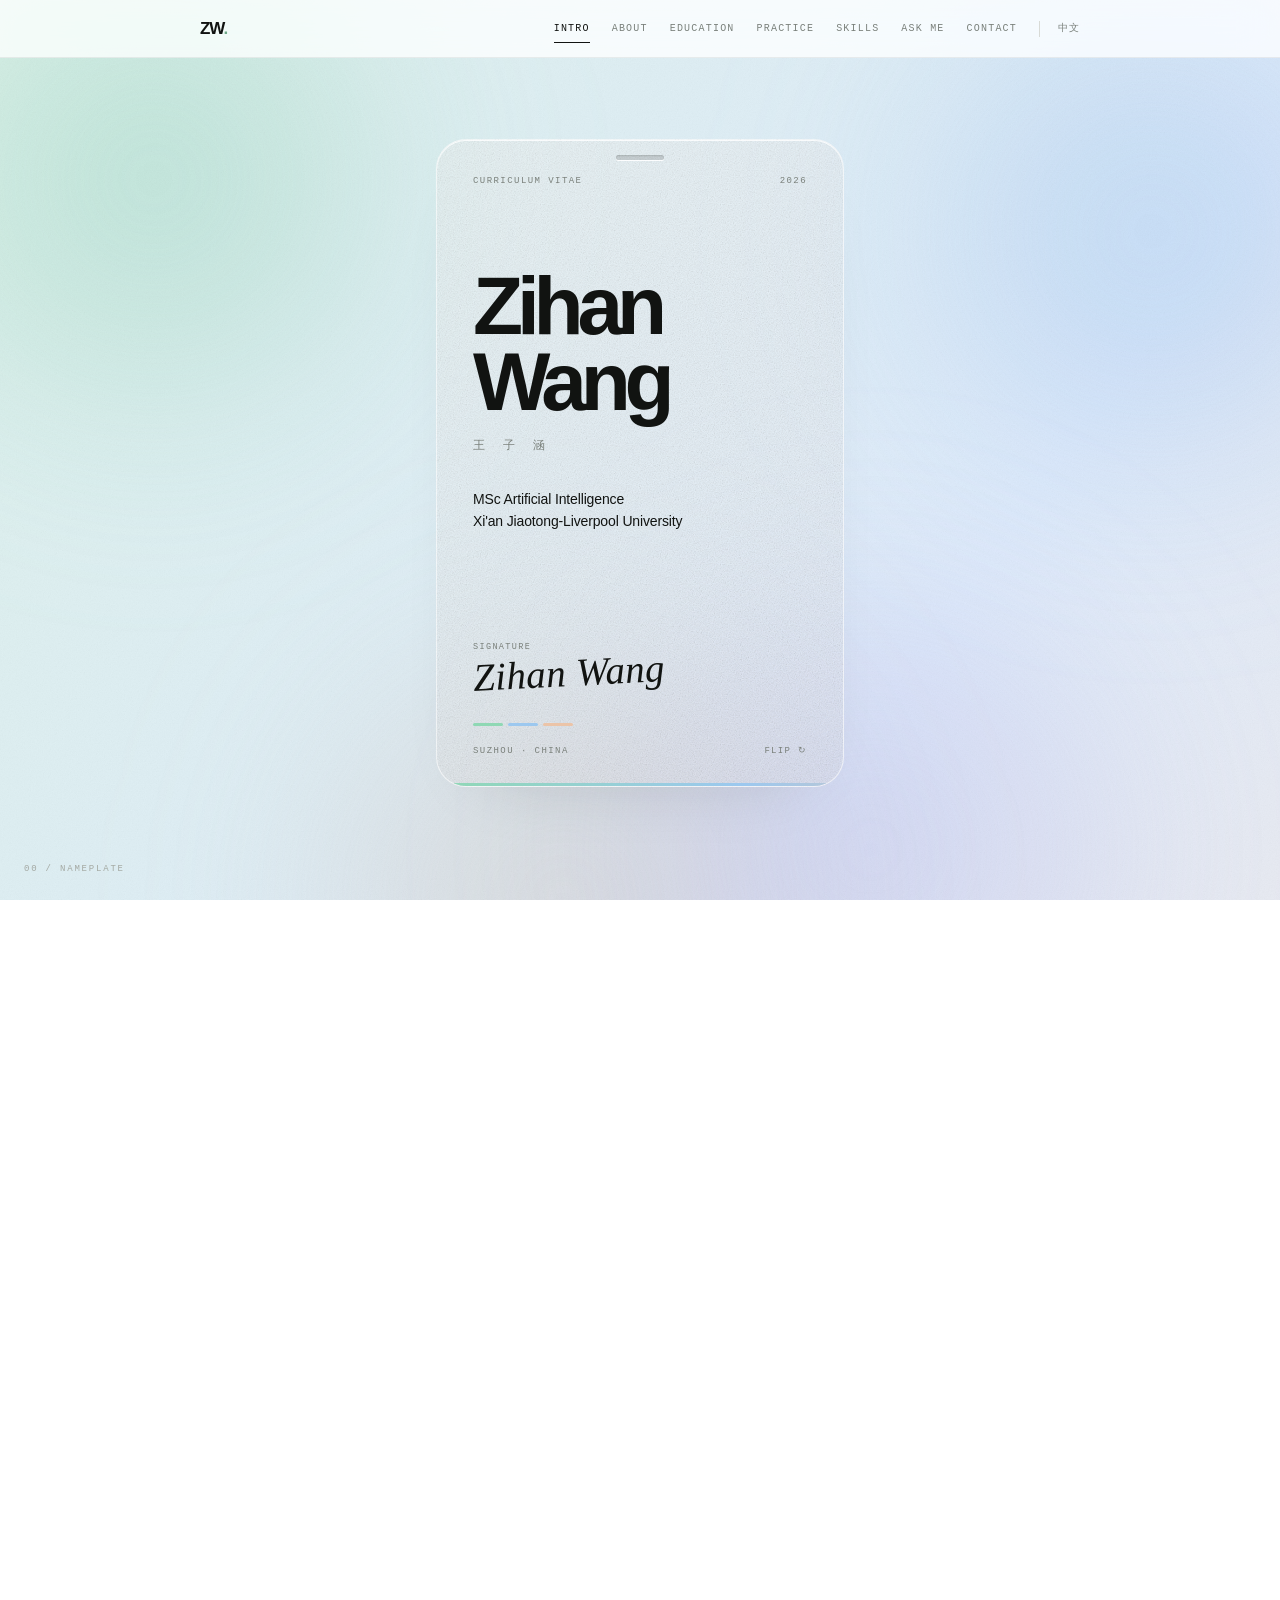
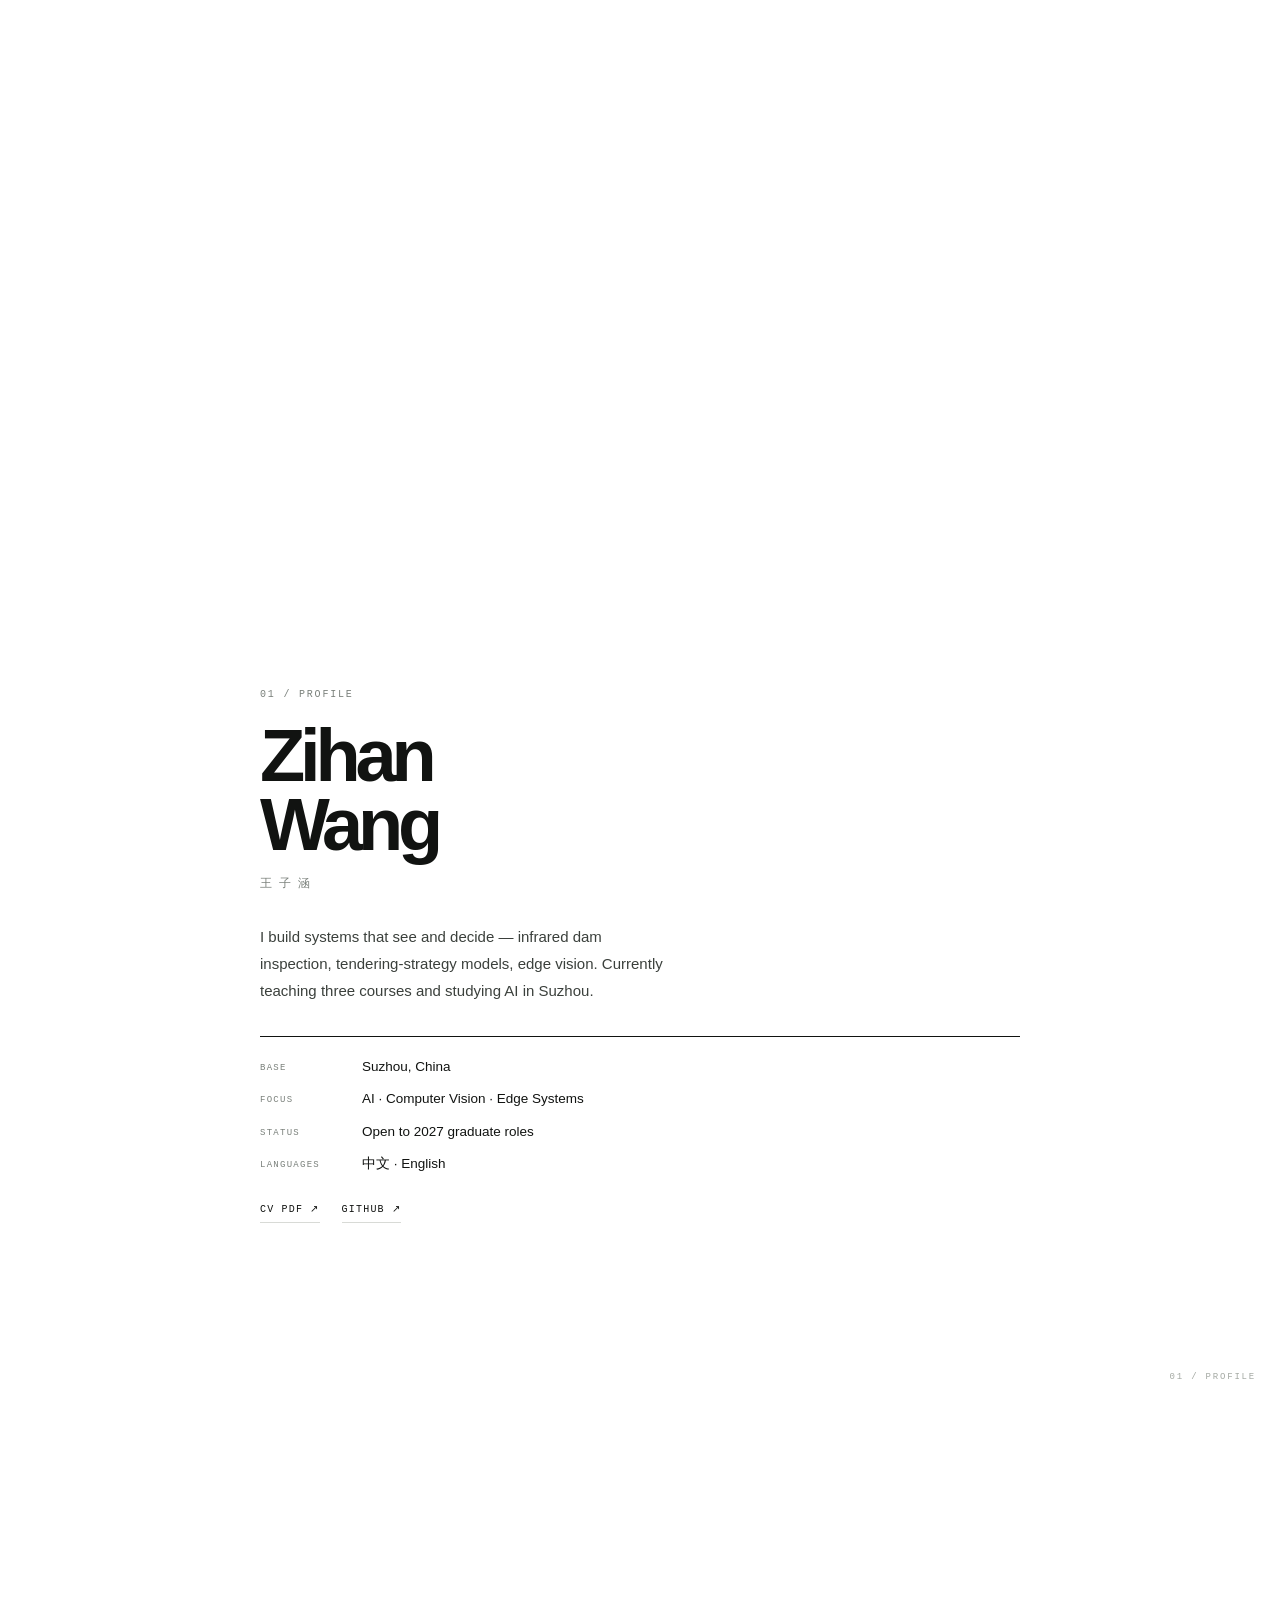
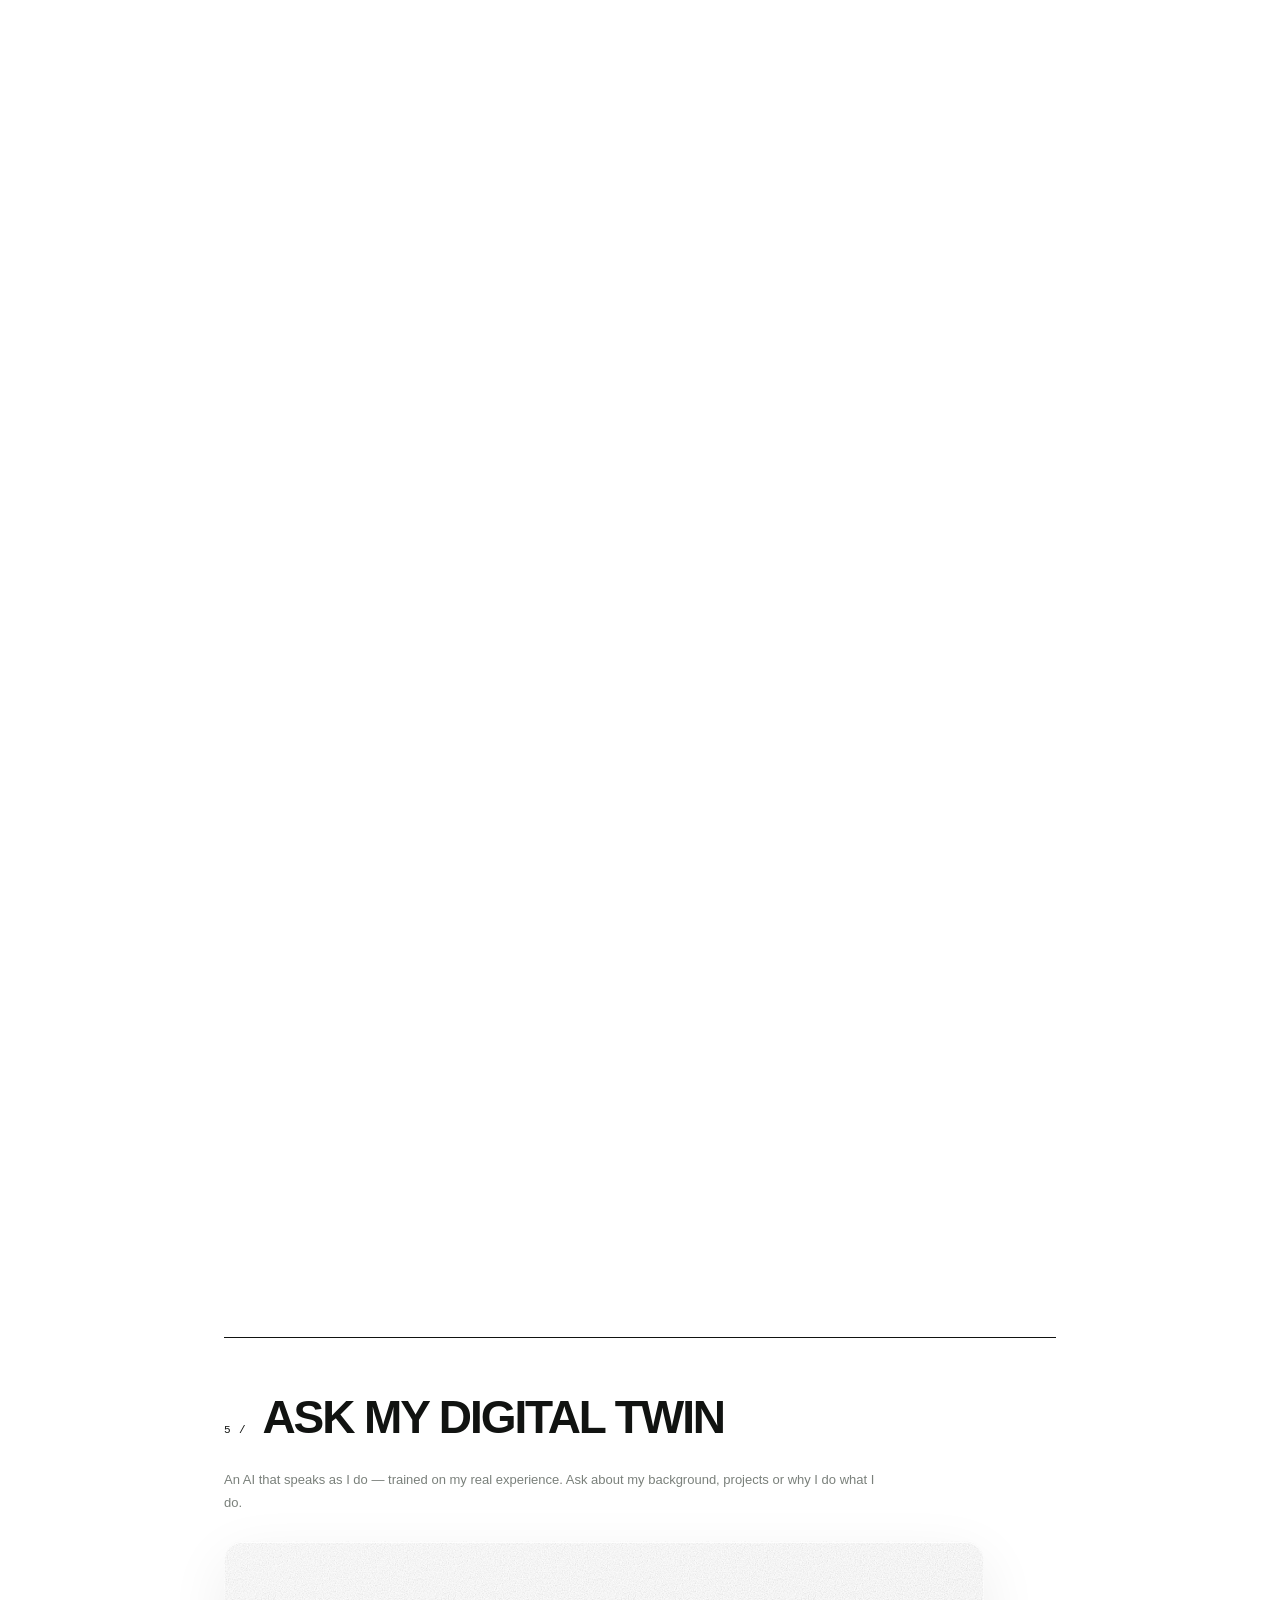
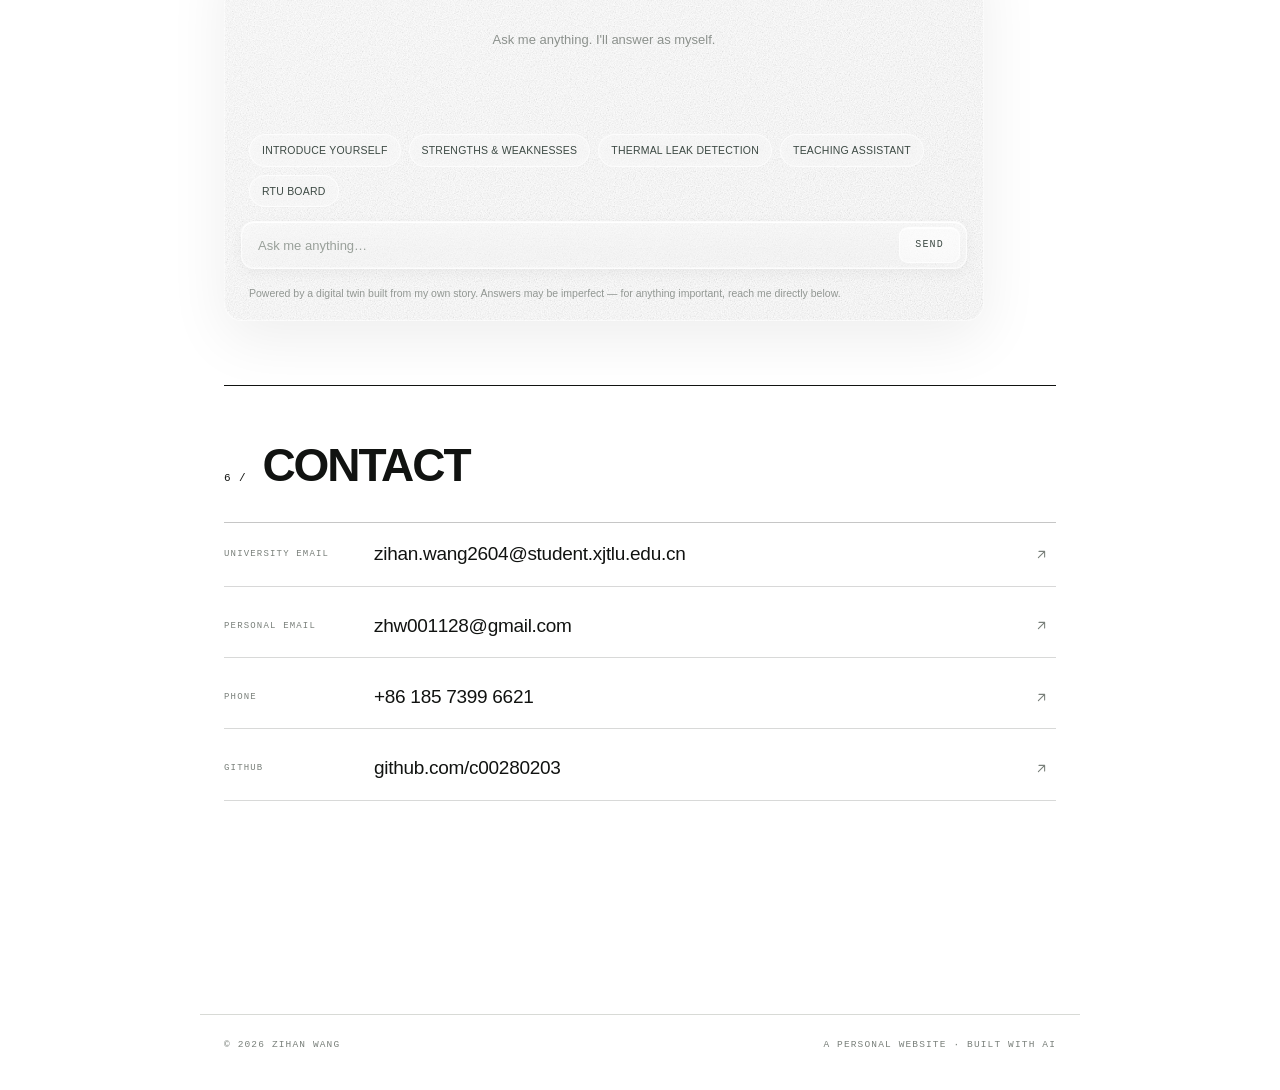
<file: index.html>
<!DOCTYPE html>
<html lang="en">
<head>
<meta charset="UTF-8">
<meta name="viewport" content="width=device-width, initial-scale=1.0, viewport-fit=cover">
<meta name="theme-color" content="#FFFFFF">
<meta name="theme-color" content="#7FA98D" media="(prefers-color-scheme: light)">
<title>Zihan Wang — Interactive CV</title>
<meta name="description" content="Zihan Wang (王子涵) — MSc Artificial Intelligence, XJTLU. A minimal, scroll-driven interactive CV.">
<link rel="manifest" href="manifest.webmanifest">
<link rel="stylesheet" href="css/3d.css?v=perfv20261126">
</head>
<body class="lang-en">

<div class="ambient" aria-hidden="true">
  <span class="glow glow-1"></span>
  <span class="glow glow-2"></span>
  <span class="glow glow-3"></span>
  <span class="glow glow-4"></span>
</div>
<div class="progress" id="progress" aria-hidden="true"></div>

<header class="top">
  <a class="brand" href="#top">ZW<span>.</span></a>
  <nav class="nav" aria-label="Sections">
    <a href="#intro" class="active"><span class="en">INTRO</span><span class="zh">开场</span></a>
    <a href="#about"><span class="en">ABOUT</span><span class="zh">关于</span></a>
    <a href="#education"><span class="en">EDUCATION</span><span class="zh">教育</span></a>
    <a href="#work"><span class="en">PRACTICE</span><span class="zh">实践</span></a>
    <a href="#skills"><span class="en">SKILLS</span><span class="zh">技能</span></a>
    <a href="#ai-twin"><span class="en">ASK ME</span><span class="zh">问我</span></a>
    <a href="#contact"><span class="en">CONTACT</span><span class="zh">联系</span></a>
  </nav>
  <div class="tools">
    <button id="lang-toggle" class="quiet" type="button" aria-label="Switch language">
      <span class="en">中文</span><span class="zh">EN</span>
    </button>
  </div>
</header>

<main id="top">

  <!-- ============ PAGE 01 / 竖版玻璃工位牌 ============ -->
  <section class="page page-one" id="intro">
    <div class="nameplate-wrap" id="nameplate">
      <div class="plate-3d" id="plate-3d">

        <!-- FRONT / 签名面 -->
        <div class="nameplate plate-front">
          <div class="plate-head">
            <span><span class="en">CURRICULUM VITAE</span><span class="zh">个人简历</span></span>
            <span>2026</span>
          </div>

          <div class="plate-core">
            <h1 class="plate-name">Zihan<br>Wang</h1>
            <p class="plate-cn">王 子 涵</p>
            <p class="plate-role">
              <span class="en">MSc Artificial Intelligence<br>Xi'an Jiaotong-Liverpool University</span>
              <span class="zh">人工智能 理学硕士<br>西交利物浦大学</span>
            </p>
          </div>

          <div class="plate-sign">
            <span><span class="en">SIGNATURE</span><span class="zh">签名</span></span>
            <strong>Zihan Wang</strong>
          </div>

          <div class="plate-rule"><i></i><i></i><i></i></div>

          <div class="plate-foot">
            <span><span class="en">SUZHOU · CHINA</span><span class="zh">中国 · 苏州</span></span>
            <button class="flip-btn" id="flip-front" type="button" aria-label="Flip the badge">
              <span class="en">FLIP ↻</span><span class="zh">翻转 ↻</span>
            </button>
          </div>
        </div>

        <!-- BACK / 数字形象面 -->
        <div class="nameplate plate-back">
          <div class="back-media">
            <div class="back-glow" aria-hidden="true"></div>
            <video id="badge-video" muted loop playsinline preload="none"
                   poster="assets/portrait/portrait-me.webp"
                   aria-label="Digital portrait of Zihan Wang">
              <source src="assets/portrait/Continuous_natural_micro_movem_2026-11-24T09-48-04.mp4" type="video/mp4">
            </video>
            <img class="portrait-fallback" src="assets/portrait/portrait-me.webp" alt="Zihan Wang">
            <button class="hotspot hs-1" type="button" data-key="identity" aria-label="Identity">01</button>
            <button class="hotspot hs-2" type="button" data-key="focus" aria-label="Focus">02</button>
            <button class="hotspot hs-3" type="button" data-key="base" aria-label="Base">03</button>
            <div class="hotspot-card" id="hotspot-card" hidden>
              <button class="hotspot-close" id="hotspot-close" type="button" aria-label="Close">×</button>
              <h3 id="hotspot-title"></h3>
              <p id="hotspot-body"></p>
            </div>
          </div>
          <div class="back-meta">
            <span class="back-label"><span class="en">DIGITAL ME / BACK SIDE</span><span class="zh">数字形象 / 背面</span></span>
            <button class="flip-btn" id="flip-back" type="button" aria-label="Flip the badge back">↻</button>
          </div>
        </div>

      </div>
    </div>
    <p class="page-tag tag-one">00 / NAMEPLATE</p>
  </section>

  <!-- ============ PAGE 02 / 简介（唯一人像在工牌背面） ============ -->
  <section class="page page-two" id="about">
    <div class="page-two-inner">
      <div class="intro-column">
        <p class="eyebrow">01 / PROFILE</p>
        <h2 class="intro-name">Zihan<br>Wang</h2>
        <p class="intro-cn">王子涵</p>
        <p class="lede">
          <span class="en">I build systems that see and decide — infrared dam inspection, tendering-strategy models, edge vision. Currently teaching three courses and studying AI in Suzhou.</span>
          <span class="zh">我做「能看、能判断」的系统：大坝红外巡检、招投标报价模型、边缘视觉。现在在苏州读人工智能，同时给三门课当助教。</span>
        </p>
        <div class="mini-grid">
          <div><span class="en">BASE</span><span class="zh">坐标</span></div>
          <p><span class="en">Suzhou, China</span><span class="zh">中国 · 苏州</span></p>
          <div><span class="en">FOCUS</span><span class="zh">方向</span></div>
          <p><span class="en">AI · Computer Vision · Edge Systems</span><span class="zh">人工智能 · 计算机视觉 · 边缘系统</span></p>
          <div><span class="en">STATUS</span><span class="zh">状态</span></div>
          <p><span class="en">Open to 2027 graduate roles</span><span class="zh">寻找 2027 届机会</span></p>
          <div><span class="en">LANGUAGES</span><span class="zh">语言</span></div>
          <p><span class="en">中文 · English</span><span class="zh">中文 · 英语</span></p>
        </div>
        <p class="links">
          <a href="assets/CV.pdf?v=nodegree20261126" target="_blank" rel="noopener"><span class="en">CV PDF ↗︎</span><span class="zh">简历 PDF ↗︎</span></a>
          <a href="https://github.com/c00280203" target="_blank" rel="noopener">GITHUB ↗︎</a>
        </p>
      </div>

    </div>
    <p class="page-tag tag-two">01 / PROFILE</p>
  </section>

  <div class="editorial">

    <!-- 2 / EDUCATION -->
    <section class="block" id="education">
      <div class="block-head">
        <span class="num">2 /</span>
        <h2><span class="en">EDUCATION</span><span class="zh">教育背景</span></h2>
      </div>
      <div class="block-grid two-col">
        <div class="grid-label"><span class="en">FIELD</span><span class="zh">专业</span></div>
        <div class="grid-value"><span class="en">Artificial Intelligence</span><span class="zh">人工智能</span></div>
        <div class="grid-label"><span class="en">BASE</span><span class="zh">地点</span></div>
        <div class="grid-value"><span class="en">Suzhou, China</span><span class="zh">中国 · 苏州</span></div>
      </div>
      <div class="rows">
        <article class="row">
          <div class="when">2026 — NOW</div>
          <div class="what">
            <h3><span class="en">Xi'an Jiaotong-Liverpool University</span><span class="zh">西交利物浦大学</span></h3>
            <p class="org"><span class="en">MSc Artificial Intelligence</span><span class="zh">人工智能 理学硕士</span></p>
          </div>
        </article>
        <article class="row">
          <div class="when">2022 — 2026</div>
          <div class="what">
            <h3><span class="en">South East Technological University</span><span class="zh">爱尔兰东南理工大学</span></h3>
            <p class="org"><span class="en">BSc (Hons) Software Development · Ireland</span><span class="zh">软件开发 荣誉学士 · 爱尔兰</span></p>
            <p><span class="en">Five years in Ireland (1-year foundation + 4-year BSc). Programming, algorithms, AI, cloud development and software architecture.</span><span class="zh">爱尔兰五年（一年预科 + 四年本科），学习编程、算法、人工智能、云开发与软件架构。</span></p>
          </div>
        </article>
      </div>
    </section>

    <!-- 3 / PRACTICE -->
    <section class="block" id="work">
      <div class="block-head">
        <span class="num">3 /</span>
        <h2><span class="en">PRACTICE</span><span class="zh">实践经历</span></h2>
        <span class="sec-note"><span class="en">8 ROLES · 2023 → NOW</span><span class="zh">8 段 · 2023 至今</span></span>
      </div>
      <div class="rows">
        <article class="row row-twin">
          <div class="when">2026.10 — 2026.11</div>
          <div class="what">
            <h3><span class="en">Digital Twin Developer</span><span class="zh">斗轮机数字孪生项目开发</span></h3>
            <p class="org"><span class="en">Changsha University of Science &amp; Technology · Bucket-wheel Reclaimer</span><span class="zh">长沙理工大学 · 斗轮机数字孪生</span></p>
            <p><span class="en">Built a digital-twin HMI for a bucket-wheel reclaimer: bound the 3D model to six motion channels — travel, slew, luff, wheel, belt and tripper — and audited axes, directions and travel limits so the on-screen animation stayed consistent with the real machine. Delivered the node-binding specification and Blender model for the client's FStudio 3D component.</span><span class="zh">为斗轮机开发数字孪生交互界面：将三维模型绑定到大车行走、回转、俯仰、斗轮、皮带与尾车六个运动通道，并校核轴心、方向与行程限位，确保界面动画与真实设备运行保持一致。向甲方交付节点绑定说明与 Blender 模型，供其 FStudio 3D 组件接入。</span></p>
            <button class="twin-open" id="twin-open" type="button" aria-haspopup="dialog">
              <span class="to-bracket" aria-hidden="true">[</span>
              <span class="to-dot" aria-hidden="true"></span>
              <span class="en">EXPLORE THE 3D MODEL</span><span class="zh">探索 3D 模型</span>
              <span class="to-arrow" aria-hidden="true"><svg class="ico" viewBox="0 0 24 24" aria-hidden="true"><path d="M7 17 17 7M8 7h9v9"/></svg></span>
              <span class="to-bracket" aria-hidden="true">]</span>
            </button>
          </div>
        </article>
        <article class="row" id="work-ta">
          <div class="when">2026.09 — 2026.12</div>
          <div class="what">
            <h3><span class="en">Teaching Assistant</span><span class="zh">课程助教</span></h3>
            <p class="org"><span class="en">Xi'an Jiaotong-Liverpool University · Suzhou</span><span class="zh">西交利物浦大学 · 苏州</span></p>
            <p><span class="en">TA for Mathematics for AI &amp; Data Science, Networking &amp; Distributed Computing, and Technology Fundamentals — 5 classes, ~150 students. Mentored lab sessions on debugging and problem-solving.</span><span class="zh">担任三门课助教，覆盖 5 个班约 150 名学生，负责实验课代码调试与问题定位辅导。</span></p>
            <button class="twin-open" id="ta-open" type="button" aria-haspopup="dialog">
              <span class="to-bracket" aria-hidden="true">[</span>
              <span class="to-dot" aria-hidden="true"></span>
              <span class="en">VIEW MENTORSHIP WORK</span><span class="zh">查看辅导作品</span>
              <span class="to-arrow" aria-hidden="true"><svg class="ico" viewBox="0 0 24 24" aria-hidden="true"><path d="M7 17 17 7M8 7h9v9"/></svg></span>
              <span class="to-bracket" aria-hidden="true">]</span>
            </button>
          </div>
        </article>
        <article class="row">
          <div class="when">2026.07 — 2026.09</div>
          <div class="what">
            <h3><span class="en">AI Algorithm Intern</span><span class="zh">AI 算法实习生</span></h3>
            <p class="org"><span class="en">Hunan Water Planning &amp; Design Institute</span><span class="zh">湖南省水务规划设计院</span></p>
            <p><span class="en">Crawled every water-resource tender on Hunan's public bidding portal since machine-led tendering — scoring weights, all bidder quotes and the winning price. Fitted a logistic regression to learn the quote bands companies favour across project types and where each project's price tends to land, then derived the quote that maximises win probability for the institute — the quote weight dominates the score. A DeepSeek layer scored company–project fit.</span><span class="zh">爬取湖南省招标网自机器管招投标以来的全部水利项目数据，含各数据权重、所有公司报价与中标价；用逻辑回归学习不同类型项目常见的报价区间与价格位置，并结合报价权重最高的规则，推算出湖南省水务院更容易中标的报价区间；另用 DeepSeek 辅助评估公司–项目匹配度。</span></p>
            <button class="twin-open" id="bid-open" type="button" aria-haspopup="dialog">
              <span class="to-bracket" aria-hidden="true">[</span>
              <span class="to-dot" aria-hidden="true"></span>
              <span class="en">VIEW TENDER MODEL</span><span class="zh">查看报价模型</span>
              <span class="to-arrow" aria-hidden="true"><svg class="ico" viewBox="0 0 24 24" aria-hidden="true"><path d="M7 17 17 7M8 7h9v9"/></svg></span>
              <span class="to-bracket" aria-hidden="true">]</span>
            </button>
          </div>
        </article>
        <article class="row">
          <div class="when">2026.06</div>
          <div class="what">
            <h3><span class="en">Simultaneous Interpreter</span><span class="zh">同声传译 / 技术翻译</span></h3>
            <p class="org"><span class="en">Oecusse Reservoir Project · Timor-Leste</span><span class="zh">东帝汶欧库西省水库项目</span></p>
            <p><span class="en">Simultaneous interpretation for high-level negotiations and bidding meetings, plus translation of a large body of water-engineering documents. Also built an interactive web visualisation for the Governor of Oecusse: real terrain flown by drone, with a rainfall slider that floods the valley so officials can see which areas would be affected.</span><span class="zh">为高层谈判与投标会议提供同声传译，并翻译大量水利工程技术文档。另为欧库西省长制作了交互式洪水可视化网页：以无人机航拍区域构建真实地形，拖动降雨滑块即可淹没河谷，直观看到哪些地区会受到影响。</span></p>
            <button class="twin-open" id="oec-open" type="button" aria-haspopup="dialog">
              <span class="to-bracket" aria-hidden="true">[</span>
              <span class="to-dot" aria-hidden="true"></span>
              <span class="en">EXPLORE THE FLOOD MODEL</span><span class="zh">查看洪水模拟</span>
              <span class="to-arrow" aria-hidden="true"><svg class="ico" viewBox="0 0 24 24" aria-hidden="true"><path d="M7 17 17 7M8 7h9v9"/></svg></span>
              <span class="to-bracket" aria-hidden="true">]</span>
            </button>
          </div>
        </article>
        <article class="row">
          <div class="when">2025.06 — 2025.09</div>
          <div class="what">
            <h3><span class="en">Edge Computing R&amp;D Intern</span><span class="zh">边缘计算研发实习生</span></h3>
            <p class="org"><span class="en">Hunan Water Planning &amp; Design Institute</span><span class="zh">湖南省水务规划设计院</span></p>
            <p><span class="en">Proposed migrating legacy RTU systems from MCUs to high-performance CPUs; embedded a CV model monitoring dam water levels, with final gate decisions kept by staff.</span><span class="zh">提出 RTU 从 MCU 升级到高性能 CPU 的架构方案，嵌入视觉模型监测水位，开闸决定权仍由工作人员掌握。</span></p>
            <button class="twin-open" id="rtu-open" type="button" aria-haspopup="dialog">
              <span class="to-bracket" aria-hidden="true">[</span><span class="to-dot" aria-hidden="true"></span>
              <span class="en">EXPLORE THE RTU BOARD</span><span class="zh">查看 RTU 电路板</span>
              <span class="to-arrow" aria-hidden="true"><svg class="ico" viewBox="0 0 24 24" aria-hidden="true"><path d="M7 17 17 7M8 7h9v9"/></svg></span><span class="to-bracket" aria-hidden="true">]</span>
            </button>
          </div>
        </article>
        <article class="row">
          <div class="when">2025.02 — 2025.06</div>
          <div class="what">
            <h3><span class="en">AI + Drone Research Intern</span><span class="zh">AI + 无人机巡检研究实习生</span></h3>
            <p class="org"><span class="en">Zhicheng Huishang Info Tech · Dam Safety Center</span><span class="zh">湖南智城慧商 · 大坝安全中心</span></p>
            <p><span class="en">Used infrared temperature differences to find seepage and piping invisible in visible light — a new angle for image recognition beyond RGB. Fused RGB to filter vegetation and water, then read RTK coordinates from drone imagery, plotted them on maps, and let crews navigate straight to each problem point.</span><span class="zh">用红外温差定位可见光下看不见的渗漏与管涌，为图像识别提供了可见光之外的新角度；融合可见光排除植被与水体干扰，再从无人机图像读取 RTK 经纬度落到地图上，让工作人员直接导航到问题点。</span></p>
            <button class="twin-open" id="drone-open" type="button" aria-haspopup="dialog">
              <span class="to-bracket" aria-hidden="true">[</span><span class="to-dot" aria-hidden="true"></span>
              <span class="en">EXPLORE INFRARED INSPECTION</span><span class="zh">查看红外巡检成果</span>
              <span class="to-arrow" aria-hidden="true"><svg class="ico" viewBox="0 0 24 24" aria-hidden="true"><path d="M7 17 17 7M8 7h9v9"/></svg></span><span class="to-bracket" aria-hidden="true">]</span>
            </button>
          </div>
        </article>
        <article class="row">
          <div class="when">2024.06 — 2024.08</div>
          <div class="what">
            <h3><span class="en">Software Architecture &amp; UI Design Intern</span><span class="zh">软件架构与 UI 设计实习生</span></h3>
            <p class="org"><span class="en">Zhongxiang Intelligent Construction</span><span class="zh">中湘智能建造 · 中台部门</span></p>
            <p><span class="en">In the middle-platform operations team, we set out to build one ERP. Vendors kept showing us software that looked ugly and felt stiff — so we designed the interactions ourselves.</span><span class="zh">在中台运营部门，公司希望开发一套统一的 ERP；咨询过多家公司，做出来的软件都很丑、交互很差，于是我们决定自己设计交互。</span></p>
            <button class="twin-open" id="ux-open" type="button" aria-haspopup="dialog">
              <span class="to-bracket" aria-hidden="true">[</span><span class="to-dot" aria-hidden="true"></span>
              <span class="en">EXPLORE THE INTERACTIONS</span><span class="zh">查看交互设计成果</span>
              <span class="to-arrow" aria-hidden="true"><svg class="ico" viewBox="0 0 24 24" aria-hidden="true"><path d="M7 17 17 7M8 7h9v9"/></svg></span><span class="to-bracket" aria-hidden="true">]</span>
            </button>
          </div>
        </article>
        <article class="row">
          <div class="when">2023.06 — 2023.08</div>
          <div class="what">
            <h3><span class="en">Embedded Systems Intern</span><span class="zh">嵌入式系统实习生</span></h3>
            <p class="org"><span class="en">Zhicheng Huishang Information Technology</span><span class="zh">湖南智城慧商信息技术</span></p>
            <p><span class="en">Hands-on STM32 work; developed and debugged stepper-motor control logic — reading the motor as an assembly of stator windings, rotor and bearings rather than a black box.</span><span class="zh">实操 STM32，开发并调试步进电机控制逻辑；把电机拆成定子绕组、转子与轴承来理解，而不是当一个黑盒。</span></p>
            <button class="twin-open" id="stepper-open" type="button" aria-haspopup="dialog">
              <span class="to-bracket" aria-hidden="true">[</span><span class="to-dot" aria-hidden="true"></span>
              <span class="en">EXPLORE THE MOTOR</span><span class="zh">查看电机结构</span>
              <span class="to-arrow" aria-hidden="true"><svg class="ico" viewBox="0 0 24 24" aria-hidden="true"><path d="M7 17 17 7M8 7h9v9"/></svg></span><span class="to-bracket" aria-hidden="true">]</span>
            </button>
          </div>
        </article>
      </div>
    </section>

    <!-- 4 / SKILLS -->
    <section class="block" id="skills">
      <div class="block-head">
        <span class="num">4 /</span>
        <h2><span class="en">SKILLS</span><span class="zh">技能</span></h2>
      </div>
      <div class="skill-grid">
        <article class="skill-tile">
          <div class="skill-tile-top">
            <span class="skill-index">01</span>
            <h3><span class="en">CODE</span><span class="zh">编程</span></h3>
            <span class="skill-mark"><svg class="ico" viewBox="0 0 24 24" aria-hidden="true"><path d="M18 3a3 3 0 0 0-3 3v12a3 3 0 1 0 3-3H6a3 3 0 1 0 3 3V6a3 3 0 1 0-3 3h12"/></svg></span>
          </div>
          <div class="skill-chips">
            <span class="chip">Python</span><span class="chip">Java</span><span class="chip">C++</span>
            <span class="chip">PyTorch</span><span class="chip">YOLO</span><span class="chip">OpenCV</span>
            <span class="chip">DeepSeek API</span><span class="chip">Trae Agent</span><span class="chip">STM32</span>
            <span class="chip">UI/UX</span>
          </div>
        </article>

        <article class="skill-tile">
          <div class="skill-tile-top">
            <span class="skill-index">02</span>
            <h3><span class="en">AI / ML</span><span class="zh">人工智能</span></h3>
            <span class="skill-mark"><svg class="ico" viewBox="0 0 24 24" aria-hidden="true"><path d="M12 2v20M4.93 4.93l14.14 14.14M2 12h20M4.93 19.07 19.07 4.93"/></svg></span>
          </div>
          <div class="skill-chips">
            <span class="chip"><span class="en">Machine learning</span><span class="zh">机器学习</span></span>
            <span class="chip"><span class="en">Logistic regression</span><span class="zh">逻辑回归</span></span>
            <span class="chip"><span class="en">Deep learning</span><span class="zh">深度学习</span></span>
            <span class="chip"><span class="en">Regression</span><span class="zh">回归分析</span></span>
            <span class="chip"><span class="en">Mean reversion</span><span class="zh">均值回归</span></span>
            <span class="chip"><span class="en">Time-series</span><span class="zh">时间序列</span></span>
            <span class="chip"><span class="en">Data mining</span><span class="zh">数据挖掘</span></span>
          </div>
        </article>

        <article class="skill-tile skill-tile-wide">
          <div class="skill-tile-top">
            <span class="skill-index">03</span>
            <h3><span class="en">COMMUNITY</span><span class="zh">社区</span></h3>
            <span class="skill-mark"><svg class="ico" viewBox="0 0 24 24" aria-hidden="true"><path d="M7 17 17 7M8 7h9v9"/></svg></span>
          </div>
          <div class="skill-chips">
            <span class="chip"><span class="en">SETU student liaison</span><span class="zh">SETU 学生联络人</span></span>
            <span class="chip"><span class="en">International Day · Chinese pavilion</span><span class="zh">国际日 · 中国展台</span></span>
            <span class="chip"><span class="en">Lead organiser · 2025 &amp; 2026</span><span class="zh">主组织者 · 2025 &amp; 2026</span></span>
          </div>
        </article>
      </div>
    </section>

    <!-- 5 / AI DIGITAL TWIN -->
    <section class="block" id="ai-twin">
      <div class="block-head">
        <span class="num">5 /</span>
        <h2><span class="en">ASK MY DIGITAL TWIN</span><span class="zh">问问我的数字孪生</span></h2>
      </div>
      <p class="ai-twin-intro">
        <span class="en">An AI that speaks as I do — trained on my real experience. Ask about my background, projects or why I do what I do.</span>
        <span class="zh">一个用我的口吻说话的 AI —— 基于我的真实经历。可以问我的背景、项目，或者我为什么这么做。</span>
      </p>

      <div class="ai-twin-shell">
        <div class="ai-twin-chat" id="ai-twin-chat" aria-live="polite">
          <div class="ai-twin-empty" id="ai-twin-empty">
            <span class="en">Ask me anything. I'll answer as myself.</span>
            <span class="zh">随便问我点什么，我会以「我」的口吻回答。</span>
          </div>
        </div>

        <div class="ai-twin-quick" id="ai-twin-quick">
          <button type="button" data-q-en="Introduce yourself in your own words." data-q-zh="用你自己的话介绍一下你自己。"><span class="en">INTRODUCE YOURSELF</span><span class="zh">自我介绍</span></button>
          <button type="button" data-q-en="What is your strongest advantage, and what is your weakness?" data-q-zh="你最大的优势和缺点分别是什么？"><span class="en">STRENGTHS &amp; WEAKNESSES</span><span class="zh">优势与缺点</span></button>
          <button type="button" data-q-en="Tell me about using drone thermal imaging to detect leaks." data-q-zh="讲讲你用无人机热成像识别渗漏的经历。"><span class="en">THERMAL LEAK DETECTION</span><span class="zh">热成像渗漏识别</span></button>
          <button type="button" data-q-en="Tell me about your teaching assistant experience." data-q-zh="讲讲你的助教经历。"><span class="en">TEACHING ASSISTANT</span><span class="zh">助教经历</span></button>
          <button type="button" data-q-en="Tell me about the RTU board you helped design." data-q-zh="讲讲你参与设计的 RTU 主板。"><span class="en">RTU BOARD</span><span class="zh">RTU 主板</span></button>
        </div>

        <div class="ai-twin-compose" id="ai-twin-compose">
          <span class="ai-twin-status" id="ai-twin-status" aria-hidden="true"></span>
          <input id="ai-twin-input" type="text" autocomplete="off"
                 placeholder="Ask me anything…"
                 data-ph-en="Ask me anything…"
                 data-ph-zh="问我任何问题…" />
          <button id="ai-twin-send" type="button" aria-label="Send">
            <span class="en">SEND</span><span class="zh">发送</span>
          </button>
        </div>
        <p class="ai-twin-note">
          <span class="en">Powered by a digital twin built from my own story. Answers may be imperfect — for anything important, reach me directly below.</span>
          <span class="zh">由基于我个人经历构建的数字孪生驱动。回答未必完美 —— 重要事项请直接在下方联系我。</span>
        </p>
      </div>
    </section>

    <!-- 6 / CONTACT -->
    <section class="block" id="contact">
      <div class="block-head">
        <span class="num">6 /</span>
        <h2><span class="en">CONTACT</span><span class="zh">联系我</span></h2>
      </div>
      <div class="contact-grid">
        <a class="contact-row" href="mailto:zihan.wang2604@student.xjtlu.edu.cn">
          <span class="contact-name"><span class="en">UNIVERSITY EMAIL</span><span class="zh">学校邮箱</span></span>
          <span class="contact-value">zihan.wang2604@student.xjtlu.edu.cn</span>
          <span class="contact-arrow"><svg class="ico" viewBox="0 0 24 24" aria-hidden="true"><path d="M7 17 17 7M8 7h9v9"/></svg></span>
        </a>
        <a class="contact-row" href="mailto:zhw001128@gmail.com">
          <span class="contact-name"><span class="en">PERSONAL EMAIL</span><span class="zh">个人邮箱</span></span>
          <span class="contact-value">zhw001128@gmail.com</span>
          <span class="contact-arrow"><svg class="ico" viewBox="0 0 24 24" aria-hidden="true"><path d="M7 17 17 7M8 7h9v9"/></svg></span>
        </a>
        <a class="contact-row" href="tel:+8618573996621">
          <span class="contact-name"><span class="en">PHONE</span><span class="zh">电话</span></span>
          <span class="contact-value">+86 185 7399 6621</span>
          <span class="contact-arrow"><svg class="ico" viewBox="0 0 24 24" aria-hidden="true"><path d="M7 17 17 7M8 7h9v9"/></svg></span>
        </a>
        <a class="contact-row" href="https://github.com/c00280203" target="_blank" rel="noopener">
          <span class="contact-name"><span class="en">GITHUB</span><span class="zh">代码仓库</span></span>
          <span class="contact-value">github.com/c00280203</span>
          <span class="contact-arrow"><svg class="ico" viewBox="0 0 24 24" aria-hidden="true"><path d="M7 17 17 7M8 7h9v9"/></svg></span>
        </a>
      </div>
      <p class="copy-tip" id="copy-tip" aria-live="polite"></p>
    </section>

  </div>
</main>

<footer class="foot">
  <span>© 2026 ZIHAN WANG</span>
  <span><span class="en">A PERSONAL WEBSITE · BUILT WITH AI</span><span class="zh">个人网站 · AI 辅助制作</span></span>
</footer>

<!-- ============ 斗轮机数字孪生 · 玻璃详情卡 ============ -->
<div class="twin-overlay" id="twin-overlay" aria-hidden="true">
  <div class="twin-card" id="twin-card" role="dialog" aria-modal="true" aria-labelledby="twin-title" tabindex="-1">
    <button class="twin-close" id="twin-close" type="button" aria-label="Close">×</button>

    <div class="twin-head">
      <h2 id="twin-title"><span class="en">Bucket-wheel Reclaimer · Digital Twin</span><span class="zh">斗轮机数字孪生交互界面</span></h2>
      <p class="twin-sub"><span class="en">Changsha University of Science &amp; Technology · 2026.10</span><span class="zh">长沙理工大学 · 2026.10</span></p>
    </div>

    <div class="twin-main">
      <div class="twin-left">
        <div class="twin-view" id="twin-view">
          <div class="twin-loading" id="twin-loading"><span class="en">LOADING 3D MODEL…</span><span class="zh">正在加载 3D 模型…</span></div>
        </div>
        <p class="twin-hint"><span class="en">DRAG TO ROTATE · SCROLL DOWN TO CLOSE</span><span class="zh">拖动旋转 · 下滑收起</span></p>
      </div>

      <div class="twin-right">
        <p><span class="en">Tap a topic to explore the model.</span><span class="zh">点选主题，查看模型细节。</span></p>
        <ul class="twin-tags">
          <li><button type="button" class="on" data-view="0"><span class="en">01 &nbsp; OVERVIEW</span><span class="zh">01 &nbsp; 整体结构</span></button></li>
          <li><button type="button" data-view="1"><span class="en">02 &nbsp; BUCKET WHEEL</span><span class="zh">02 &nbsp; 斗轮细节</span></button></li>
          <li><button type="button" data-view="2"><span class="en">03 &nbsp; SIDE VIEW</span><span class="zh">03 &nbsp; 侧面视角</span></button></li>
          <li><button type="button" data-demo="slew"><span class="en">04 &nbsp; SLEW DEMO</span><span class="zh">04 &nbsp; 吊臂转动演示</span></button></li>
          <li><button type="button" data-demo="luff"><span class="en">05 &nbsp; LUFF DEMO</span><span class="zh">05 &nbsp; 吊臂抬起演示</span></button></li>
        </ul>
      </div>
    </div>
  </div>
</div>

<!-- ============ TA 辅导作品 · 毛玻璃作品集卡 ============ -->
<div class="ta-overlay" id="ta-overlay" aria-hidden="true">
  <div class="ta-card" id="ta-card" role="dialog" aria-modal="true" aria-labelledby="ta-title" tabindex="-1">
    <button class="ta-close" id="ta-close" type="button" aria-label="Close">×</button>
    <div class="ta-head">
      <span class="ta-kicker"><span class="en">MENTORSHIP / 2026</span><span class="zh">辅导作品 / 2026</span></span>
      <h2 id="ta-title"><span class="en">What I built for students</span><span class="zh">我帮同学做的东西</span></h2>
      <p class="ta-sub"><span class="en">Five real course projects — click to explore</span><span class="zh">五个真实课程项目 — 点选查看</span></p>
    </div>
    <div class="ta-body">
      <div class="ta-stage">
        <div class="ta-shot" id="ta-shot"></div>
      </div>
      <div class="ta-info">
        <ul class="ta-list" id="ta-list">
          <li><button type="button" class="on" data-ta="0"><span class="ta-n">01</span><span class="en">Knowledge Hub</span><span class="zh">知识检索系统</span></button></li>
          <li><button type="button" data-ta="1"><span class="ta-n">02</span><span class="en">Data Analysis</span><span class="zh">数据分析辅导</span></button></li>
          <li><button type="button" data-ta="2"><span class="ta-n">03</span><span class="en">SubmitCheck · Student</span><span class="zh">作业提交 · 学生端</span></button></li>
          <li><button type="button" data-ta="3"><span class="ta-n">04</span><span class="en">SubmitCheck · Teacher</span><span class="zh">作业提交 · 教师端</span></button></li>
          <li><button type="button" data-ta="4"><span class="ta-n">05</span><span class="en">Clario</span><span class="zh">学习规划网站</span></button></li>
        </ul>
        <div class="ta-detail" id="ta-detail">
          <p class="ta-role"><span class="en">FULL-STACK · COURSEWORK PROTOTYPE</span><span class="zh">全栈 · 课程项目原型</span></p>
          <p class="ta-desc" id="ta-desc"></p>
          <div class="ta-stack" id="ta-stack"></div>
        </div>
        <div class="ta-controls">
          <span class="ta-hint"><span class="en">AUTO PLAY · TAP AGAIN TO RESUME</span><span class="zh">自动轮播 · 再点一次继续</span></span>
          <span class="ta-count" id="ta-count">01 / 05</span>
        </div>
      </div>
    </div>
  </div>
</div>

<!-- ============ 招投标报价模型 · 玻璃详情卡 ============ -->
<div class="ta-overlay" id="bid-overlay" aria-hidden="true">
  <div class="ta-card" id="bid-card" role="dialog" aria-modal="true" aria-labelledby="bid-title" tabindex="-1">
    <button class="ta-close" id="bid-close" type="button" aria-label="Close">×</button>
    <div class="ta-head">
      <span class="ta-kicker"><span class="en">TENDER INTELLIGENCE / 2026</span><span class="zh">招投标算法 / 2026</span></span>
      <h2 id="bid-title"><span class="en">Modelling the winning quote</span><span class="zh">预测更容易中标的报价</span></h2>
      <p class="ta-sub"><span class="en">Hunan “Six-Random, Five-Interval” water-resource tenders · logistic regression</span><span class="zh">湖南「六随机五区间」水利招投标 · 逻辑回归</span></p>
    </div>
    <div class="ta-body">
      <div class="ta-stage">
        <div class="ta-shot" id="bid-shot"></div>
      </div>
      <div class="ta-info">
        <ul class="ta-list" id="bid-list">
          <li><button type="button" class="on" data-bid="0"><span class="ta-n">01</span><span class="en">Quote bands</span><span class="zh">报价区间分布</span></button></li>
          <li><button type="button" data-bid="1"><span class="ta-n">02</span><span class="en">Logistic regression</span><span class="zh">逻辑回归曲线</span></button></li>
          <li><button type="button" data-bid="2"><span class="ta-n">03</span><span class="en">Recommended quote</span><span class="zh">最优报价建议</span></button></li>
        </ul>
        <div class="ta-detail" id="bid-detail">
          <p class="ta-role"><span class="en">DATA · CRAWLER · LOGISTIC REGRESSION</span><span class="zh">数据 · 爬虫 · 逻辑回归</span></p>
          <p class="ta-desc" id="bid-desc"></p>
          <div class="ta-stack" id="bid-stack"></div>
        </div>
        <div class="ta-controls">
          <span class="ta-hint"><span class="en">AUTO PLAY · TAP AGAIN TO RESUME</span><span class="zh">自动轮播 · 再点一次继续</span></span>
          <span class="ta-count" id="bid-count">01 / 03</span>
        </div>
      </div>
    </div>
  </div>
</div>

<!-- ============ 欧库西洪水模拟 · 玻璃详情卡 ============ -->
<div class="ta-overlay" id="oec-overlay" aria-hidden="true">
  <div class="ta-card oec-card" id="oec-card" role="dialog" aria-modal="true" aria-labelledby="oec-title" tabindex="-1">
    <button class="ta-close" id="oec-close" type="button" aria-label="Close">×</button>
    <div class="ta-head">
      <span class="ta-kicker"><span class="en">OECUSSE · TIMOR-LESTE / 2026</span><span class="zh">东帝汶欧库西 / 2026</span></span>
      <h2 id="oec-title"><span class="en">Seeing the flood before it happens</span><span class="zh">在洪水到来之前看见它</span></h2>
      <p class="ta-sub"><span class="en">Terrain from drone survey · drag to orbit · raise the rainfall to see which areas flood</span><span class="zh">无人机航测地形 · 拖拽旋转 · 拉高降雨量查看哪些地区被淹</span></p>
    </div>
    <div class="ta-body oec-body">
      <div class="ta-stage">
        <div class="oec-stage" id="oec-stage">
          <div class="oec-loading" id="oec-loading"><span class="oec-spin"></span><span class="en">Loading terrain…</span><span class="zh">正在加载地形…</span></div>
          <div class="oec-badge" id="oec-status">LOADING</div>
        </div>
        <div class="oec-controls">
          <div class="oec-slider-row">
            <label for="oec-rain"><span class="en">Rainfall</span><span class="zh">降雨量</span></label>
            <input type="range" id="oec-rain" min="0" max="200" step="0.5" value="158.5" />
            <span class="oec-rain-val"><b id="oec-rain-value">158.5</b> mm/day</span>
          </div>
          <div class="oec-legend">
            <span><i class="oec-sw flood"></i><span class="en">Flood zone</span><span class="zh">淹没区</span></span>
            <span><i class="oec-sw river"></i><span class="en">River</span><span class="zh">河流</span></span>
            <span><i class="oec-sw point"></i><span class="en">Surveyed sites</span><span class="zh">航测地点</span></span>
          </div>
        </div>
      </div>
      <div class="ta-info">
        <ul class="ta-list" id="oec-list">
          <li><button type="button" class="on" data-oec="0"><span class="ta-n">01</span><span class="en">The brief</span><span class="zh">任务背景</span></button></li>
          <li><button type="button" data-oec="1"><span class="ta-n">02</span><span class="en">Drone-surveyed terrain</span><span class="zh">无人机航测地形</span></button></li>
          <li><button type="button" data-oec="2"><span class="ta-n">03</span><span class="en">Flood simulation</span><span class="zh">洪水演进模拟</span></button></li>
          <li><button type="button" data-oec="3"><span class="ta-n">04</span><span class="en">For decision-makers</span><span class="zh">面向决策者</span></button></li>
        </ul>
        <div class="ta-detail">
          <p class="ta-role"><span class="en">INTERPRETER · WEB VISUALISATION</span><span class="zh">技术翻译 · 可视化网页</span></p>
          <p class="ta-desc" id="oec-desc"></p>
          <div class="ta-stack" id="oec-stack"></div>
        </div>
        <div class="oec-tip"><span class="en">↻ Drag to rotate · scroll to zoom · slide to flood</span><span class="zh">↻ 拖拽旋转 · 滚轮缩放 · 滑块涨水</span></div>
      </div>
    </div>
  </div>
</div>

<!-- ============ RTU 边缘计算 · 3D 装配玻璃详情卡 ============ -->
<div class="ta-overlay rtu-overlay" id="rtu-overlay" aria-hidden="true">
  <div class="ta-card rtu-card" id="rtu-card" role="dialog" aria-modal="true" aria-labelledby="rtu-title" tabindex="-1">
    <button class="ta-close" id="rtu-close" type="button" aria-label="Close">×</button>
    <div class="ta-head">
      <span class="ta-kicker"><span class="en">EDGE COMPUTING · RTU / 2025</span><span class="zh">边缘计算 · RTU / 2025</span></span>
      <h2 id="rtu-title"><span class="en">From remote terminal to edge intelligence</span><span class="zh">从远程终端到边缘智能</span></h2>
    </div>
    <div class="rtu-body">
      <div class="rtu-stage" id="rtu-stage">
        <div class="rtu-badge" id="rtu-status">LOADING</div>
        <div class="rtu-cue" id="rtu-cue"><span class="en">↓ SCROLL TO ASSEMBLE</span><span class="zh">↓ 下滑装配</span></div>
      </div>
      <p class="rtu-brief"><span class="en">I re-architected a legacy RTU around a high-performance CPU so the board runs an on-device vision model — reading water level at the edge and sending only the result to the control centre, while a human keeps the final call on opening a gate.</span><span class="zh">我把原有以小型 MCU 为核心的 RTU 重构到高性能 CPU 架构，让板子本身就能跑视觉模型：在边缘判读水位，只把结果回传控制中心，开闸的最终决定仍由工作人员做出。</span></p>
    </div>
  </div>
</div>

<!-- ============ AI + Drone · 红外巡检轮播卡（复用 TA 卡骨架 + 点击测温 + 上传定位） ============ -->
<div class="ta-overlay" id="drone-overlay" aria-hidden="true">
  <div class="ta-card drone-card" id="drone-card" role="dialog" aria-modal="true" aria-labelledby="drone-title" tabindex="-1">
    <button class="ta-close" id="drone-close" type="button" aria-label="Close">×</button>
    <div class="ta-head">
      <span class="ta-kicker"><span class="en">INFRARED INSPECTION / 2025</span><span class="zh">红外巡检 / 2025</span></span>
      <h2 id="drone-title"><span class="en">Seeing what the eye cannot see</span><span class="zh">看见肉眼看不见的渗漏</span></h2>
    </div>
    <div class="ta-body drone-body">
      <div class="ta-stage">
        <div class="ta-shot drone-shot" id="drone-shot">
          <img class="show" data-view="visible" data-src="assets/drone/visible-render.webp?v=drone17v20261126" alt="Visible-light dam photo — seepage invisible" loading="lazy">
          <img data-view="thermal" data-src="assets/drone/thermal-render.webp?v=drone17v20261126" alt="Thermal image — cooler seepage band revealed" loading="lazy">
          <img data-view="user" id="drone-user-img" alt="Your uploaded image" hidden>
          <div class="drone-probe" id="drone-probe" aria-hidden="true"><i class="drone-probe-cross"></i><span class="drone-probe-val" id="drone-probe-val"></span></div>
        </div>
      </div>
      <div class="ta-info">
        <ul class="ta-list" id="drone-list">
          <li><button type="button" class="on" data-drone="0"><span class="ta-n">01</span><span class="en">Visible light</span><span class="zh">可见光</span></button></li>
          <li><button type="button" data-drone="1"><span class="ta-n">02</span><span class="en">Infrared</span><span class="zh">红外</span></button></li>
        </ul>
        <div class="ta-detail">
          <p class="ta-role" id="drone-role"></p>
          <p class="ta-desc" id="drone-desc"></p>
        </div>
        <div class="ta-controls">
          <span class="ta-count" id="drone-count">01 / 02</span>
        </div>
      </div>
      <div class="drone-upload">
        <div class="drone-upload-line">
          <label class="drone-file" for="drone-file" id="drone-drop">
            <svg class="drone-file-ico" viewBox="0 0 24 24" fill="none" stroke="currentColor" stroke-width="1.7" stroke-linecap="round" stroke-linejoin="round" aria-hidden="true">
              <path d="M12 16V4m0 0-4 4m4-4 4 4"/>
              <path d="M4 15v3a2 2 0 0 0 2 2h12a2 2 0 0 0 2-2v-3"/>
            </svg>
            <span class="drone-file-txt"><span class="en">Upload image</span><span class="zh">上传图像</span></span>
          </label>
          <input type="file" id="drone-file" accept="image/*" hidden>
          <span class="drone-readout" id="drone-readout" aria-live="polite"></span>
        </div>
        <p class="drone-diag" id="drone-diag" hidden></p>
        <p class="drone-nav-note" id="drone-nav-note"><span class="en">We also work on image-based navigation — any photo with coordinates kept in its metadata can be opened straight in a map. Upload one to try it.</span><span class="zh">我们也做图像导航 — 只要图片里保留经纬度元数据，就可以直接在地图中打开。上传一张即可体验。</span></p>
        <div class="drone-maps" id="drone-maps" aria-disabled="true" hidden>
          <a href="#" target="_blank" rel="noopener" data-map="amap" aria-disabled="true"><span class="en">Amap</span><span class="zh">高德</span></a>
          <a href="#" target="_blank" rel="noopener" data-map="baidu" aria-disabled="true"><span class="en">Baidu</span><span class="zh">百度</span></a>
          <a href="#" target="_blank" rel="noopener" data-map="google" aria-disabled="true">Google</a>
          <a href="#" target="_blank" rel="noopener" data-map="apple" aria-disabled="true">Apple Maps</a>
        </div>
      </div>
    </div>
  </div>
</div>

<!-- ============ 中台 ERP 交互设计 · 微交互玻璃卡 ============ -->
<div class="ta-overlay" id="ux-overlay" aria-hidden="true">
  <div class="ta-card ux-card" id="ux-card" role="dialog" aria-modal="true" aria-labelledby="ux-title" tabindex="-1">
    <button class="ta-close" id="ux-close" type="button" aria-label="Close">×</button>
    <div class="ta-head">
      <span class="ta-kicker"><span class="en">MIDDLE-PLATFORM OPERATIONS / 2024</span><span class="zh">中台运营 / 2024</span></span>
      <h2 id="ux-title"><span class="en">If the tools look wrong, design them yourself</span><span class="zh">工具不好看，就自己设计</span></h2>
      <p class="ta-sub"><span class="en">One ERP for every business line. The vendors' demos were ugly and stiff — so we prototyped the component interactions in-house. One at a time.</span><span class="zh">一套 ERP 打通所有业务线。外部供应商的演示又丑又生硬，于是我们在内部把组件交互一个个做了原型 —— 一次只看一个。</span></p>
    </div>
    <div class="ta-body ux-body">
      <div class="ta-stage">
        <div class="ta-shot ux-shot" id="ux-shot">
          <!-- 01 Eight Dot Orbit -->
          <div class="ux-shot-inner show" data-ux-shot="0">
            <div class="ux-orbit">
              <i style="--i:0"></i><i style="--i:1"></i><i style="--i:2"></i><i style="--i:3"></i>
              <i style="--i:4"></i><i style="--i:5"></i><i style="--i:6"></i><i style="--i:7"></i>
            </div>
          </div>
          <!-- 02 Wave Scanner -->
          <div class="ux-shot-inner" data-ux-shot="1">
            <div class="ux-wave">
              <i></i><i></i><i></i><i></i><i></i>
            </div>
          </div>
          <!-- 03 Triple Petal -->
          <div class="ux-shot-inner" data-ux-shot="2">
            <svg class="ux-petal" viewBox="0 0 64 64" aria-hidden="true">
              <g transform="rotate(0 32 32)"><path class="p1" d="M32 32 C24 26 24 14 32 10 C40 14 40 26 32 32 Z" fill="#2A2E36"/></g>
              <g transform="rotate(120 32 32)"><path class="p2" d="M32 32 C24 26 24 14 32 10 C40 14 40 26 32 32 Z" fill="#fff"/></g>
              <g transform="rotate(240 32 32)"><path class="p3" d="M32 32 C24 26 24 14 32 10 C40 14 40 26 32 32 Z" fill="#2A2E36" opacity=".45"/></g>
            </svg>
          </div>
          <!-- 04 Folder Drop -->
          <div class="ux-shot-inner" data-ux-shot="3">
            <div class="ux-folder">
              <div class="ux-tray">
                <span class="ux-doc"></span>
              </div>
            </div>
          </div>
          <!-- 05 Card Stack -->
          <div class="ux-shot-inner" data-ux-shot="4">
            <svg class="ux-stack" viewBox="0 0 64 64" aria-hidden="true">
              <rect class="s1" x="12" y="14" width="34" height="12" rx="3" fill="none" stroke="#2A2E36" stroke-opacity=".42" stroke-width="1.5"/>
              <rect class="s3" x="17" y="38" width="34" height="12" rx="3" fill="none" stroke="#2A2E36" stroke-opacity=".42" stroke-width="1.5"/>
              <rect class="s2" x="12" y="26" width="34" height="12" rx="3" fill="#fff" stroke="#2A2E36" stroke-width="1.5"/>
              <path class="sa" d="M53 28v10m0 0-3-3m3 3 3-3" fill="none" stroke="#2A2E36" stroke-width="1.8" stroke-linejoin="miter"/>
            </svg>
          </div>
        </div>
      </div>
      <div class="ta-info">
        <ul class="ta-list" id="ux-list">
          <li><button type="button" data-ux="0" class="on"><span class="ta-n">01</span><span class="en">Eight Dot Orbit</span><span class="zh">八点轨道</span></button></li>
          <li><button type="button" data-ux="1"><span class="ta-n">02</span><span class="en">Wave Scanner</span><span class="zh">波形扫描</span></button></li>
          <li><button type="button" data-ux="2"><span class="ta-n">03</span><span class="en">Triple Petal</span><span class="zh">三叶展开</span></button></li>
          <li><button type="button" data-ux="3"><span class="ta-n">04</span><span class="en">Folder Drop</span><span class="zh">文件夹拖放</span></button></li>
          <li><button type="button" data-ux="4"><span class="ta-n">05</span><span class="en">Card Stack</span><span class="zh">层叠卡片</span></button></li>
        </ul>
        <div class="ta-detail">
          <div class="ux-detail-item show" data-ux-detail="0">
            <p class="ta-role">01 / 05 · COMPONENT INTERACTION</p>
            <h3 class="ux-name"><span class="en">Eight Dot Orbit</span><span class="zh">八点轨道</span></h3>
            <p class="ta-desc"><span class="en">A calm loading state for the ERP shell — eight dots that gather and release instead of a harsh spinner.</span><span class="zh">ERP 框架的轻量加载态：八个点聚拢又散开，替代生硬的转圈。</span></p>
          </div>
          <div class="ux-detail-item" data-ux-detail="1">
            <p class="ta-role">02 / 05 · COMPONENT INTERACTION</p>
            <h3 class="ux-name"><span class="en">Wave Scanner</span><span class="zh">波形扫描</span></h3>
            <p class="ta-desc"><span class="en">Validation that reads as a gentle sweep across the form, not a wall of red error text.</span><span class="zh">表单校验像一道轻柔扫过的波，而不是一整面红色报错。</span></p>
          </div>
          <div class="ux-detail-item" data-ux-detail="2">
            <p class="ta-role">03 / 05 · COMPONENT INTERACTION</p>
            <h3 class="ux-name"><span class="en">Triple Petal</span><span class="zh">三叶展开</span></h3>
            <p class="ta-desc"><span class="en">Three facets unfold from a shared centre, then settle back — one platform built from independent business modules.</span><span class="zh">三片弧面从同一中心展开又收拢 —— 一个中台，由彼此独立的业务模块拼成。</span></p>
          </div>
          <div class="ux-detail-item" data-ux-detail="3">
            <p class="ta-role">04 / 05 · COMPONENT INTERACTION</p>
            <h3 class="ux-name"><span class="en">Folder Drop</span><span class="zh">文件夹拖放</span></h3>
            <p class="ta-desc"><span class="en">Batch upload for the ERP: drag a document in, the folder opens and swallows it with a soft bounce.</span><span class="zh">ERP 批量上传：把文件拖进去，文件夹张开、带弹性地把它收进去。</span></p>
          </div>
          <div class="ux-detail-item" data-ux-detail="4">
            <p class="ta-role">05 / 05 · COMPONENT INTERACTION</p>
            <h3 class="ux-name"><span class="en">Card Stack</span><span class="zh">层叠卡片</span></h3>
            <p class="ta-desc"><span class="en">Three list cards slide into a new order — one clean drag, and the whole view follows.</span><span class="zh">三张列表卡片滑入新的顺序 —— 一次干净的拖动，整个视图跟着重排。</span></p>
          </div>
        </div>
        <div class="ta-controls">
          <span class="ta-hint"><span class="en">AUTO PLAY · TAP AGAIN TO RESUME</span><span class="zh">自动轮播 · 再点一次继续</span></span>
          <span class="ta-count" id="ux-count">01 / 05</span>
        </div>
      </div>
    </div>
  </div>
</div>

<!-- ============ Embedded Systems · 步进电机 3D 爆炸/装配玻璃详情卡 ============ -->
<div class="ta-overlay stepper-overlay" id="stepper-overlay" aria-hidden="true">
  <div class="ta-card stepper-card" id="stepper-card" role="dialog" aria-modal="true" aria-labelledby="stepper-title" tabindex="-1">
    <button class="ta-close" id="stepper-close" type="button" aria-label="Close">×</button>
    <div class="ta-head">
      <span class="ta-kicker"><span class="en">EMBEDDED SYSTEMS · STEPPER MOTOR / 2023</span><span class="zh">嵌入式系统 · 步进电机 / 2023</span></span>
      <h2 id="stepper-title"><span class="en">Inside the motor I learned to control</span><span class="zh">从内部理解我调试的这台电机</span></h2>
    </div>
    <div class="stepper-body">
      <div class="stepper-stage" id="stepper-stage">
        <div class="rtu-badge" id="stepper-status">LIVE 3D</div>
        <div class="rtu-cue" id="stepper-cue"><span class="en">↓ SCROLL TO ASSEMBLE · SCROLL UP TO EXPLODE</span><span class="zh">↓ 下滑装配 · 上滑爆炸散开</span></div>
      </div>
      <p class="rtu-brief"><span class="en">Stator windings, rotor, bearings and end caps — slide them together into one compact core, pull them apart to see how each piece drives the next. This is the hardware behind the STM32 control logic I wrote and debugged.</span><span class="zh">定子绕组、转子、轴承与端盖 —— 下滑把它们合成一台紧凑的电机，上滑炸开看清每个零件如何带动下一个。这正是我当时用 STM32 编写并调试控制逻辑的硬件本体。</span></p>
    </div>
  </div>
</div>

<script type="importmap">
{
  "imports": {
    "three": "./js/vendor/three.module.min.js",
    "three/addons/": "./assets/twin/addons/"
  }
}
</script>
<script src="js/3d.js?v=perfv20261126"></script>
<script type="module" src="js/twin.js?v=perfv20261126"></script>
<script src="js/ta.js?v=perfv20261126"></script>
<script src="js/bid.js?v=perfv20261126"></script>
<script src="js/oec-card.js?v=perfv20261126"></script>
<script src="js/rtu-card.js?v=perfv20261126"></script>
<script src="js/drone-temps.js?v=drone11v20261125"></script>
<script src="js/drone-card.js?v=perfv20261126"></script>
<script src="js/ux-card.js?v=perfv20261126"></script>
<script src="js/stepper-card.js?v=perfv20261126"></script>
<script src="js/ai-twin.js?v=perfv20261126"></script>
<script type="module" src="js/lazy3d.js?v=perfv20261126"></script>
<script>
/* 手机端流畅访问：同一套页面的离线缓存，不另做简版。 */
if ('serviceWorker' in navigator) {
  window.addEventListener('load', function () {
    navigator.serviceWorker.register('./sw.js', { scope: './' }).catch(function () {});
  });
}
</script>
</body>
</html>
</file>
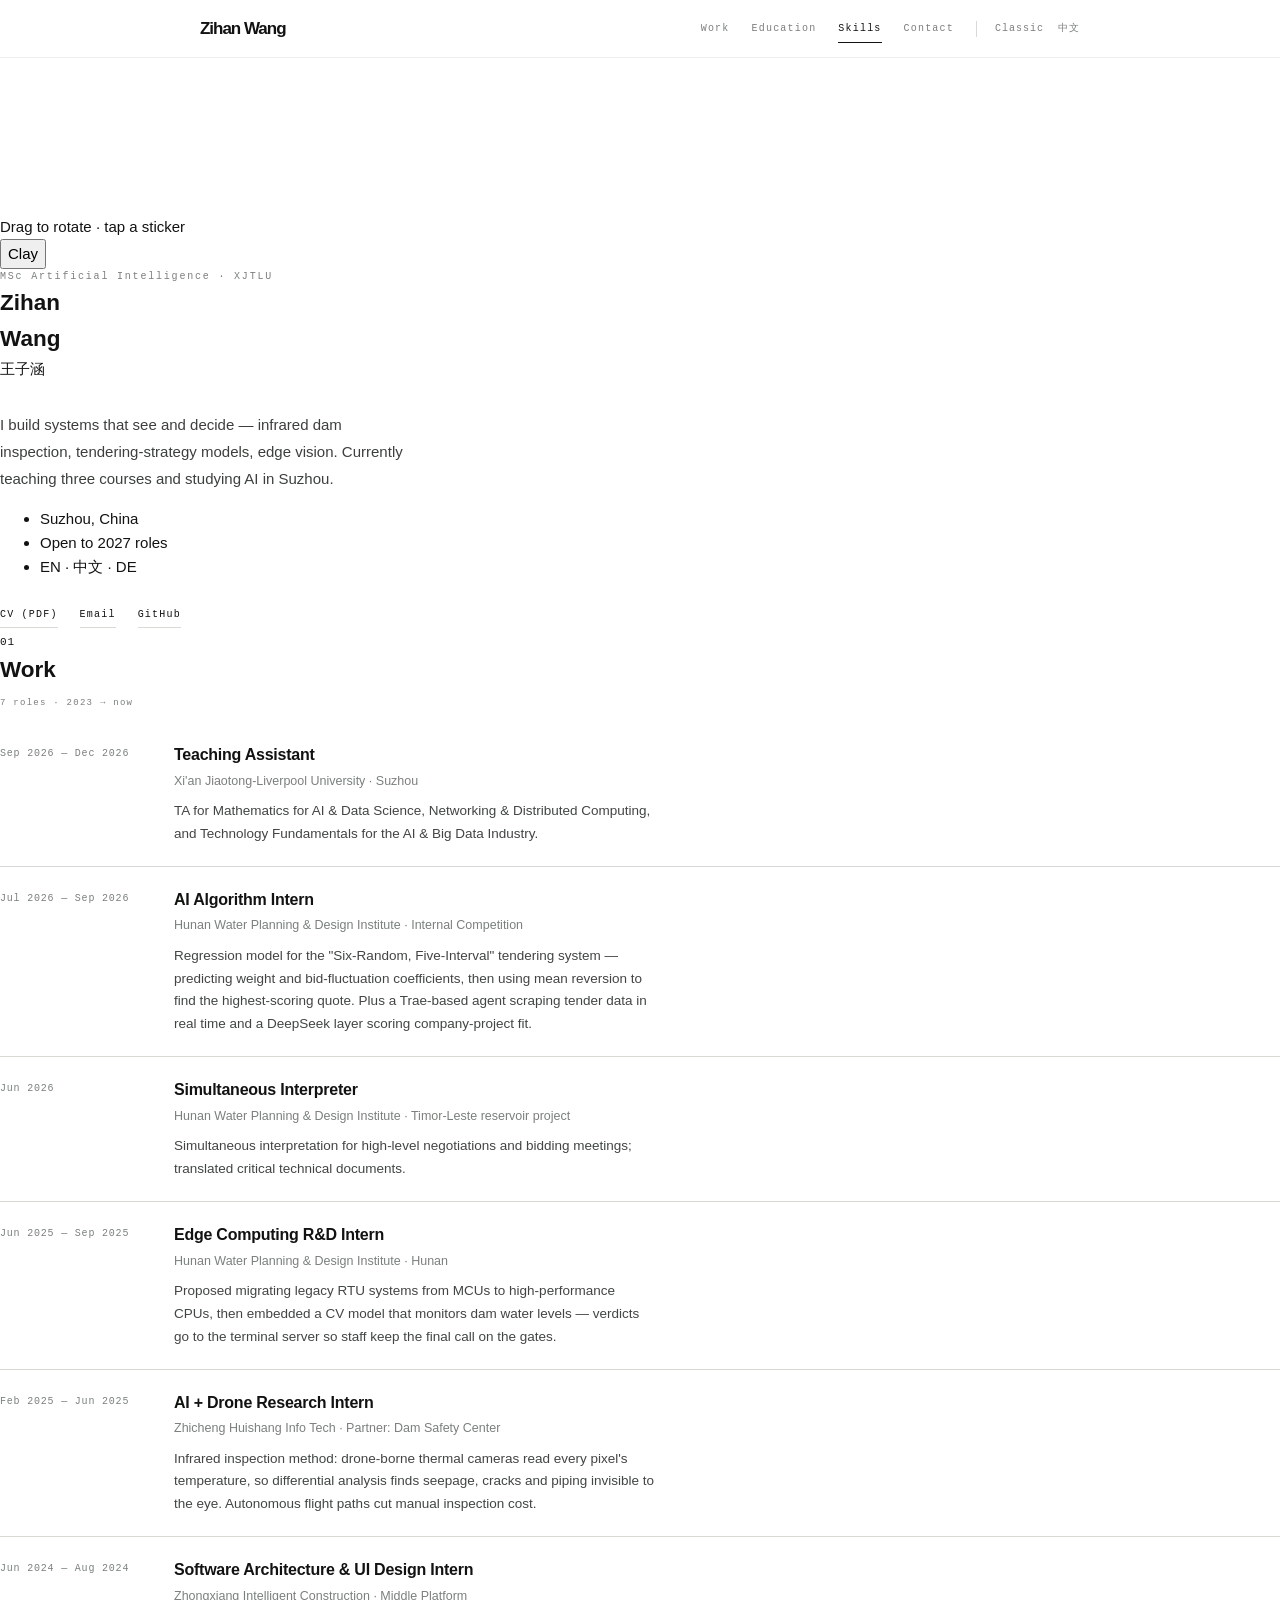
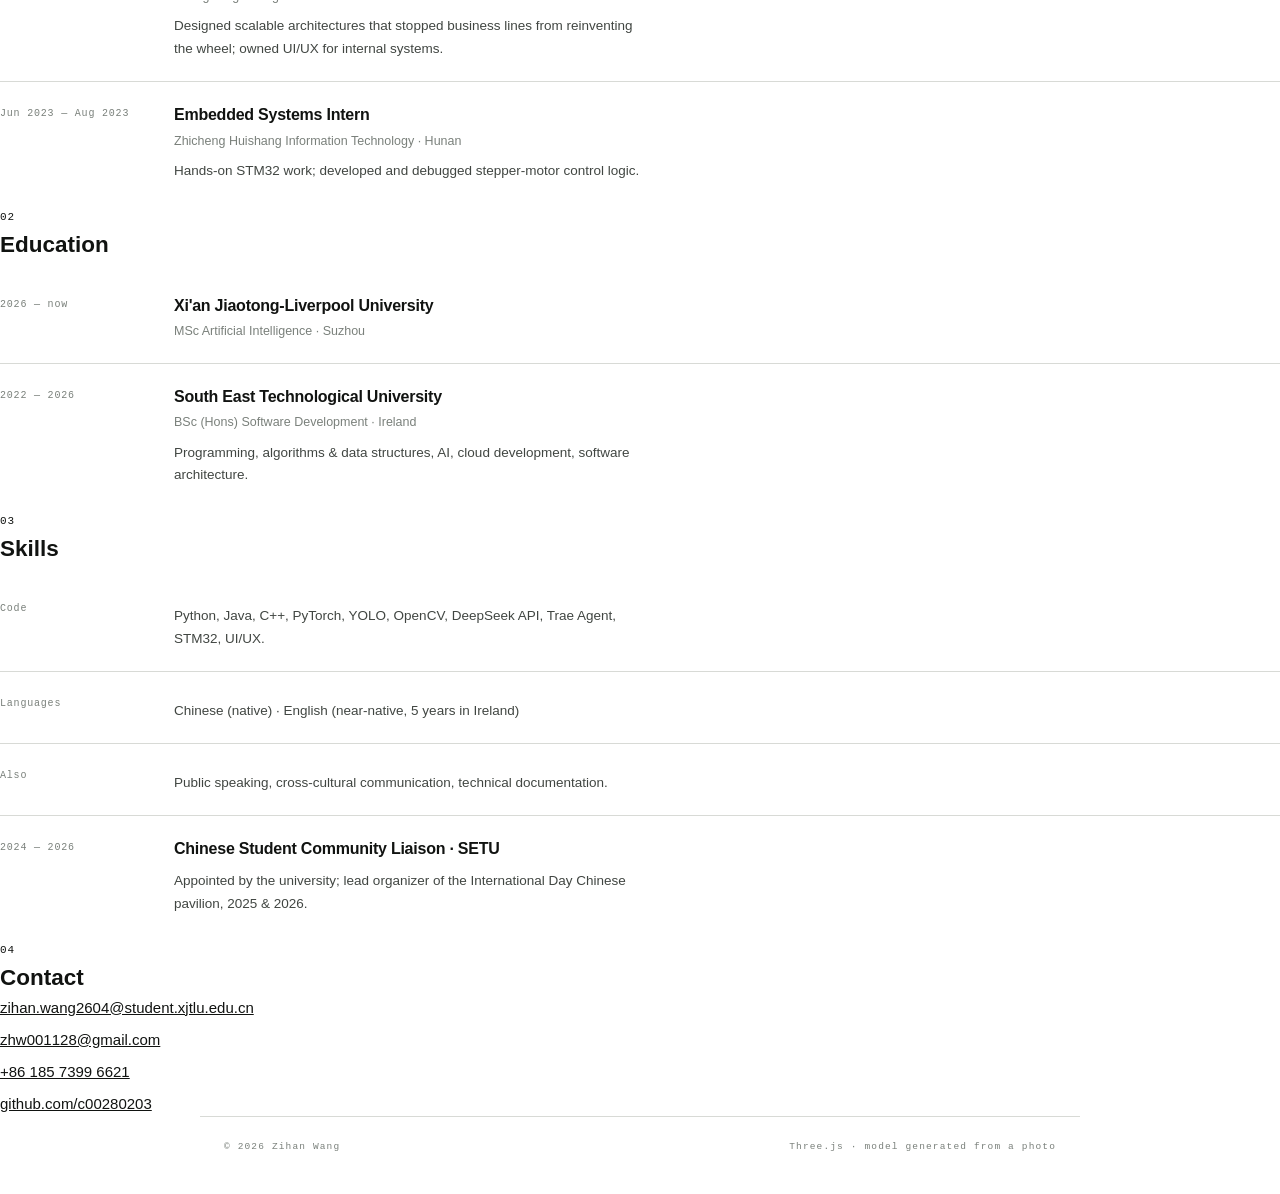
<file: 3d.html>
<!DOCTYPE html>
<html lang="en">
<head>
<meta charset="UTF-8">
<meta name="viewport" content="width=device-width, initial-scale=1.0, viewport-fit=cover">
<meta name="theme-color" content="#FAFAF7">
<title>Zihan Wang — 3D Resume</title>
<meta name="description" content="Zihan Wang (王子涵) — MSc Artificial Intelligence, XJTLU. An interactive 3D resume: rotate the figure, tap the stickers.">
<link rel="stylesheet" href="css/3d.css">
</head>
<body class="lang-en">

<header class="top">
  <a class="brand" href="#top">Zihan Wang</a>
  <nav class="nav" aria-label="Sections">
    <a href="#work"><span class="en">Work</span><span class="zh">经历</span></a>
    <a href="#education"><span class="en">Education</span><span class="zh">教育</span></a>
    <a href="#skills"><span class="en">Skills</span><span class="zh">技能</span></a>
    <a href="#contact"><span class="en">Contact</span><span class="zh">联系</span></a>
  </nav>
  <div class="tools">
    <a class="quiet" href="index.html"><span class="en">Classic</span><span class="zh">经典版</span></a>
    <button id="lang-toggle" class="quiet" type="button" aria-label="Switch language">
      <span class="en">中文</span><span class="zh">EN</span>
    </button>
  </div>
</header>

<main id="top">

  <!-- ======================= HERO ======================= -->
  <section class="hero">
    <div class="stage-wrap">
    <div class="stage" id="stage">
      <canvas id="avatar-canvas" aria-label="Interactive 3D figure of Zihan Wang"></canvas>

      <div class="stage-fallback" id="stage-fallback" hidden>
        <img src="assets/photo.jpg" alt="Zihan Wang">
      </div>

      <div class="labels" id="labels"></div>

      <div class="tag-panel" id="tag-panel" hidden>
        <button class="panel-close" id="panel-close" type="button" aria-label="Close">×</button>
        <h3 id="panel-title"></h3>
        <p id="panel-body"></p>
        <a id="panel-link" class="panel-link" href="#work">
          <span class="en">Details</span><span class="zh">查看详情</span>
        </a>
      </div>
    </div>
      <div class="stage-foot">
        <p class="hint">
          <span class="en">Drag to rotate · tap a sticker</span>
          <span class="zh">拖动旋转 · 点击贴纸</span>
        </p>
        <button id="mode-toggle" class="hint-btn" type="button" aria-pressed="false">
          <span class="en">Clay</span><span class="zh">石膏</span>
        </button>
      </div>
    </div>

    <div class="intro">
      <p class="eyebrow">MSc Artificial Intelligence · XJTLU</p>
      <h1>Zihan<br>Wang</h1>
      <p class="cn">王子涵</p>

      <p class="lede">
        <span class="en">I build systems that see and decide — infrared dam inspection, tendering-strategy models, edge vision. Currently teaching three courses and studying AI in Suzhou.</span>
        <span class="zh">我做「能看、能判断」的系统：大坝红外巡检、招投标报价模型、边缘视觉。现在在苏州读人工智能，同时给三门课当助教。</span>
      </p>

      <ul class="facts">
        <li><span class="en">Suzhou, China</span><span class="zh">中国 · 苏州</span></li>
        <li><span class="en">Open to 2027 roles</span><span class="zh">寻找 2027 届机会</span></li>
        <li><span class="en">EN · 中文 · DE</span><span class="zh">中 · 英 · 德</span></li>
      </ul>

      <p class="links">
        <a href="assets/CV.pdf?v=nodegree20261126" target="_blank" rel="noopener"><span class="en">CV (PDF)</span><span class="zh">简历 PDF</span></a>
        <a href="mailto:zihan.wang2604@student.xjtlu.edu.cn"><span class="en">Email</span><span class="zh">邮箱</span></a>
        <a href="https://github.com/c00280203" target="_blank" rel="noopener">GitHub</a>
      </p>
    </div>
  </section>

  <!-- ======================= WORK ======================= -->
  <section class="sec" id="work">
    <div class="sec-head">
      <span class="num">01</span>
      <h2><span class="en">Work</span><span class="zh">工作经历</span></h2>
      <span class="sec-note"><span class="en">7 roles · 2023 → now</span><span class="zh">7 段 · 2023 至今</span></span>
    </div>

    <div class="rows">
      <article class="row">
        <div class="when">Sep 2026 — Dec 2026</div>
        <div class="what">
          <h3><span class="en">Teaching Assistant</span><span class="zh">课程助教</span></h3>
          <p class="org"><span class="en">Xi'an Jiaotong-Liverpool University · Suzhou</span><span class="zh">西交利物浦大学 · 苏州</span></p>
          <p><span class="en">TA for Mathematics for AI &amp; Data Science, Networking &amp; Distributed Computing, and Technology Fundamentals for the AI &amp; Big Data Industry.</span><span class="zh">担任《人工智能与数据科学数学》《网络与分布式计算》《人工智能与大数据产业技术基础与展望》三门课助教。</span></p>
        </div>
      </article>

      <article class="row">
        <div class="when">Jul 2026 — Sep 2026</div>
        <div class="what">
          <h3><span class="en">AI Algorithm Intern</span><span class="zh">AI 算法实习生</span></h3>
          <p class="org"><span class="en">Hunan Water Planning &amp; Design Institute · Internal Competition</span><span class="zh">湖南省水务规划设计院 · 集团内部算法大赛</span></p>
          <p><span class="en">Regression model for the "Six-Random, Five-Interval" tendering system — predicting weight and bid-fluctuation coefficients, then using mean reversion to find the highest-scoring quote. Plus a Trae-based agent scraping tender data in real time and a DeepSeek layer scoring company-project fit.</span><span class="zh">为湖南「六随机五区间」机器管招投标系统构建回归模型，预测权重与随机下浮系数，用均值回归推算最高分报价；并用 Trae 开发 Agent 实时抓取招标数据、接入 DeepSeek 分析项目匹配度。</span></p>
        </div>
      </article>

      <article class="row">
        <div class="when">Jun 2026</div>
        <div class="what">
          <h3><span class="en">Simultaneous Interpreter</span><span class="zh">同声传译 / 技术翻译</span></h3>
          <p class="org"><span class="en">Hunan Water Planning &amp; Design Institute · Timor-Leste reservoir project</span><span class="zh">湖南省水务规划设计院 · 东帝汶水库项目</span></p>
          <p><span class="en">Simultaneous interpretation for high-level negotiations and bidding meetings; translated critical technical documents.</span><span class="zh">为高层谈判与投标会议提供同声传译，精准翻译关键技术文档。</span></p>
        </div>
      </article>

      <article class="row">
        <div class="when">Jun 2025 — Sep 2025</div>
        <div class="what">
          <h3><span class="en">Edge Computing R&amp;D Intern</span><span class="zh">边缘计算研发实习生</span></h3>
          <p class="org"><span class="en">Hunan Water Planning &amp; Design Institute · Hunan</span><span class="zh">湖南省水务规划设计院 · 湖南</span></p>
          <p><span class="en">Proposed migrating legacy RTU systems from MCUs to high-performance CPUs, then embedded a CV model that monitors dam water levels — verdicts go to the terminal server so staff keep the final call on the gates.</span><span class="zh">提出传统 RTU 从 MCU 升级到高性能 CPU 的架构方案，嵌入视觉模型实时监测水位，判断结果传至终端服务器，开闸决定权仍在人手里。</span></p>
        </div>
      </article>

      <article class="row">
        <div class="when">Feb 2025 — Jun 2025</div>
        <div class="what">
          <h3><span class="en">AI + Drone Research Intern</span><span class="zh">AI + 无人机巡检研究实习生</span></h3>
          <p class="org"><span class="en">Zhicheng Huishang Info Tech · Partner: Dam Safety Center</span><span class="zh">湖南智城慧商 · 合作单位：大坝安全中心</span></p>
          <p><span class="en">Infrared inspection method: drone-borne thermal cameras read every pixel's temperature, so differential analysis finds seepage, cracks and piping invisible to the eye. Autonomous flight paths cut manual inspection cost.</span><span class="zh">提出红外巡检方法：机载热成像读取像素温度，用温差分析定位肉眼看不见的渗漏、裂缝与管涌；自主巡航路线降低人工巡检成本。</span></p>
        </div>
      </article>

      <article class="row">
        <div class="when">Jun 2024 — Aug 2024</div>
        <div class="what">
          <h3><span class="en">Software Architecture &amp; UI Design Intern</span><span class="zh">软件架构与 UI 设计实习生</span></h3>
          <p class="org"><span class="en">Zhongxiang Intelligent Construction · Middle Platform</span><span class="zh">中湘智能建造 · 中台部门</span></p>
          <p><span class="en">Designed scalable architectures that stopped business lines from reinventing the wheel; owned UI/UX for internal systems.</span><span class="zh">设计中台架构，消除业务线重复开发；负责内部系统 UI/UX。</span></p>
        </div>
      </article>

      <article class="row">
        <div class="when">Jun 2023 — Aug 2023</div>
        <div class="what">
          <h3><span class="en">Embedded Systems Intern</span><span class="zh">嵌入式系统实习生</span></h3>
          <p class="org"><span class="en">Zhicheng Huishang Information Technology · Hunan</span><span class="zh">湖南智城慧商信息技术 · 湖南</span></p>
          <p><span class="en">Hands-on STM32 work; developed and debugged stepper-motor control logic.</span><span class="zh">实操 STM32，开发并调试步进电机控制逻辑。</span></p>
        </div>
      </article>
    </div>
  </section>

  <!-- ======================= EDUCATION ======================= -->
  <section class="sec" id="education">
    <div class="sec-head">
      <span class="num">02</span>
      <h2><span class="en">Education</span><span class="zh">教育背景</span></h2>
    </div>

    <div class="rows">
      <article class="row">
        <div class="when">2026 — now</div>
        <div class="what">
          <h3><span class="en">Xi'an Jiaotong-Liverpool University</span><span class="zh">西交利物浦大学</span></h3>
          <p class="org"><span class="en">MSc Artificial Intelligence · Suzhou</span><span class="zh">人工智能 理学硕士 · 苏州</span></p>
        </div>
      </article>
      <article class="row">
        <div class="when">2022 — 2026</div>
        <div class="what">
          <h3><span class="en">South East Technological University</span><span class="zh">爱尔兰东南理工大学</span></h3>
          <p class="org"><span class="en">BSc (Hons) Software Development · Ireland</span><span class="zh">软件开发 荣誉学士 · 爱尔兰</span></p>
          <p><span class="en">Programming, algorithms &amp; data structures, AI, cloud development, software architecture.</span><span class="zh">编程、算法与数据结构、人工智能、云开发、软件架构。</span></p>
        </div>
      </article>
    </div>
  </section>

  <!-- ======================= SKILLS ======================= -->
  <section class="sec" id="skills">
    <div class="sec-head">
      <span class="num">03</span>
      <h2><span class="en">Skills</span><span class="zh">技能</span></h2>
    </div>

    <div class="rows">
      <article class="row">
        <div class="when"><span class="en">Code</span><span class="zh">编程</span></div>
        <div class="what">
          <p><span class="en">Python, Java, C++, PyTorch, YOLO, OpenCV, DeepSeek API, Trae Agent, STM32, UI/UX.</span><span class="zh">Python、Java、C++、PyTorch、YOLO、OpenCV、DeepSeek API、Trae Agent、STM32、UI/UX。</span></p>
        </div>
      </article>
      <article class="row">
        <div class="when"><span class="en">Languages</span><span class="zh">语言</span></div>
        <div class="what">
          <p><span class="en">Chinese (native) · English (near-native, 5 years in Ireland)</span><span class="zh">中文（母语）· 英语（接近母语，在爱尔兰 5 年）</span></p>
        </div>
      </article>
      <article class="row">
        <div class="when"><span class="en">Also</span><span class="zh">其他</span></div>
        <div class="what">
          <p><span class="en">Public speaking, cross-cultural communication, technical documentation.</span><span class="zh">公众演讲、跨文化沟通、技术文档撰写。</span></p>
        </div>
      </article>
      <article class="row">
        <div class="when">2024 — 2026</div>
        <div class="what">
          <h3><span class="en">Chinese Student Community Liaison · SETU</span><span class="zh">中国学生社区官方联络人 · SETU</span></h3>
          <p><span class="en">Appointed by the university; lead organizer of the International Day Chinese pavilion, 2025 &amp; 2026.</span><span class="zh">校方任命；连续两年担任国际日中国展台主组织者。</span></p>
        </div>
      </article>
    </div>
  </section>

  <!-- ======================= CONTACT ======================= -->
  <section class="sec contact" id="contact">
    <div class="sec-head">
      <span class="num">04</span>
      <h2><span class="en">Contact</span><span class="zh">联系我</span></h2>
    </div>
    <div class="contact-grid">
      <p class="contact-line">
        <a href="mailto:zihan.wang2604@student.xjtlu.edu.cn">zihan.wang2604@student.xjtlu.edu.cn</a>
      </p>
      <p class="contact-line"><a href="mailto:zhw001128@gmail.com">zhw001128@gmail.com</a></p>
      <p class="contact-line"><a href="tel:+8618573996621">+86 185 7399 6621</a></p>
      <p class="contact-line"><a href="https://github.com/c00280203" target="_blank" rel="noopener">github.com/c00280203</a></p>
    </div>
  </section>

</main>

<footer class="foot">
  <span>© 2026 Zihan Wang</span>
  <span class="foot-note">Three.js · model generated from a photo</span>
</footer>

<script type="importmap">
{ "imports": { "three": "./js/vendor/three.module.min.js" } }
</script>
<script type="module" src="js/3d.js"></script>
</body>
</html>
</file>
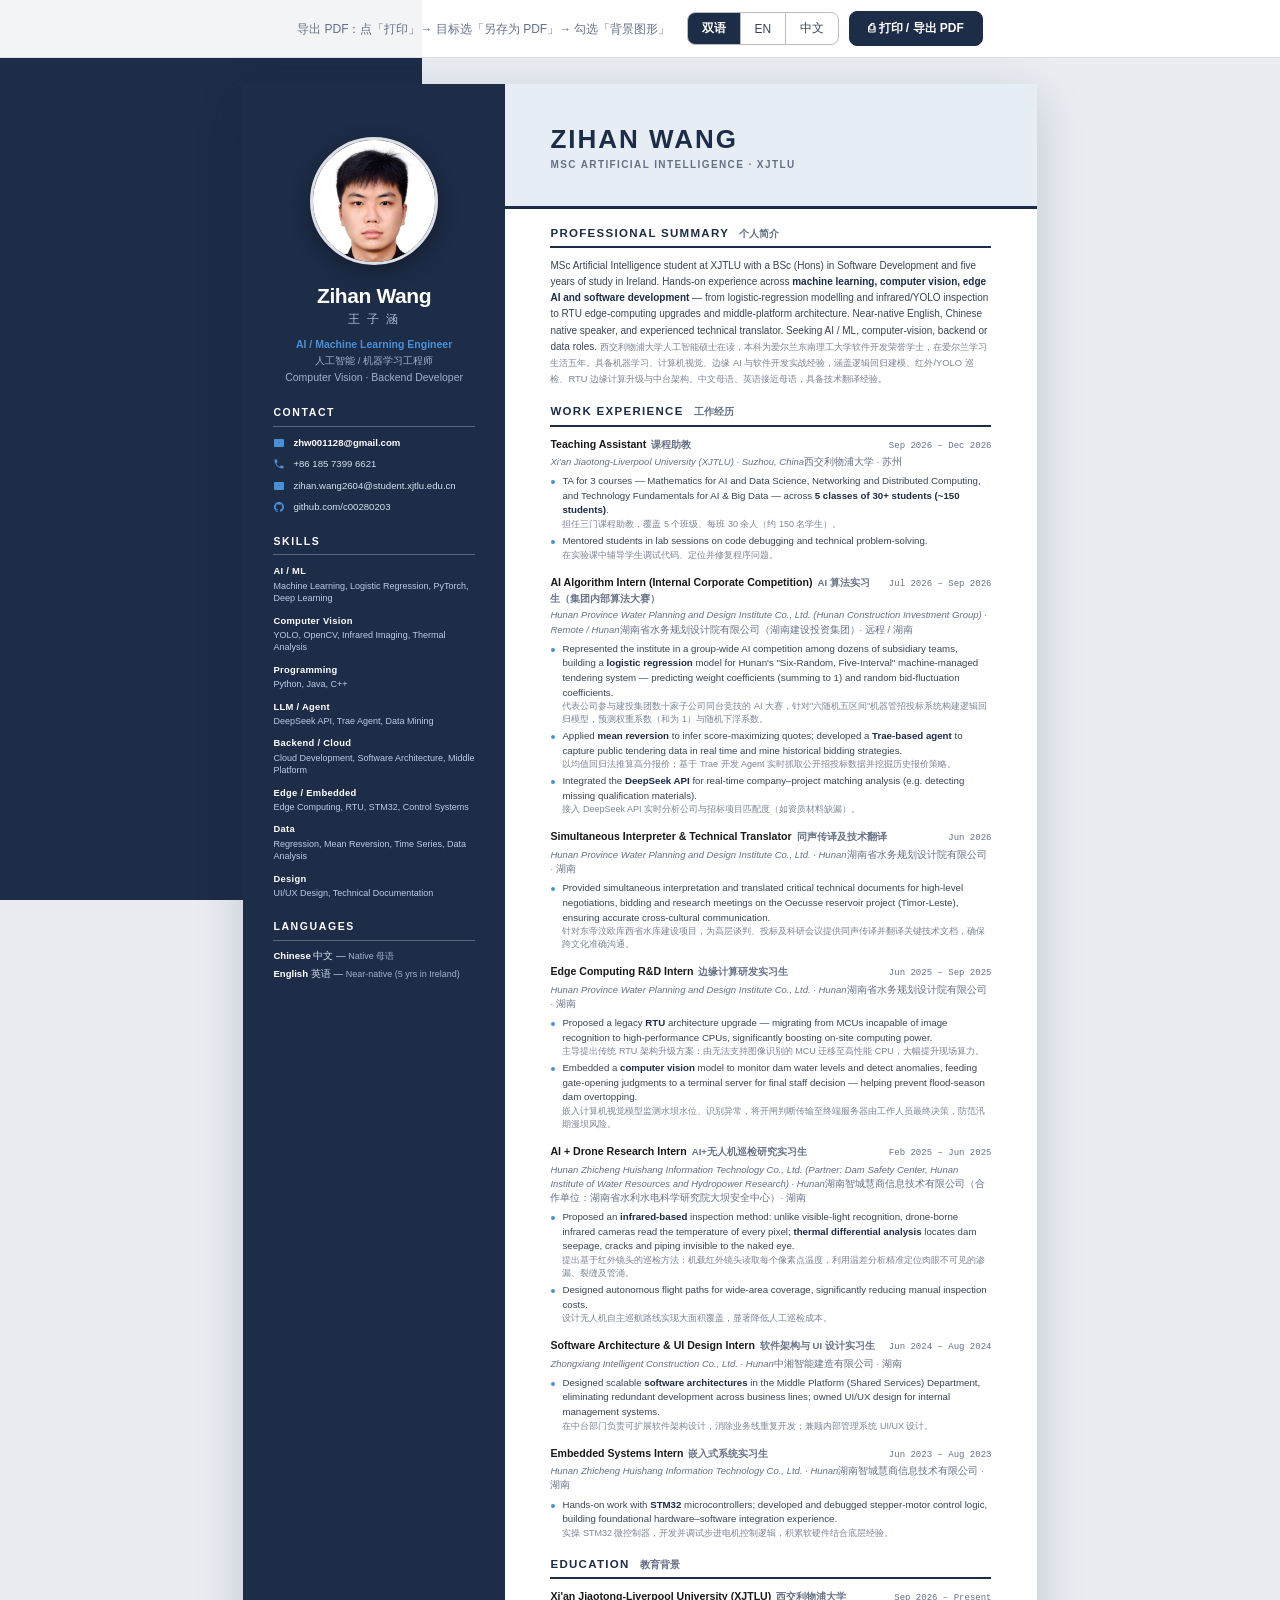
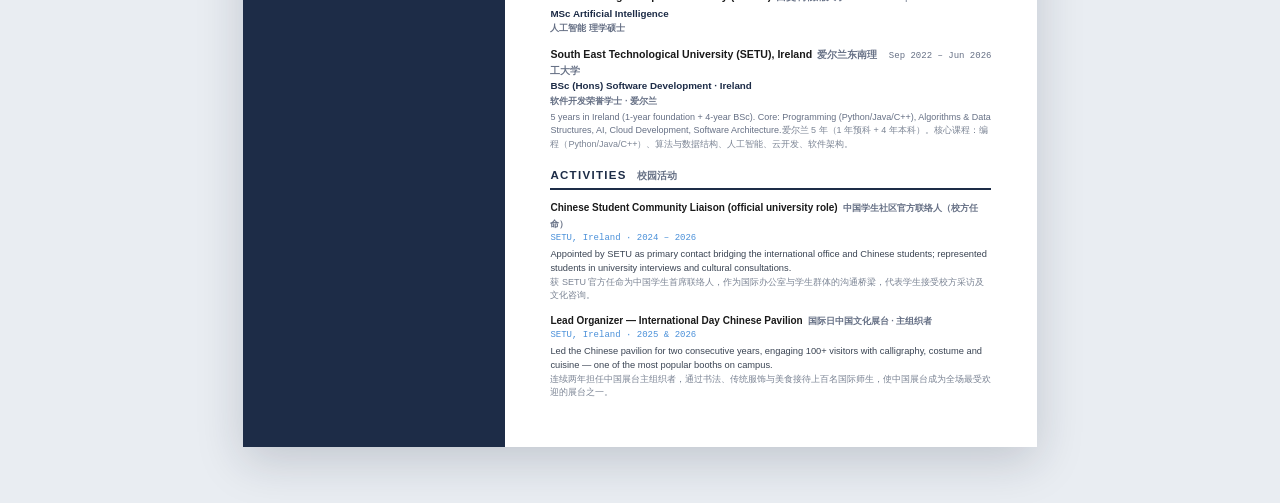
<file: resume.html>
<!DOCTYPE html>
<html lang="en">
<head>
<meta charset="UTF-8">
<meta name="viewport" content="width=device-width, initial-scale=1.0">
<title>Zihan Wang 王子涵 — Curriculum Vitae</title>
<meta name="description" content="Zihan Wang (王子涵) — MSc AI @ XJTLU. Machine Learning, Computer Vision, Edge AI & Software Development.">
<style>
/* ============================================================
   TWO-COLUMN PROFESSIONAL CV — dark sidebar + white main
   Print-ready · real text layer · ATS friendly
   ============================================================ */
:root{
  --navy:#1d2c47;
  --navy-2:#263858;
  --accent:#4a90d9;
  --ink:#1a1a1a;
  --ink-2:#3a4453;
  --muted:#667085;
  --zh:#7b8494;
  --rule:#d9dee6;
}
*{margin:0;padding:0;box-sizing:border-box}
html{-webkit-print-color-adjust:exact;print-color-adjust:exact}
body{
  font-family:"Helvetica Neue",Helvetica,-apple-system,BlinkMacSystemFont,"Segoe UI","PingFang SC","Microsoft YaHei",Arial,sans-serif;
  color:var(--ink);background:#e9edf2;font-size:11px;line-height:1.5;
  -webkit-font-smoothing:antialiased;
}
/* 打印时左侧深色条在每页重复 */
body::before{
  content:"";position:fixed;top:0;left:0;width:33%;height:100%;
  background:var(--navy);z-index:-1;
}
/* 双语控制 */
body.only-en .zh, body.only-en .zh-line{display:none!important}
body.only-zh .en, body.only-zh .en-line{display:none!important}

/* 工具栏 */
.toolbar{
  position:sticky;top:0;z-index:50;display:flex;gap:10px;align-items:center;justify-content:center;flex-wrap:wrap;
  padding:11px 16px;background:rgba(255,255,255,.95);border-bottom:1px solid var(--rule);
}
.toolbar .tip{color:var(--muted);font-size:12px;margin-right:6px}
.seg{display:inline-flex;border:1px solid #bbb;border-radius:8px;overflow:hidden}
.seg button{background:transparent;color:var(--ink-2);border:none;padding:7px 14px;font-size:12px;cursor:pointer;transition:.2s;border-right:1px solid #bbb;font-family:inherit}
.seg button:last-child{border-right:none}
.seg button.active{background:var(--navy);color:#fff;font-weight:700}
.seg button:not(.active):hover{background:#f0f2f5}
.print-btn{background:var(--navy);color:#fff;border:1px solid var(--navy);border-radius:8px;padding:8px 18px;font-size:12px;font-weight:700;cursor:pointer;font-family:inherit;transition:.2s}
.print-btn:hover{background:var(--navy-2)}

/* 纸张 */
.page{
  width:210mm;max-width:210mm;min-height:297mm;margin:26px auto 60px;
  background:#fff;display:flex;box-shadow:0 14px 44px rgba(20,30,50,.18);position:relative;
}
/* 侧栏 */
.side{
  width:33%;flex:0 0 33%;background:var(--navy);color:#eaf0fa;
  padding:14mm 8mm 12mm;position:relative;
}
.side .photo-wrap{text-align:center;margin-bottom:14px}
.side .photo{
  width:34mm;height:34mm;object-fit:cover;object-position:center 16%;
  border-radius:50%;border:3px solid rgba(255,255,255,.85);
  box-shadow:0 6px 20px rgba(0,0,0,.35);
}
.side .nm{font-size:21px;font-weight:800;letter-spacing:-.4px;color:#fff;text-align:center;line-height:1.15}
.side .nm-zh{font-size:12px;color:#a9bdd8;text-align:center;margin-top:2px;letter-spacing:2px}
.side .role{
  font-size:10.5px;color:var(--accent);text-align:center;margin:9px 0 4px;
  font-weight:700;line-height:1.45;
}
.side .role .zh{display:block;color:#9fb2cd;font-weight:400;font-size:9.5px;margin-top:2px}

.s-sec{margin-top:20px}
.s-sec h2{
  font-size:10.5px;font-weight:800;letter-spacing:1.6px;color:#fff;
  text-transform:uppercase;padding-bottom:5px;margin-bottom:9px;
  border-bottom:1px solid rgba(255,255,255,.28);
}
.contact-item{display:flex;gap:8px;align-items:flex-start;margin-bottom:8px;font-size:9.6px;color:#d6e1f0;word-break:break-word;line-height:1.4}
.contact-item svg{width:12px;height:12px;flex:0 0 12px;fill:var(--accent);margin-top:1px}
.contact-item a{color:#d6e1f0;text-decoration:none}
.contact-item .pri{color:#fff;font-weight:700}

.skill-group{margin-bottom:9px}
.skill-group .k{font-size:9.4px;font-weight:800;color:#fff;letter-spacing:.3px;margin-bottom:1px}
.skill-group .v{font-size:9px;color:#bdcde2;line-height:1.4}
.lang-item{font-size:9.6px;color:#d6e1f0;margin-bottom:5px;line-height:1.35}
.lang-item b{color:#fff}
.lang-item .lv{color:#9fb2cd;font-size:9px}

/* 主栏 */
.main{width:67%;flex:0 0 67%;padding:0 12mm 10mm;background:#fff;position:relative}
.banner{
  background:#e7edf4;margin:0 -12mm;padding:11mm 12mm 9mm;border-bottom:3px solid var(--navy);
}
.banner h1{font-size:26px;font-weight:800;letter-spacing:2px;color:var(--navy);line-height:1}
.banner .sub{font-size:10px;color:var(--muted);letter-spacing:1.4px;margin-top:5px;text-transform:uppercase;font-weight:600}

.sec{margin-top:16px}
.sec h2{
  font-size:11.5px;font-weight:800;letter-spacing:1.3px;color:var(--navy);
  text-transform:uppercase;padding-bottom:4px;margin-bottom:10px;border-bottom:2px solid var(--navy);
}
.sec h2 .zh{font-size:10px;color:var(--muted);letter-spacing:0;font-weight:600;margin-left:6px;text-transform:none}

.summary{font-size:10px;color:var(--ink-2);line-height:1.62}
.summary .zh-line{color:var(--zh);font-size:9.4px;margin-top:4px;line-height:1.55}
.kw{font-weight:800;color:var(--navy)}

.job{margin-bottom:13px;page-break-inside:avoid;break-inside:avoid}
.job-top{display:flex;justify-content:space-between;align-items:baseline;gap:10px}
.job-title{font-size:10.6px;font-weight:800;color:var(--ink)}
.job-title .zh{font-weight:600;color:var(--muted);font-size:9.6px;margin-left:5px}
.job-date{font-family:"SF Mono",Menlo,Consolas,monospace;font-size:9px;color:var(--muted);white-space:nowrap}
.job-org{font-size:9.5px;color:var(--muted);margin:2px 0 5px;font-style:italic}
.job-org .zh{font-style:normal}
.job ul{list-style:none}
.job li{position:relative;padding-left:12px;margin-bottom:3px;font-size:9.7px;color:var(--ink-2);line-height:1.5}
.job li::before{content:"";position:absolute;left:1px;top:6px;width:4px;height:4px;background:var(--accent);border-radius:50%}
.job li .zh-line{color:var(--zh);font-size:9px;display:block;line-height:1.45}

.edu{margin-bottom:11px;page-break-inside:avoid;break-inside:avoid}
.edu .job-top{display:flex}
.edu-degree{font-size:9.8px;color:var(--navy);font-weight:700;margin:1px 0 2px}
.edu-degree .zh{display:block;color:var(--muted);font-weight:600;font-size:9px;margin-top:1px}
.edu-note{font-size:9px;color:var(--muted);line-height:1.5}
.edu-note .zh-line{color:var(--zh)}

.act{margin-bottom:10px;page-break-inside:avoid;break-inside:avoid}
.act h3{font-size:10px;font-weight:800}
.act h3 .zh{font-weight:600;color:var(--muted);font-size:9px;margin-left:5px}
.act .meta{font-family:"SF Mono",Menlo,Consolas,monospace;font-size:9px;color:var(--accent);margin:1px 0 2px}
.act .desc{font-size:9.3px;color:var(--ink-2);line-height:1.5}
.act .desc .zh-line{color:var(--zh);font-size:9px;display:block}

/* 打印 */
@page{size:A4;margin:0}
@media print{
  html,body{background:#fff!important}
  .toolbar{display:none!important}
  body::before{background:var(--navy)!important;-webkit-print-color-adjust:exact;print-color-adjust:exact}
  .page{margin:0!important;box-shadow:none!important;min-height:auto}
  a{color:inherit!important}
}
@media (max-width:760px){
  .page{width:100%;max-width:100%;flex-direction:column}
  .side,.main{width:100%;flex:1 1 auto}
  .banner{margin:0;padding:22px}
  .main{padding:0 22px 24px}
}
</style>
</head>
<body class="bilingual">

<div class="toolbar no-print">
  <span class="tip">导出 PDF：点「打印」→ 目标选「另存为 PDF」→ 勾选「背景图形」</span>
  <div class="seg" title="语言">
    <button id="lg-bi" class="active">双语</button>
    <button id="lg-en">EN</button>
    <button id="lg-zh">中文</button>
  </div>
  <button class="print-btn" onclick="window.print()">⎙ 打印 / 导出 PDF</button>
</div>

<div class="page">

  <!-- ============ 左侧深色栏 ============ -->
  <aside class="side">
    <div class="photo-wrap"><img src="assets/photo_cv.jpg" alt="Zihan Wang" class="photo" width="130" height="130"></div>
    <div class="nm">Zihan Wang</div>
    <div class="nm-zh">王 子 涵</div>
    <div class="role">
      <span class="en">AI / Machine Learning Engineer</span>
      <span class="zh">人工智能 / 机器学习工程师</span>
      <span class="en" style="display:block;margin-top:2px;color:#9fb2cd;font-weight:400">Computer Vision · Backend Developer</span>
    </div>

    <section class="s-sec">
      <h2>Contact</h2>
      <div class="contact-item"><svg viewBox="0 0 24 24"><path d="M4 4h16a2 2 0 0 1 2 2v12a2 2 0 0 1-2 2H4a2 2 0 0 1-2-2V6a2 2 0 0 1 2-2zm8 7L4 6.5V6l8 5.3 8-5.3v.5L12 11z"/></svg><a class="pri" href="mailto:zhw001128@gmail.com">zhw001128@gmail.com</a></div>
      <div class="contact-item"><svg viewBox="0 0 24 24"><path d="M6.6 10.8a15 15 0 0 0 6.6 6.6l2.2-2.2a1 1 0 0 1 1-.25c1.1.37 2.3.57 3.6.57a1 1 0 0 1 1 1V20a1 1 0 0 1-1 1C10.6 21 3 13.4 3 4a1 1 0 0 1 1-1h3.5a1 1 0 0 1 1 1c0 1.3.2 2.5.57 3.6a1 1 0 0 1-.25 1L6.6 10.8z"/></svg><span>+86 185 7399 6621</span></div>
      <div class="contact-item"><svg viewBox="0 0 24 24"><path d="M4 4h16a2 2 0 0 1 2 2v12a2 2 0 0 1-2 2H4a2 2 0 0 1-2-2V6a2 2 0 0 1 2-2zm8 7L4 6.5V6l8 5.3 8-5.3v.5L12 11z"/></svg><a href="mailto:zihan.wang2604@student.xjtlu.edu.cn">zihan.wang2604@student.xjtlu.edu.cn</a></div>
      <div class="contact-item"><svg viewBox="0 0 24 24"><path d="M12 2C6.48 2 2 6.58 2 12.25c0 4.53 2.87 8.37 6.84 9.73.5.1.68-.22.68-.49v-1.7c-2.78.62-3.37-1.37-3.37-1.37-.45-1.18-1.11-1.5-1.11-1.5-.91-.63.07-.62.07-.62 1 .07 1.53 1.06 1.53 1.06.89 1.56 2.34 1.11 2.91.85.09-.66.35-1.11.63-1.37-2.22-.26-4.56-1.14-4.56-5.06 0-1.12.39-2.03 1.03-2.75-.1-.26-.45-1.3.1-2.71 0 0 .84-.28 2.75 1.05a9.3 9.3 0 0 1 5 0c1.91-1.33 2.75-1.05 2.75-1.05.55 1.41.2 2.45.1 2.71.64.72 1.03 1.63 1.03 2.75 0 3.93-2.34 4.8-4.57 5.05.36.32.68.95.68 1.92v2.85c0 .27.18.6.69.49A10.26 10.26 0 0 0 22 12.25C22 6.58 17.52 2 12 2z"/></svg><a href="https://github.com/c00280203" target="_blank" rel="noopener">github.com/c00280203</a></div>
    </section>

    <section class="s-sec">
      <h2>Skills</h2>
      <div class="skill-group"><div class="k">AI / ML</div><div class="v">Machine Learning, Logistic Regression, PyTorch, Deep Learning</div></div>
      <div class="skill-group"><div class="k">Computer Vision</div><div class="v">YOLO, OpenCV, Infrared Imaging, Thermal Analysis</div></div>
      <div class="skill-group"><div class="k">Programming</div><div class="v">Python, Java, C++</div></div>
      <div class="skill-group"><div class="k">LLM / Agent</div><div class="v">DeepSeek API, Trae Agent, Data Mining</div></div>
      <div class="skill-group"><div class="k">Backend / Cloud</div><div class="v">Cloud Development, Software Architecture, Middle Platform</div></div>
      <div class="skill-group"><div class="k">Edge / Embedded</div><div class="v">Edge Computing, RTU, STM32, Control Systems</div></div>
      <div class="skill-group"><div class="k">Data</div><div class="v">Regression, Mean Reversion, Time Series, Data Analysis</div></div>
      <div class="skill-group"><div class="k">Design</div><div class="v">UI/UX Design, Technical Documentation</div></div>
    </section>

    <section class="s-sec">
      <h2>Languages</h2>
      <div class="lang-item"><b>Chinese</b> <span class="zh">中文</span> — <span class="lv">Native <span class="zh">母语</span></span></div>
      <div class="lang-item"><b>English</b> <span class="zh">英语</span> — <span class="lv">Near-native (5 yrs in Ireland)</span></div>
    </section>
  </aside>

  <!-- ============ 右侧主栏 ============ -->
  <main class="main">
    <div class="banner">
      <h1>ZIHAN WANG</h1>
      <div class="sub">MSc Artificial Intelligence · XJTLU</div>
    </div>

    <section class="sec">
      <h2>Professional Summary <span class="zh">个人简介</span></h2>
      <p class="summary">
        <span class="en">MSc Artificial Intelligence student at XJTLU with a BSc (Hons) in Software Development and five years of study in Ireland. Hands-on experience across <span class="kw">machine learning, computer vision, edge AI and software development</span> — from logistic-regression modelling and infrared/YOLO inspection to RTU edge-computing upgrades and middle-platform architecture. Near-native English, Chinese native speaker, and experienced technical translator. Seeking AI / ML, computer-vision, backend or data roles.</span>
        <span class="zh-line">西交利物浦大学人工智能硕士在读，本科为爱尔兰东南理工大学软件开发荣誉学士，在爱尔兰学习生活五年。具备机器学习、计算机视觉、边缘 AI 与软件开发实战经验，涵盖逻辑回归建模、红外/YOLO 巡检、RTU 边缘计算升级与中台架构。中文母语、英语接近母语，具备技术翻译经验。</span>
      </p>
    </section>

    <section class="sec">
      <h2>Work Experience <span class="zh">工作经历</span></h2>

      <div class="job">
        <div class="job-top"><div class="job-title"><span class="en">Teaching Assistant</span><span class="zh">课程助教</span></div><div class="job-date">Sep 2026 – Dec 2026</div></div>
        <div class="job-org"><span class="en">Xi'an Jiaotong-Liverpool University (XJTLU) · Suzhou, China</span><span class="zh">西交利物浦大学 · 苏州</span></div>
        <ul>
          <li><span class="en">TA for 3 courses — Mathematics for AI and Data Science, Networking and Distributed Computing, and Technology Fundamentals for AI &amp; Big Data — across <span class="kw">5 classes of 30+ students (~150 students)</span>.</span><span class="zh-line">担任三门课程助教，覆盖 5 个班级、每班 30 余人（约 150 名学生）。</span></li>
          <li><span class="en">Mentored students in lab sessions on code debugging and technical problem-solving.</span><span class="zh-line">在实验课中辅导学生调试代码、定位并修复程序问题。</span></li>
        </ul>
      </div>

      <div class="job">
        <div class="job-top"><div class="job-title"><span class="en">AI Algorithm Intern (Internal Corporate Competition)</span><span class="zh">AI 算法实习生（集团内部算法大赛）</span></div><div class="job-date">Jul 2026 – Sep 2026</div></div>
        <div class="job-org"><span class="en">Hunan Province Water Planning and Design Institute Co., Ltd. (Hunan Construction Investment Group) · Remote / Hunan</span><span class="zh">湖南省水务规划设计院有限公司（湖南建设投资集团）· 远程 / 湖南</span></div>
        <ul>
          <li><span class="en">Represented the institute in a group-wide AI competition among dozens of subsidiary teams, building a <span class="kw">logistic regression</span> model for Hunan's "Six-Random, Five-Interval" machine-managed tendering system — predicting weight coefficients (summing to 1) and random bid-fluctuation coefficients.</span><span class="zh-line">代表公司参与建投集团数十家子公司同台竞技的 AI 大赛，针对"六随机五区间"机器管招投标系统构建逻辑回归模型，预测权重系数（和为 1）与随机下浮系数。</span></li>
          <li><span class="en">Applied <span class="kw">mean reversion</span> to infer score-maximizing quotes; developed a <span class="kw">Trae-based agent</span> to capture public tendering data in real time and mine historical bidding strategies.</span><span class="zh-line">以均值回归法推算高分报价；基于 Trae 开发 Agent 实时抓取公开招投标数据并挖掘历史报价策略。</span></li>
          <li><span class="en">Integrated the <span class="kw">DeepSeek API</span> for real-time company–project matching analysis (e.g. detecting missing qualification materials).</span><span class="zh-line">接入 DeepSeek API 实时分析公司与招标项目匹配度（如资质材料缺漏）。</span></li>
        </ul>
      </div>

      <div class="job">
        <div class="job-top"><div class="job-title"><span class="en">Simultaneous Interpreter &amp; Technical Translator</span><span class="zh">同声传译及技术翻译</span></div><div class="job-date">Jun 2026</div></div>
        <div class="job-org"><span class="en">Hunan Province Water Planning and Design Institute Co., Ltd. · Hunan</span><span class="zh">湖南省水务规划设计院有限公司 · 湖南</span></div>
        <ul>
          <li><span class="en">Provided simultaneous interpretation and translated critical technical documents for high-level negotiations, bidding and research meetings on the Oecusse reservoir project (Timor-Leste), ensuring accurate cross-cultural communication.</span><span class="zh-line">针对东帝汶欧库西省水库建设项目，为高层谈判、投标及科研会议提供同声传译并翻译关键技术文档，确保跨文化准确沟通。</span></li>
        </ul>
      </div>

      <div class="job">
        <div class="job-top"><div class="job-title"><span class="en">Edge Computing R&amp;D Intern</span><span class="zh">边缘计算研发实习生</span></div><div class="job-date">Jun 2025 – Sep 2025</div></div>
        <div class="job-org"><span class="en">Hunan Province Water Planning and Design Institute Co., Ltd. · Hunan</span><span class="zh">湖南省水务规划设计院有限公司 · 湖南</span></div>
        <ul>
          <li><span class="en">Proposed a legacy <span class="kw">RTU</span> architecture upgrade — migrating from MCUs incapable of image recognition to high-performance CPUs, significantly boosting on-site computing power.</span><span class="zh-line">主导提出传统 RTU 架构升级方案：由无法支持图像识别的 MCU 迁移至高性能 CPU，大幅提升现场算力。</span></li>
          <li><span class="en">Embedded a <span class="kw">computer vision</span> model to monitor dam water levels and detect anomalies, feeding gate-opening judgments to a terminal server for final staff decision — helping prevent flood-season dam overtopping.</span><span class="zh-line">嵌入计算机视觉模型监测水坝水位、识别异常，将开闸判断传输至终端服务器由工作人员最终决策，防范汛期漫坝风险。</span></li>
        </ul>
      </div>

      <div class="job">
        <div class="job-top"><div class="job-title"><span class="en">AI + Drone Research Intern</span><span class="zh">AI+无人机巡检研究实习生</span></div><div class="job-date">Feb 2025 – Jun 2025</div></div>
        <div class="job-org"><span class="en">Hunan Zhicheng Huishang Information Technology Co., Ltd. (Partner: Dam Safety Center, Hunan Institute of Water Resources and Hydropower Research) · Hunan</span><span class="zh">湖南智城慧商信息技术有限公司（合作单位：湖南省水利水电科学研究院大坝安全中心）· 湖南</span></div>
        <ul>
          <li><span class="en">Proposed an <span class="kw">infrared-based</span> inspection method: unlike visible-light recognition, drone-borne infrared cameras read the temperature of every pixel; <span class="kw">thermal differential analysis</span> locates dam seepage, cracks and piping invisible to the naked eye.</span><span class="zh-line">提出基于红外镜头的巡检方法：机载红外镜头读取每个像素点温度，利用温差分析精准定位肉眼不可见的渗漏、裂缝及管涌。</span></li>
          <li><span class="en">Designed autonomous flight paths for wide-area coverage, significantly reducing manual inspection costs.</span><span class="zh-line">设计无人机自主巡航路线实现大面积覆盖，显著降低人工巡检成本。</span></li>
        </ul>
      </div>

      <div class="job">
        <div class="job-top"><div class="job-title"><span class="en">Software Architecture &amp; UI Design Intern</span><span class="zh">软件架构与 UI 设计实习生</span></div><div class="job-date">Jun 2024 – Aug 2024</div></div>
        <div class="job-org"><span class="en">Zhongxiang Intelligent Construction Co., Ltd. · Hunan</span><span class="zh">中湘智能建造有限公司 · 湖南</span></div>
        <ul>
          <li><span class="en">Designed scalable <span class="kw">software architectures</span> in the Middle Platform (Shared Services) Department, eliminating redundant development across business lines; owned UI/UX design for internal management systems.</span><span class="zh-line">在中台部门负责可扩展软件架构设计，消除业务线重复开发；兼顾内部管理系统 UI/UX 设计。</span></li>
        </ul>
      </div>

      <div class="job">
        <div class="job-top"><div class="job-title"><span class="en">Embedded Systems Intern</span><span class="zh">嵌入式系统实习生</span></div><div class="job-date">Jun 2023 – Aug 2023</div></div>
        <div class="job-org"><span class="en">Hunan Zhicheng Huishang Information Technology Co., Ltd. · Hunan</span><span class="zh">湖南智城慧商信息技术有限公司 · 湖南</span></div>
        <ul>
          <li><span class="en">Hands-on work with <span class="kw">STM32</span> microcontrollers; developed and debugged stepper-motor control logic, building foundational hardware–software integration experience.</span><span class="zh-line">实操 STM32 微控制器，开发并调试步进电机控制逻辑，积累软硬件结合底层经验。</span></li>
        </ul>
      </div>
    </section>

    <section class="sec">
      <h2>Education <span class="zh">教育背景</span></h2>
      <div class="edu">
        <div class="job-top"><div class="job-title"><span class="en">Xi'an Jiaotong-Liverpool University (XJTLU)</span><span class="zh">西交利物浦大学</span></div><div class="job-date">Sep 2026 – Present</div></div>
        <div class="edu-degree"><span class="en">MSc Artificial Intelligence</span><span class="zh">人工智能 理学硕士</span></div>
      </div>
      <div class="edu">
        <div class="job-top"><div class="job-title"><span class="en">South East Technological University (SETU), Ireland</span><span class="zh">爱尔兰东南理工大学</span></div><div class="job-date">Sep 2022 – Jun 2026</div></div>
        <div class="edu-degree"><span class="en">BSc (Hons) Software Development · Ireland</span><span class="zh">软件开发荣誉学士 · 爱尔兰</span></div>
        <div class="edu-note"><span class="en">5 years in Ireland (1-year foundation + 4-year BSc). Core: Programming (Python/Java/C++), Algorithms &amp; Data Structures, AI, Cloud Development, Software Architecture.</span><span class="zh-line">爱尔兰 5 年（1 年预科 + 4 年本科）。核心课程：编程（Python/Java/C++）、算法与数据结构、人工智能、云开发、软件架构。</span></div>
      </div>
    </section>

    <section class="sec">
      <h2>Activities <span class="zh">校园活动</span></h2>
      <div class="act">
        <h3><span class="en">Chinese Student Community Liaison (official university role)</span><span class="zh">中国学生社区官方联络人（校方任命）</span></h3>
        <div class="meta">SETU, Ireland · 2024 – 2026</div>
        <div class="desc"><span class="en">Appointed by SETU as primary contact bridging the international office and Chinese students; represented students in university interviews and cultural consultations.</span><span class="zh-line">获 SETU 官方任命为中国学生首席联络人，作为国际办公室与学生群体的沟通桥梁，代表学生接受校方采访及文化咨询。</span></div>
      </div>
      <div class="act">
        <h3><span class="en">Lead Organizer — International Day Chinese Pavilion</span><span class="zh">国际日中国文化展台 · 主组织者</span></h3>
        <div class="meta">SETU, Ireland · 2025 &amp; 2026</div>
        <div class="desc"><span class="en">Led the Chinese pavilion for two consecutive years, engaging 100+ visitors with calligraphy, costume and cuisine — one of the most popular booths on campus.</span><span class="zh-line">连续两年担任中国展台主组织者，通过书法、传统服饰与美食接待上百名国际师生，使中国展台成为全场最受欢迎的展台之一。</span></div>
      </div>
    </section>
  </main>
</div>

<script>
(function(){
  var body=document.body;
  function setLang(mode){
    body.classList.remove('bilingual','only-en','only-zh');
    body.classList.add(mode);
    ['lg-bi','lg-en','lg-zh'].forEach(function(id){document.getElementById(id).classList.remove('active')});
    document.getElementById(mode==='only-en'?'lg-en':mode==='only-zh'?'lg-zh':'lg-bi').classList.add('active');
    try{localStorage.setItem('zw-cv-lang',mode)}catch(e){}
  }
  document.getElementById('lg-bi').onclick=function(){setLang('bilingual')};
  document.getElementById('lg-en').onclick=function(){setLang('only-en')};
  document.getElementById('lg-zh').onclick=function(){setLang('only-zh')};
  try{var l=localStorage.getItem('zw-cv-lang');if(l)setLang(l)}catch(e){}
})();
</script>
</body>
</html>
</file>
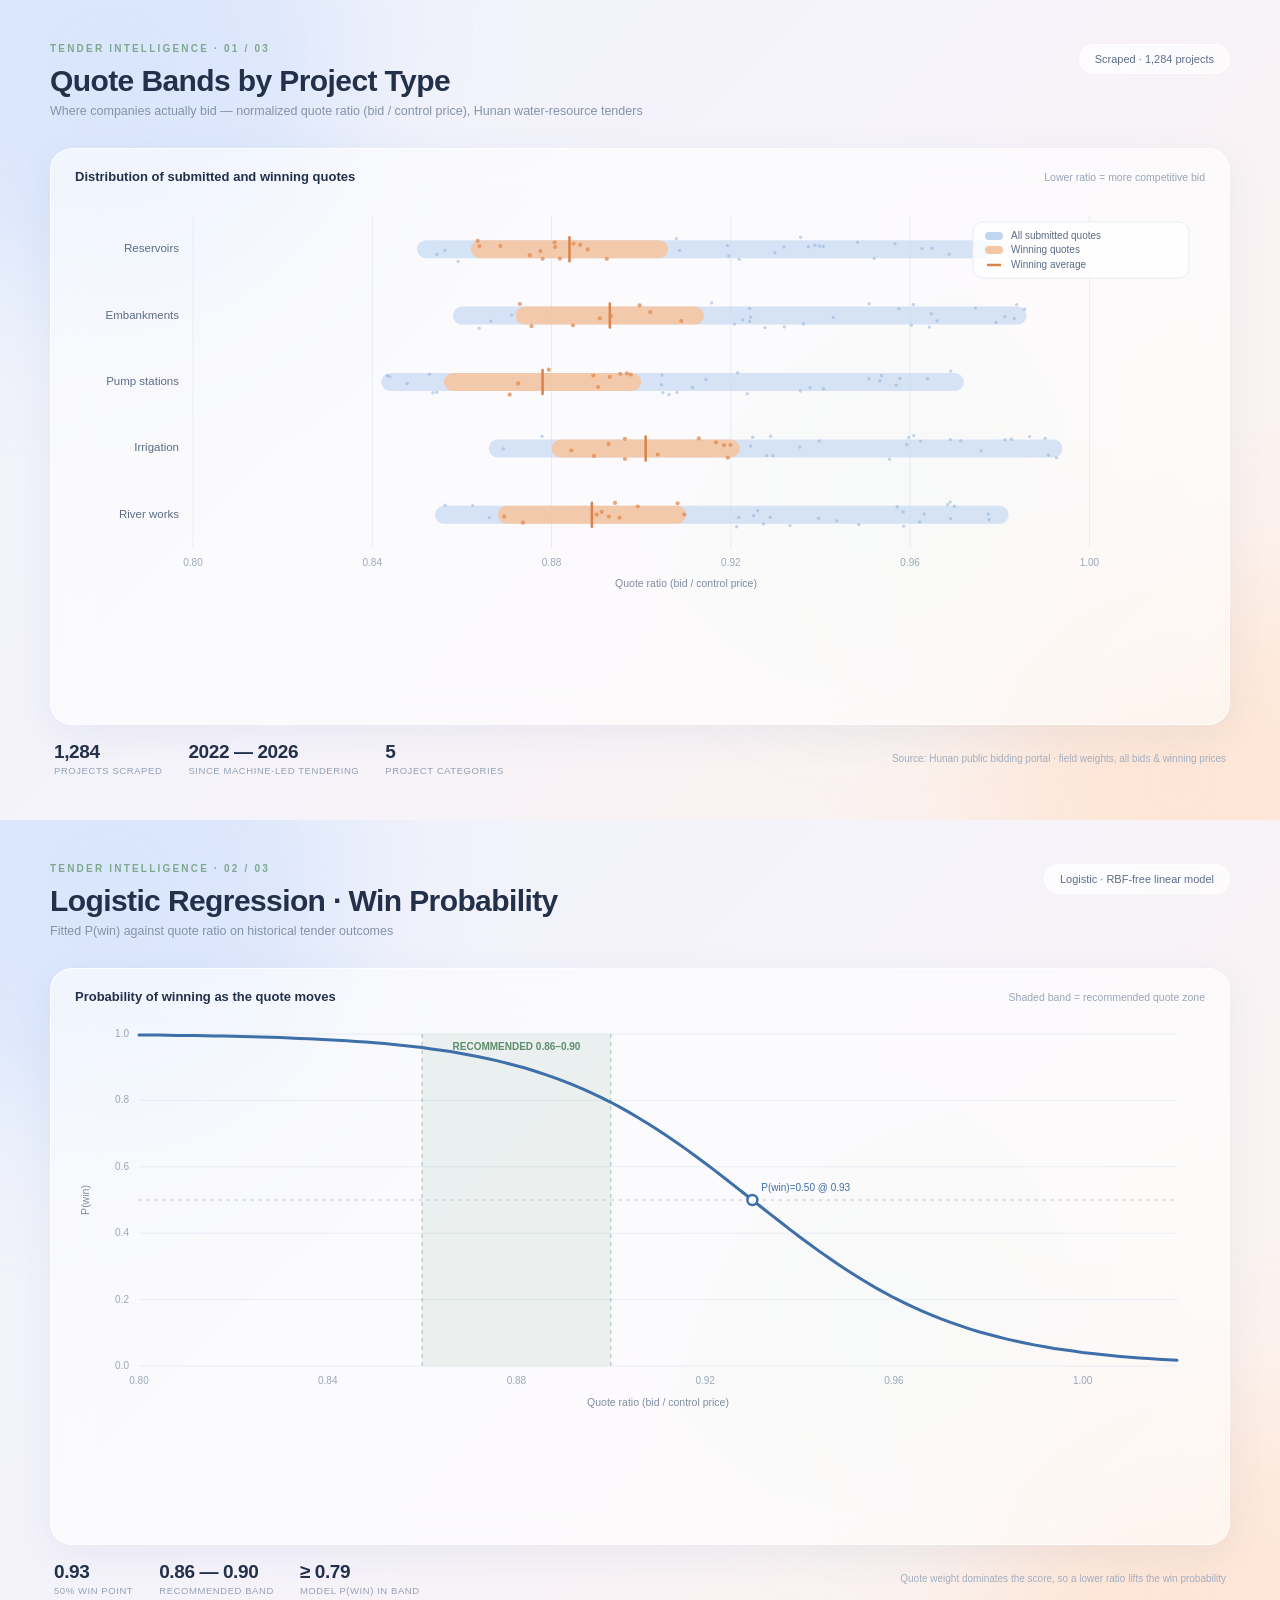
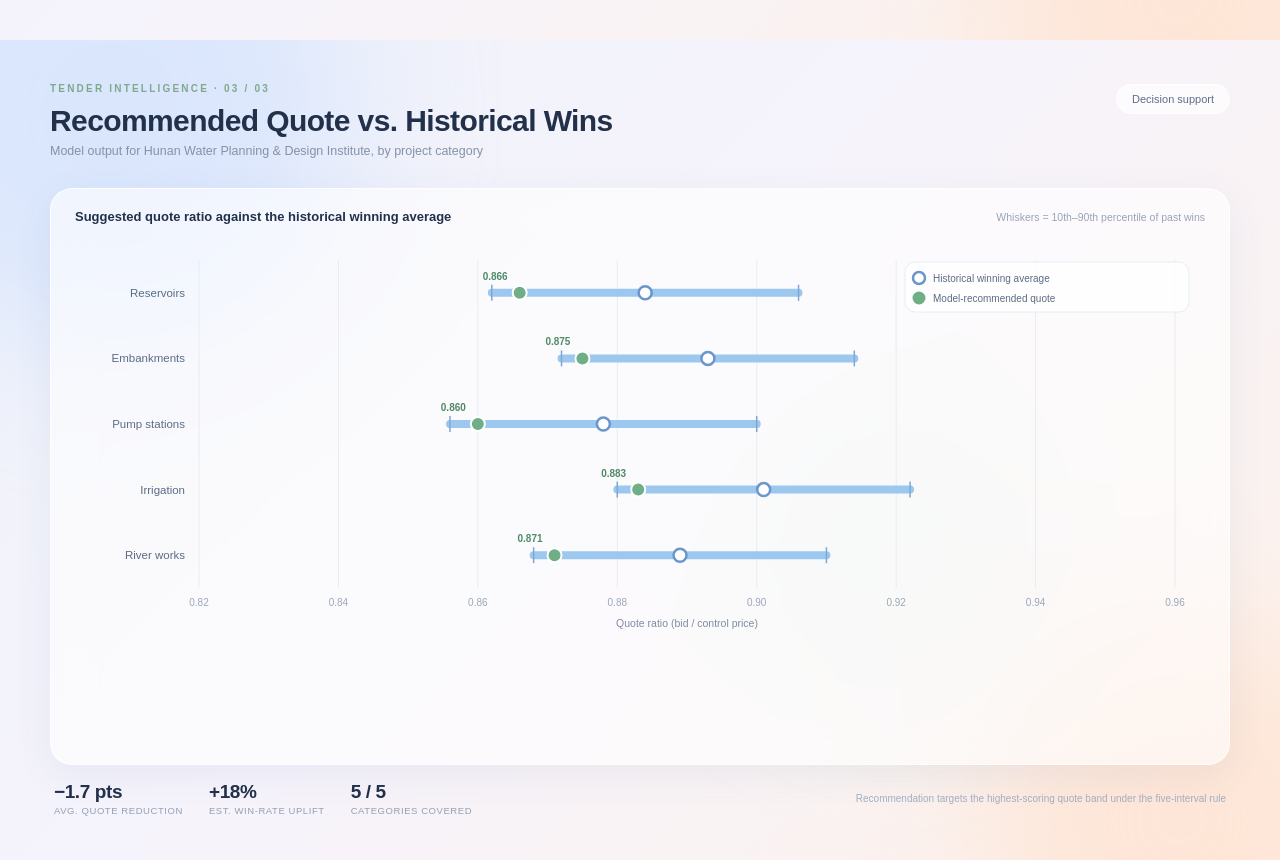
<file: assets/bid/charts.html>
<!DOCTYPE html>
<html lang="en">
<head>
<meta charset="UTF-8">
<title>Bidding Model · Figures</title>
<style>
*{box-sizing:border-box;margin:0;padding:0}
body{font-family:-apple-system,BlinkMacSystemFont,"Segoe UI","PingFang SC",sans-serif;background:#eef2f8}
.chart-card{
  width:1280px;height:820px;position:relative;overflow:hidden;
  padding:44px 50px;display:flex;flex-direction:column;
  background:linear-gradient(135deg,#EDF2FA 0%,#F6F3FB 48%,#FDF2EA 100%);
  color:#22304A;
}
.orb{position:absolute;border-radius:50%;filter:blur(72px);opacity:.5;pointer-events:none}
.orb.a{width:480px;height:480px;background:#C7DBFF;top:-170px;left:-130px}
.orb.b{width:400px;height:400px;background:#FFDAC2;bottom:-160px;right:-100px}
.orb.c{width:300px;height:300px;background:#CDEBDC;top:44%;left:58%;opacity:.28}
.top{position:relative;z-index:1;display:flex;align-items:flex-start;justify-content:space-between;margin-bottom:8px}
.kicker{font:600 10px/1 -apple-system,BlinkMacSystemFont,"Segoe UI",sans-serif;letter-spacing:.22em;color:#7FA98D;text-transform:uppercase}
h1{font-size:30px;font-weight:660;letter-spacing:-.6px;margin:10px 0 6px}
.sub{font-size:12.5px;color:#8492A8}
.pill{padding:8px 15px;border-radius:999px;background:rgba(255,255,255,.66);border:1px solid rgba(255,255,255,.85);backdrop-filter:blur(12px);font-size:11px;color:#5D6E8A;white-space:nowrap}
.panel{
  position:relative;z-index:1;flex:1;margin-top:22px;padding:20px 24px 16px;
  background:rgba(255,255,255,.60);border:1px solid rgba(255,255,255,.82);border-radius:22px;
  backdrop-filter:blur(20px);box-shadow:0 10px 36px rgba(70,100,150,.08);
  display:flex;flex-direction:column;min-height:0;
}
.panel-h{display:flex;align-items:baseline;justify-content:space-between;margin-bottom:6px}
.panel-h h2{font-size:13px;font-weight:620}
.panel-h span{font-size:10.5px;color:#98A4B7}
svg{display:block;width:100%;flex:1;min-height:0}
.foot{position:relative;z-index:1;display:flex;align-items:center;justify-content:space-between;margin-top:16px;padding:0 4px}
.stat{display:flex;gap:26px}
.stat div{display:flex;flex-direction:column;gap:2px}
.stat b{font-size:19px;font-weight:670;letter-spacing:-.4px}
.stat small{font-size:9.5px;color:#93A0B4;letter-spacing:.06em;text-transform:uppercase}
.src{font-size:10px;color:#A2AEC0}
</style>
</head>
<body>

<!-- ============ 01 报价区间分布 ============ -->
<section class="chart-card" id="c1">
  <div class="orb a"></div><div class="orb b"></div><div class="orb c"></div>
  <div class="top">
    <div><div class="kicker">Tender Intelligence · 01 / 03</div><h1>Quote Bands by Project Type</h1><div class="sub">Where companies actually bid — normalized quote ratio (bid / control price), Hunan water-resource tenders</div></div>
    <div class="pill">Scraped · 1,284 projects</div>
  </div>
  <div class="panel">
    <div class="panel-h"><h2>Distribution of submitted and winning quotes</h2><span>Lower ratio = more competitive bid</span></div>
    <div id="s1"></div>
  </div>
  <div class="foot">
    <div class="stat">
      <div><b>1,284</b><small>Projects scraped</small></div>
      <div><b>2022 — 2026</b><small>Since machine-led tendering</small></div>
      <div><b>5</b><small>Project categories</small></div>
    </div>
    <div class="src">Source: Hunan public bidding portal · field weights, all bids &amp; winning prices</div>
  </div>
</section>

<!-- ============ 02 逻辑回归 S 曲线 ============ -->
<section class="chart-card" id="c2">
  <div class="orb a"></div><div class="orb b"></div><div class="orb c"></div>
  <div class="top">
    <div><div class="kicker">Tender Intelligence · 02 / 03</div><h1>Logistic Regression · Win Probability</h1><div class="sub">Fitted P(win) against quote ratio on historical tender outcomes</div></div>
    <div class="pill">Logistic · RBF-free linear model</div>
  </div>
  <div class="panel">
    <div class="panel-h"><h2>Probability of winning as the quote moves</h2><span>Shaded band = recommended quote zone</span></div>
    <div id="s2"></div>
  </div>
  <div class="foot">
    <div class="stat">
      <div><b>0.93</b><small>50% win point</small></div>
      <div><b>0.86 — 0.90</b><small>Recommended band</small></div>
      <div><b>≥ 0.79</b><small>Model P(win) in band</small></div>
    </div>
    <div class="src">Quote weight dominates the score, so a lower ratio lifts the win probability</div>
  </div>
</section>

<!-- ============ 03 最优报价建议 ============ -->
<section class="chart-card" id="c3">
  <div class="orb a"></div><div class="orb b"></div><div class="orb c"></div>
  <div class="top">
    <div><div class="kicker">Tender Intelligence · 03 / 03</div><h1>Recommended Quote vs. Historical Wins</h1><div class="sub">Model output for Hunan Water Planning &amp; Design Institute, by project category</div></div>
    <div class="pill">Decision support</div>
  </div>
  <div class="panel">
    <div class="panel-h"><h2>Suggested quote ratio against the historical winning average</h2><span>Whiskers = 10th–90th percentile of past wins</span></div>
    <div id="s3"></div>
  </div>
  <div class="foot">
    <div class="stat">
      <div><b>−1.7 pts</b><small>Avg. quote reduction</small></div>
      <div><b>+18%</b><small>Est. win-rate uplift</small></div>
      <div><b>5 / 5</b><small>Categories covered</small></div>
    </div>
    <div class="src">Recommendation targets the highest-scoring quote band under the five-interval rule</div>
  </div>
</section>

<script>
function mulberry32(a){return function(){a|=0;a=a+0x6D2B79F5|0;var t=Math.imul(a^a>>>15,1|a);t=t+Math.imul(t^t>>>7,61|t)^t;return ((t^t>>>14)>>>0)/4294967296}}
var rnd=mulberry32(31122026);
var TYPES=[
  {en:'Reservoirs',    all:[0.850,0.978], win:[0.862,0.906], winMid:0.884, rec:0.866},
  {en:'Embankments',   all:[0.858,0.986], win:[0.872,0.914], winMid:0.893, rec:0.875},
  {en:'Pump stations', all:[0.842,0.972], win:[0.856,0.900], winMid:0.878, rec:0.860},
  {en:'Irrigation',    all:[0.866,0.994], win:[0.880,0.922], winMid:0.901, rec:0.883},
  {en:'River works',   all:[0.854,0.982], win:[0.868,0.910], winMid:0.889, rec:0.871}
];
function svg(w,h){return '<svg viewBox="0 0 '+w+' '+h+'" xmlns="http://www.w3.org/2000/svg" preserveAspectRatio="xMidYMid meet">'}

/* ---------- 01 报价区间分布 ---------- */
(function(){
  var W=1130,H=400,L=118,R=26,T=26,B=42,x0=0.80,x1=1.02;
  function sx(v){return L+(v-x0)/(x1-x0)*(W-L-R)}
  var s=svg(W,H);
  for(var v=0.80;v<=1.021;v+=0.04){
    s+='<line x1="'+sx(v)+'" y1="'+T+'" x2="'+sx(v)+'" y2="'+(H-B)+'" stroke="#E7ECF4" stroke-width="1"/>';
    s+='<text x="'+sx(v)+'" y="'+(H-B+18)+'" text-anchor="middle" font-size="10" fill="#9AA7B9">'+v.toFixed(2)+'</text>';
  }
  var rowH=(H-T-B)/TYPES.length;
  TYPES.forEach(function(t,i){
    var cy=T+rowH*(i+0.5);
    s+='<text x="'+(L-14)+'" y="'+(cy+3)+'" text-anchor="end" font-size="11.5" fill="#5B6B84">'+t.en+'</text>';
    // all-bid band
    s+='<rect x="'+sx(t.all[0])+'" y="'+(cy-9)+'" width="'+(sx(t.all[1])-sx(t.all[0]))+'" height="18" rx="9" fill="#BFD5F0" fill-opacity=".62"/>';
    // winning band
    s+='<rect x="'+sx(t.win[0])+'" y="'+(cy-9)+'" width="'+(sx(t.win[1])-sx(t.win[0]))+'" height="18" rx="9" fill="#F5C6A3" fill-opacity=".9"/>';
    // median tick
    s+='<line x1="'+sx(t.winMid)+'" y1="'+(cy-12)+'" x2="'+sx(t.winMid)+'" y2="'+(cy+12)+'" stroke="#D9824B" stroke-width="2.5" stroke-linecap="round"/>';
    // sample dots
    for(var k=0;k<34;k++){
      var q=t.all[0]+rnd()*(t.all[1]-t.all[0]);
      var isWin=q>=t.win[0]&&q<=t.win[1];
      var dy=(rnd()-.5)*26;
      s+='<circle cx="'+sx(q).toFixed(1)+'" cy="'+(cy+dy).toFixed(1)+'" r="'+(isWin?2.1:1.7)+'" fill="'+(isWin?'#E08A50':'#7FA6D4')+'" fill-opacity="'+(isWin?.75:.45)+'"/>';
    }
  });
  s+='<text x="'+((L+W-R)/2)+'" y="'+(H-3)+'" text-anchor="middle" font-size="10.5" fill="#7E8CA1">Quote ratio (bid / control price)</text>';
  // legend
  var lx=W-232,ly=T+6;
  s+='<rect x="'+lx+'" y="'+ly+'" width="216" height="56" rx="10" fill="#fff" fill-opacity=".8" stroke="#E6ECF5"/>';
  s+='<rect x="'+(lx+12)+'" y="'+(ly+10)+'" width="18" height="8" rx="4" fill="#BFD5F0"/><text x="'+(lx+38)+'" y="'+(ly+17)+'" font-size="10" fill="#5B6B84">All submitted quotes</text>';
  s+='<rect x="'+(lx+12)+'" y="'+(ly+24)+'" width="18" height="8" rx="4" fill="#F5C6A3"/><text x="'+(lx+38)+'" y="'+(ly+31)+'" font-size="10" fill="#5B6B84">Winning quotes</text>';
  s+='<line x1="'+(lx+14)+'" y1="'+(ly+43)+'" x2="'+(lx+28)+'" y2="'+(ly+43)+'" stroke="#D9824B" stroke-width="2.5"/><text x="'+(lx+38)+'" y="'+(ly+46)+'" font-size="10" fill="#5B6B84">Winning average</text>';
  s+='</svg>';document.getElementById('s1').innerHTML=s;
})();

/* ---------- 02 逻辑回归 S 曲线 ---------- */
(function(){
  var W=1130,H=400,L=64,R=28,T=24,B=44,x0=0.80,x1=1.02;
  function sx(v){return L+(v-x0)/(x1-x0)*(W-L-R)}
  function sy(p){return T+(1-p)*(H-T-B)}
  function P(r){return 1/(1+Math.exp(45*(r-0.93)))}
  var s=svg(W,H);
  for(var p=0;p<=1.001;p+=0.2){
    s+='<line x1="'+L+'" y1="'+sy(p)+'" x2="'+(W-R)+'" y2="'+sy(p)+'" stroke="#E7ECF4" stroke-width="1"/>';
    s+='<text x="'+(L-10)+'" y="'+(sy(p)+3)+'" text-anchor="end" font-size="10" fill="#9AA7B9">'+p.toFixed(1)+'</text>';
  }
  for(var v=0.80;v<=1.021;v+=0.04){
    s+='<text x="'+sx(v)+'" y="'+(H-B+18)+'" text-anchor="middle" font-size="10" fill="#9AA7B9">'+v.toFixed(2)+'</text>';
  }
  // recommended band
  s+='<rect x="'+sx(0.86)+'" y="'+T+'" width="'+(sx(0.90)-sx(0.86))+'" height="'+(H-T-B)+'" fill="#7FA98D" fill-opacity=".13"/>';
  s+='<line x1="'+sx(0.90)+'" y1="'+T+'" x2="'+sx(0.90)+'" y2="'+(H-B)+'" stroke="#7FA98D" stroke-width="1" stroke-dasharray="4 4" stroke-opacity=".7"/>';
  s+='<line x1="'+sx(0.86)+'" y1="'+T+'" x2="'+sx(0.86)+'" y2="'+(H-B)+'" stroke="#7FA98D" stroke-width="1" stroke-dasharray="4 4" stroke-opacity=".7"/>';
  s+='<text x="'+((sx(0.86)+sx(0.90))/2)+'" y="'+(T+16)+'" text-anchor="middle" font-size="10" fill="#5E8C6C" font-weight="600">RECOMMENDED 0.86–0.90</text>';
  // 50% line
  s+='<line x1="'+L+'" y1="'+sy(.5)+'" x2="'+(W-R)+'" y2="'+sy(.5)+'" stroke="#B7C2D2" stroke-width="1" stroke-dasharray="3 5"/>';
  // sample points (jittered)
  for(var k=0;k<150;k++){
    var r=0.80+rnd()*0.22, won=rnd()<P(r);
    var jy=sy(P(r))+(rnd()-.5)*56;
    if(jy<0||jy>1)continue;
    s+='<circle cx="'+sx(r).toFixed(1)+'" cy="'+sy(jy).toFixed(1)+'" r="'+(won?2.7:2.0)+'" fill="'+(won?'#E08A50':'#7FA6D4')+'" fill-opacity="'+(won?.72:.34)+'"/>';
  }
  // curve
  var d='';
  for(var r=0.80;r<=1.0201;r+=0.002){d+=(d?'L':'M')+sx(r).toFixed(1)+' '+sy(P(r)).toFixed(1)+' '}
  s+='<path d="'+d+'" fill="none" stroke="#3E6FA8" stroke-width="3" stroke-linecap="round"/>';
  // marker at 0.93
  s+='<circle cx="'+sx(0.93)+'" cy="'+sy(.5)+'" r="5" fill="#fff" stroke="#3E6FA8" stroke-width="2.5"/>';
  s+='<text x="'+(sx(0.93)+9)+'" y="'+(sy(.5)-9)+'" font-size="10" fill="#3E6FA8">P(win)=0.50 @ 0.93</text>';
  s+='<text x="'+((L+W-R)/2)+'" y="'+(H-4)+'" text-anchor="middle" font-size="10.5" fill="#7E8CA1">Quote ratio (bid / control price)</text>';
  s+='<text transform="translate(14 '+((T+H-B)/2)+') rotate(-90)" text-anchor="middle" font-size="10.5" fill="#7E8CA1">P(win)</text>';
  s+='</svg>';document.getElementById('s2').innerHTML=s;
})();

/* ---------- 03 建议 vs 历史中标 ---------- */
(function(){
  var W=1130,H=400,L=124,R=30,T=30,B=42,x0=0.82,x1=0.96;
  function sx(v){return L+(v-x0)/(x1-x0)*(W-L-R)}
  var s=svg(W,H);
  for(var v=0.82;v<=0.961;v+=0.02){
    s+='<line x1="'+sx(v)+'" y1="'+T+'" x2="'+sx(v)+'" y2="'+(H-B)+'" stroke="#E7ECF4" stroke-width="1"/>';
    s+='<text x="'+sx(v)+'" y="'+(H-B+18)+'" text-anchor="middle" font-size="10" fill="#9AA7B9">'+v.toFixed(2)+'</text>';
  }
  var rowH=(H-T-B)/TYPES.length;
  TYPES.forEach(function(t,i){
    var cy=T+rowH*(i+0.5);
    s+='<text x="'+(L-14)+'" y="'+(cy+4)+'" text-anchor="end" font-size="11.5" fill="#5B6B84">'+t.en+'</text>';
    // whisker historical wins
    s+='<line x1="'+sx(t.win[0])+'" y1="'+cy+'" x2="'+sx(t.win[1])+'" y2="'+cy+'" stroke="#9CC8EF" stroke-width="8" stroke-linecap="round"/>';
    s+='<line x1="'+sx(t.win[0])+'" y1="'+(cy-8)+'" x2="'+sx(t.win[0])+'" y2="'+(cy+8)+'" stroke="#7FA6D4" stroke-width="1.5"/>';
    s+='<line x1="'+sx(t.win[1])+'" y1="'+(cy-8)+'" x2="'+sx(t.win[1])+'" y2="'+(cy+8)+'" stroke="#7FA6D4" stroke-width="1.5"/>';
    // historical average (hollow)
    s+='<circle cx="'+sx(t.winMid)+'" cy="'+cy+'" r="6.5" fill="#fff" stroke="#6B96C9" stroke-width="2.5"/>';
    // recommendation (filled green)
    s+='<circle cx="'+sx(t.rec)+'" cy="'+cy+'" r="7" fill="#6FAE86" stroke="#fff" stroke-width="2"/>';
    s+='<text x="'+(sx(t.rec)-12)+'" y="'+(cy-13)+'" text-anchor="end" font-size="10" fill="#4F8A67" font-weight="600">'+t.rec.toFixed(3)+'</text>';
  });
  s+='<text x="'+((L+W-R)/2)+'" y="'+(H-3)+'" text-anchor="middle" font-size="10.5" fill="#7E8CA1">Quote ratio (bid / control price)</text>';
  var lx=W-300,ly=T+2;
  s+='<rect x="'+lx+'" y="'+ly+'" width="284" height="50" rx="10" fill="#fff" fill-opacity=".82" stroke="#E6ECF5"/>';
  s+='<circle cx="'+(lx+14)+'" cy="'+(ly+16)+'" r="6" fill="#fff" stroke="#6B96C9" stroke-width="2.5"/><text x="'+(lx+28)+'" y="'+(ly+20)+'" font-size="10" fill="#5B6B84">Historical winning average</text>';
  s+='<circle cx="'+(lx+14)+'" cy="'+(ly+36)+'" r="6.5" fill="#6FAE86"/><text x="'+(lx+28)+'" y="'+(ly+40)+'" font-size="10" fill="#5B6B84">Model-recommended quote</text>';
  s+='</svg>';document.getElementById('s3').innerHTML=s;
})();
</script>
</body>
</html>
</file>
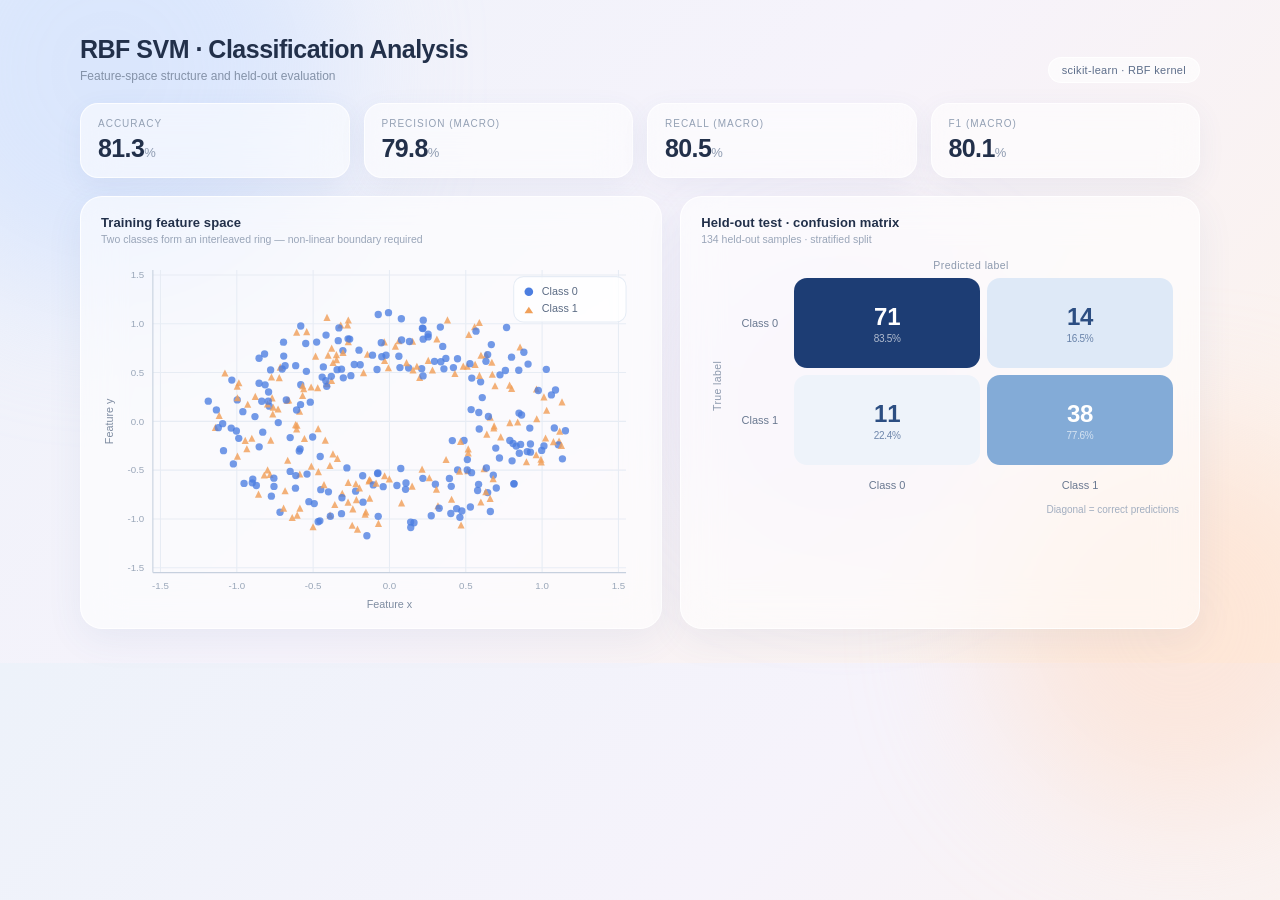
<file: assets/ta/analysis-dashboard.html>
<!DOCTYPE html>
<html lang="en">
<head>
<meta charset="UTF-8">
<title>RBF SVM · Classification Analysis</title>
<style>
:root{--ink:#22304A;--muted:#8492A8}
*{box-sizing:border-box;margin:0;padding:0}
body{
  font-family:-apple-system,BlinkMacSystemFont,"Segoe UI","PingFang SC","Hiragino Sans GB","Microsoft YaHei",sans-serif;
  background:linear-gradient(135deg,#EDF2FA 0%,#F6F3FB 48%,#FDF2EA 100%);
  color:var(--ink);padding:34px 38px;position:relative;overflow:hidden;
}
.orb{position:absolute;border-radius:50%;filter:blur(70px);opacity:.5;pointer-events:none}
.orb.a{width:460px;height:460px;background:#C7DBFF;top:-160px;left:-120px}
.orb.b{width:380px;height:380px;background:#FFDAC2;bottom:-150px;right:-90px}
.orb.c{width:280px;height:280px;background:#DCCFFB;top:40%;left:55%;opacity:.26}
.wrap{position:relative;z-index:1;max-width:1120px;margin:0 auto}
header{display:flex;align-items:flex-end;justify-content:space-between;margin-bottom:20px}
h1{font-size:25px;font-weight:650;letter-spacing:-.5px;line-height:1.2}
.sub{font-size:12px;color:var(--muted);margin-top:5px}
.pill{padding:6px 13px;border-radius:999px;background:rgba(255,255,255,.62);border:1px solid rgba(255,255,255,.85);backdrop-filter:blur(12px);font-size:11px;color:#5D6E8A;letter-spacing:.3px}
.metrics{display:grid;grid-template-columns:repeat(4,1fr);gap:14px;margin-bottom:18px}
.metric{background:rgba(255,255,255,.56);border:1px solid rgba(255,255,255,.78);border-radius:18px;padding:14px 17px;backdrop-filter:blur(18px);box-shadow:0 8px 28px rgba(70,100,150,.07)}
.metric .l{font-size:10px;color:#93A0B4;text-transform:uppercase;letter-spacing:1px}
.metric .v{font-size:25px;font-weight:680;letter-spacing:-.6px;margin-top:5px}
.metric .v span{font-size:13px;font-weight:500;color:#8F9CB1}
.panels{display:grid;grid-template-columns:1.12fr 1fr;gap:18px}
.panel{background:rgba(255,255,255,.58);border:1px solid rgba(255,255,255,.82);border-radius:22px;padding:18px 20px 16px;backdrop-filter:blur(20px);box-shadow:0 10px 36px rgba(70,100,150,.08)}
.panel h2{font-size:13px;font-weight:620;letter-spacing:.1px}
.panel .d{font-size:10.5px;color:#99A5B8;margin-top:3px;margin-bottom:10px}
svg{width:100%;height:auto;display:block}
.cm-wrap{padding:4px 6px 0}
.cm-top{text-align:center;font-size:10.5px;color:#8C99AD;margin-bottom:7px;padding-left:62px;letter-spacing:.4px}
.cm-body{display:flex;align-items:stretch}
.cm-side{width:20px;display:flex;align-items:center;justify-content:center;font-size:10.5px;color:#8C99AD;writing-mode:vertical-rl;transform:rotate(180deg);letter-spacing:.4px}
.cm-grid{flex:1;display:grid;grid-template-columns:60px 1fr 1fr;grid-template-rows:90px 90px 22px;gap:7px}
.rlab{display:flex;align-items:center;justify-content:flex-end;padding-right:9px;font-size:11px;color:#697890;white-space:nowrap}
.clab{display:flex;align-items:flex-end;justify-content:center;padding-bottom:3px;font-size:11px;color:#697890}
.cell{border-radius:13px;display:flex;flex-direction:column;align-items:center;justify-content:center;font-size:24px;font-weight:630;letter-spacing:-.3px}
.cell small{font-size:10px;font-weight:450;opacity:.66;margin-top:2px}
.c00{background:#1D3D74;color:#fff}
.c01{background:#DEE9F7;color:#2C4E82}
.c10{background:#EEF3FA;color:#2C4E82}
.c11{background:#83ABD7;color:#fff}
.note{font-size:10px;color:#A2AEC0;margin-top:10px;text-align:right}
</style>
</head>
<body>
<div class="orb a"></div><div class="orb b"></div><div class="orb c"></div>
<div class="wrap">
  <header>
    <div><h1>RBF SVM · Classification Analysis</h1><div class="sub">Feature-space structure and held-out evaluation</div></div>
    <div class="pill">scikit-learn · RBF kernel</div>
  </header>
  <div class="metrics">
    <div class="metric"><div class="l">Accuracy</div><div class="v">81.3<span>%</span></div></div>
    <div class="metric"><div class="l">Precision (macro)</div><div class="v">79.8<span>%</span></div></div>
    <div class="metric"><div class="l">Recall (macro)</div><div class="v">80.5<span>%</span></div></div>
    <div class="metric"><div class="l">F1 (macro)</div><div class="v">80.1<span>%</span></div></div>
  </div>
  <div class="panels">
    <div class="panel">
      <h2>Training feature space</h2>
      <div class="d">Two classes form an interleaved ring — non-linear boundary required</div>
      <div id="scatter"></div>
    </div>
    <div class="panel">
      <h2>Held-out test · confusion matrix</h2>
      <div class="d">134 held-out samples · stratified split</div>
      <div class="cm-wrap">
        <div class="cm-top">Predicted label</div>
        <div class="cm-body">
          <div class="cm-side">True label</div>
          <div class="cm-grid">
            <div class="rlab">Class 0</div>
            <div class="cell c00">71<small>83.5%</small></div>
            <div class="cell c01">14<small>16.5%</small></div>
            <div class="rlab">Class 1</div>
            <div class="cell c10">11<small>22.4%</small></div>
            <div class="cell c11">38<small>77.6%</small></div>
            <div></div>
            <div class="clab">Class 0</div>
            <div class="clab">Class 1</div>
          </div>
        </div>
      </div>
      <div class="note">Diagonal = correct predictions</div>
    </div>
  </div>
</div>
<script>
function mulberry32(a){return function(){a|=0;a=a+0x6D2B79F5|0;var t=Math.imul(a^a>>>15,1|a);t=t+Math.imul(t^t>>>7,61|t)^t;return ((t^t>>>14)>>>0)/4294967296}}
var rnd=mulberry32(20261125);
var W=500,H=330,L=48,R=14,T=14,B=36;
var xMin=-1.55,xMax=1.55,yMin=-1.55,yMax=1.55;
function sx(x){return L+(x-xMin)/(xMax-xMin)*(W-L-R)}
function sy(y){return T+(yMax-y)/(yMax-yMin)*(H-T-B)}
var pts=[];
for(var i=0;i<360;i++){
  var th=rnd()*Math.PI*2,r=0.52+rnd()*0.66,cls=rnd()<0.58?0:1;
  var x=r*Math.cos(th)+(rnd()-.5)*.12,y=r*Math.sin(th)+(rnd()-.5)*.12;
  pts.push({x:x,y:y,cls:cls});
}
var s='<svg viewBox="0 0 '+W+' '+H+'" xmlns="http://www.w3.org/2000/svg">';
for(var v=-1.5;v<=1.501;v+=0.5){
  s+='<line x1="'+sx(v)+'" y1="'+T+'" x2="'+sx(v)+'" y2="'+(H-B)+'" stroke="#E7ECF4" stroke-width="1"/>';
  s+='<line x1="'+L+'" y1="'+sy(v)+'" x2="'+(W-R)+'" y2="'+sy(v)+'" stroke="#E7ECF4" stroke-width="1"/>';
  s+='<text x="'+sx(v)+'" y="'+(H-B+15)+'" text-anchor="middle" font-size="9" fill="#9AA7B9">'+v.toFixed(1)+'</text>';
  s+='<text x="'+(L-8)+'" y="'+(sy(v)+3)+'" text-anchor="end" font-size="9" fill="#9AA7B9">'+v.toFixed(1)+'</text>';
}
s+='<line x1="'+L+'" y1="'+(H-B)+'" x2="'+(W-R)+'" y2="'+(H-B)+'" stroke="#C6D0DE" stroke-width="1"/>';
s+='<line x1="'+L+'" y1="'+T+'" x2="'+L+'" y2="'+(H-B)+'" stroke="#C6D0DE" stroke-width="1"/>';
s+='<text x="'+((L+W-R)/2)+'" y="'+(H-3)+'" text-anchor="middle" font-size="10" fill="#7E8CA1">Feature x</text>';
s+='<text transform="translate(11 '+((T+H-B)/2)+') rotate(-90)" text-anchor="middle" font-size="10" fill="#7E8CA1">Feature y</text>';
pts.forEach(function(p){
  var cx=sx(p.x),cy=sy(p.y);
  if(p.cls===0){s+='<circle cx="'+cx.toFixed(1)+'" cy="'+cy.toFixed(1)+'" r="3.4" fill="#4C7EE0" fill-opacity="0.78"/>';}
  else{s+='<polygon points="'+cx.toFixed(1)+','+(cy-3.6).toFixed(1)+' '+(cx+3.3).toFixed(1)+','+(cy+3).toFixed(1)+' '+(cx-3.3).toFixed(1)+','+(cy+3).toFixed(1)+'" fill="#F0A05A" fill-opacity="0.82"/>';}
});
s+='<rect x="'+(W-118)+'" y="'+(T+6)+'" width="104" height="42" rx="9" fill="#fff" fill-opacity="0.78" stroke="#E6ECF5"/>';
s+='<circle cx="'+(W-104)+'" cy="'+(T+20)+'" r="4" fill="#4C7EE0"/><text x="'+(W-92)+'" y="'+(T+23)+'" font-size="10" fill="#5B6B84">Class 0</text>';
s+='<polygon points="'+(W-104)+','+(T+34)+' '+(W-100)+','+(T+40)+' '+(W-108)+','+(T+40)+'" fill="#F0A05A"/><text x="'+(W-92)+'" y="'+(T+39)+'" font-size="10" fill="#5B6B84">Class 1</text>';
s+='</svg>';
document.getElementById('scatter').innerHTML=s;
</script>
</body>
</html>
</file>
<file: css/3d.css>
/* =========================================================
   Zihan Wang — editorial CV / glass edition
   Two full screens: vertical glass nameplate → living portrait
   ========================================================= */
/* 弹窗打开时真正钉住页面：背景不动、无回弹 */
html.scroll-locked, body.scroll-locked{ overflow:hidden; overscroll-behavior:none; }

:root{
  --ink:#111311;
  --muted:#7A807B;
  --line:#D8DAD6;
  --bg:#FFFFFF;
  --mono:ui-monospace,"SF Mono",Menlo,Consolas,monospace;
  --sans:"Helvetica Neue",Helvetica,Arial,"PingFang SC","Microsoft YaHei",sans-serif;
  --wrap:880px;
  --mint:#8FD8B4;
  --sky:#9CC8EF;
  --peach:#EBC4A8;
  --lilac:#CDBDEA;
  /* 统一磨砂玻璃配方：卡片边框与照片区共用 */
  --glass-bg:
    linear-gradient(155deg,rgba(255,255,255,.28),rgba(255,255,255,.10)),
    var(--frost);
  --glass-border:rgba(255,255,255,.58);
  --glass-inner:inset 0 1px 0 rgba(255,255,255,.82);
  --glass-filter:blur(34px) saturate(1.6);
  /* 磨砂颗粒：真正的雾面质感来自这层细噪点 */
  --frost:url("data:image/svg+xml,%3Csvg xmlns='http://www.w3.org/2000/svg' width='180' height='180'%3E%3Cfilter id='n'%3E%3CfeTurbulence type='fractalNoise' baseFrequency='.85' numOctaves='3' stitchTiles='stitch'/%3E%3CfeColorMatrix type='saturate' values='0'/%3E%3C/filter%3E%3Crect width='100%25' height='100%25' filter='url(%23n)' opacity='.42'/%3E%3C/svg%3E");
}

*,*::before,*::after{ box-sizing:border-box; }

html{ scroll-behavior:smooth; -webkit-text-size-adjust:100%; overflow-x:clip; }
button, .twin-open{ touch-action:manipulation; -webkit-tap-highlight-color:transparent; }
section[id],div[id]{ scroll-margin-top:78px; }

body{
  margin:0;
  background:var(--bg);
  color:var(--ink);
  font-family:var(--sans);
  font-size:15px;
  line-height:1.6;
  overflow-x:clip;
  -webkit-font-smoothing:antialiased;
}

body.lang-en .zh{ display:none !important; }
body.lang-zh .en{ display:none !important; }

a{ color:inherit; }
h1,h2,h3,p{ margin:0; }
button{ font:inherit; }

/* ---------------- 彩色呼吸光 ---------------- */
.ambient{
  position:fixed; inset:0; z-index:-1; pointer-events:none;
  overflow:hidden;
  background:#fff;
}
.ambient::before{
  content:""; position:absolute; inset:-20%;
  background:linear-gradient(125deg,
    #DDF3E7 0%,#DFEBFB 22%,#FDE7D8 46%,#EFE4FA 70%,#D9F1EE 100%);
  background-size:300% 300%;
  animation:bg-shift 22s ease-in-out infinite;
}
/* 页面底色的磨砂颗粒 */
.ambient::after{
  content:""; position:absolute; inset:0;
  background-image:var(--frost);
  opacity:.16; mix-blend-mode:multiply;
}
/* 页面整体覆盖一层轻磨砂雾面，让背景本身像毛玻璃 */
body::before{
  content:""; position:fixed; inset:0; z-index:-1; pointer-events:none;
  background-image:var(--frost);
  opacity:.10; mix-blend-mode:soft-light;
}
@keyframes bg-shift{
  0%,100%{ background-position:0% 50%; }
  25%{ background-position:55% 20%; }
  50%{ background-position:100% 65%; }
  75%{ background-position:40% 95%; }
}
.glow{
  position:absolute;
  width:52vmax; height:52vmax;
  border-radius:50%;
  filter:blur(80px) hue-rotate(0deg);
  opacity:.36;
  will-change:transform,opacity,filter;
  mix-blend-mode:multiply;
}
.glow-1{
  left:-14vmax; top:-12vmax;
  background:radial-gradient(circle,var(--mint) 0%,rgba(143,216,180,0) 68%);
  animation:breathe1 9s ease-in-out infinite,hue-drift-1 19s linear infinite;
}
.glow-2{
  right:-16vmax; top:-8vmax;
  background:radial-gradient(circle,var(--sky) 0%,rgba(156,200,239,0) 68%);
  animation:breathe2 11s ease-in-out infinite,hue-drift-2 23s linear infinite;
}
.glow-3{
  left:18vmax; bottom:-26vmax;
  background:radial-gradient(circle,var(--peach) 0%,rgba(235,196,168,0) 70%);
  animation:breathe3 10s ease-in-out infinite,hue-drift-3 17s linear infinite;
}
.glow-4{
  right:6vmax; bottom:-22vmax;
  background:radial-gradient(circle,var(--lilac) 0%,rgba(205,189,234,0) 70%);
  animation:breathe4 12s ease-in-out infinite,hue-drift-4 27s linear infinite;
}
@keyframes hue-drift-1{
  0%,100%{ filter:blur(80px) hue-rotate(0deg); }
  50%{ filter:blur(80px) hue-rotate(115deg); }
}
@keyframes hue-drift-2{
  0%,100%{ filter:blur(80px) hue-rotate(20deg); }
  50%{ filter:blur(80px) hue-rotate(-95deg); }
}
@keyframes hue-drift-3{
  0%,100%{ filter:blur(80px) hue-rotate(-30deg); }
  50%{ filter:blur(80px) hue-rotate(105deg); }
}
@keyframes hue-drift-4{
  0%,100%{ filter:blur(80px) hue-rotate(10deg); }
  50%{ filter:blur(80px) hue-rotate(130deg); }
}
@keyframes breathe1{
  0%,100%{ opacity:.28; transform:translate3d(0,0,0) scale(1); }
  50%{ opacity:.60; transform:translate3d(4vw,3vh,0) scale(1.14); }
}
@keyframes breathe2{
  0%,100%{ opacity:.26; transform:translate3d(0,0,0) scale(1.05); }
  50%{ opacity:.56; transform:translate3d(-5vw,5vh,0) scale(.94); }
}
@keyframes breathe3{
  0%,100%{ opacity:.24; transform:translate3d(0,0,0) scale(.96); }
  50%{ opacity:.54; transform:translate3d(3vw,-5vh,0) scale(1.12); }
}
@keyframes breathe4{
  0%,100%{ opacity:.26; transform:translate3d(0,0,0) scale(1.08); }
  50%{ opacity:.58; transform:translate3d(-4vw,-3vh,0) scale(.95); }
}

/* ---------------- 顶栏 ---------------- */
.top{
  position:sticky; top:0; z-index:50;
  height:58px;
  display:flex; align-items:center; gap:22px;
  padding:0 max(24px,calc((100vw - var(--wrap)) / 2));
  background:rgba(255,255,255,.78);
  backdrop-filter:blur(18px) saturate(1.4);
  -webkit-backdrop-filter:blur(18px) saturate(1.4);
  border-bottom:1px solid rgba(17,19,17,.07);
}
.brand{
  font-size:17px; font-weight:700; letter-spacing:-.06em;
  text-decoration:none;
}
.brand span{ color:#6FA989; }
.nav{
  display:flex; gap:22px; margin-left:auto;
  overflow-x:auto; scrollbar-width:none;
}
.nav::-webkit-scrollbar{ display:none; }
.nav a{
  font-family:var(--mono); font-size:10px; letter-spacing:.12em;
  text-decoration:none; color:var(--muted); white-space:nowrap;
  padding:6px 0; position:relative;
  transition:color .18s ease;
}
.nav a::after{
  content:""; position:absolute; left:0; right:100%; bottom:0;
  height:1px; background:var(--ink);
  transition:right .22s ease;
}
.nav a:hover,.nav a.active{ color:var(--ink); }
.nav a.active::after{ right:0; }
.tools{ display:flex; gap:14px; align-items:center; padding-left:18px; border-left:1px solid var(--line); }
.quiet{
  font-family:var(--mono); font-size:10px; letter-spacing:.1em;
  color:var(--muted); text-decoration:none; background:none; border:0;
  padding:0; cursor:pointer; white-space:nowrap;
  transition:color .18s ease;
}
.quiet:hover{ color:var(--ink); }

/* ---------------- 滚动进度 ---------------- */
.progress{
  position:fixed; top:0; left:0; z-index:80;
  height:2px; width:0;
  background:linear-gradient(90deg,var(--mint),var(--sky),var(--peach),var(--lilac));
  box-shadow:0 0 12px rgba(156,200,239,.7);
}

/* ================= PAGE 01 / 竖版玻璃工位牌 ================= */
.page{ position:relative; }
.page-one{
  height:260svh; min-height:1300px;
  padding:9vh 24px 0;
}
.nameplate-wrap{
  --p:0; --flip:0;
  position:sticky; top:13vh;
  width:min(408px,100%);
  height:min(660px,72svh);
  min-height:560px;
  margin:0 auto;
  perspective:1400px;
  transform:
    translateY(calc(var(--p) * -66px))
    scale(calc(1 - var(--p) * .05))
    rotate(calc(var(--p) * -1.4deg));
  opacity:calc(1 - max(0,var(--p) - .86) * 7);
  filter:blur(calc(max(0,var(--p) - .88) * 18px));
  will-change:transform,opacity,filter;
}
.plate-3d{
  position:relative; width:100%; height:100%;
  transform-style:preserve-3d;
  transform:rotateY(calc(var(--flip) * 180deg));
  transition:transform .9s cubic-bezier(.22,.8,.22,1);
}
.nameplate{
  position:absolute; inset:0;
  padding:34px 36px 28px;
  display:flex; flex-direction:column;
  overflow:hidden;
  border-radius:30px;
  background:var(--glass-bg);
  border:1px solid var(--glass-border);
  box-shadow:
    var(--glass-inner),
    0 32px 70px -52px rgba(17,19,17,.22);
  backdrop-filter:var(--glass-filter);
  -webkit-backdrop-filter:var(--glass-filter);
  backface-visibility:hidden;
  -webkit-backface-visibility:hidden;
}
.plate-front{ z-index:2; }
.plate-back{ z-index:1; transform:rotateY(180deg); padding:12px; }
.nameplate > *{ position:relative; z-index:1; }
.nameplate::before{
  content:""; position:absolute; left:0; right:0; bottom:0; height:3px; z-index:3;
  background:linear-gradient(90deg,var(--mint),var(--sky),var(--peach),var(--lilac),var(--mint));
  background-size:300% 100%;
  animation:plate-light 6s linear infinite;
}
.nameplate::after{
  content:""; position:absolute; inset:0; z-index:0; pointer-events:none;
  background:linear-gradient(118deg,transparent 28%,rgba(255,255,255,.62) 46%,transparent 64%);
  transform:translateX(-120%);
  animation:plate-sheen 8s ease-in-out infinite;
}
@keyframes plate-light{ 0%{background-position:0% 50%;} 100%{background-position:300% 50%;} }
@keyframes plate-sheen{
  0%,52%{ transform:translateX(-120%); }
  78%,100%{ transform:translateX(120%); }
}

.plate-head{
  position:relative;
  display:flex; justify-content:space-between; align-items:center;
  font-family:var(--mono); font-size:9px; letter-spacing:.16em;
  color:var(--muted);
}
.plate-head::before{
  content:""; position:absolute; top:-19px; left:50%; transform:translateX(-50%);
  width:48px; height:5px; border-radius:20px;
  background:rgba(17,19,17,.14);
  box-shadow:inset 0 1px 2px rgba(17,19,17,.14),0 1px 0 rgba(255,255,255,.9);
}
.plate-core{ margin-top:auto; }
.plate-name{
  font-size:clamp(58px,10vw,82px);
  line-height:.93; font-weight:650; letter-spacing:-.075em;
}
.plate-cn{
  margin-top:16px; font-size:12px; letter-spacing:.62em; color:var(--muted);
}
.plate-role{
  margin-top:34px; font-size:14px; font-weight:500; line-height:1.55;
  letter-spacing:-.01em;
}
.plate-sign{ margin-top:auto; padding-top:20px; }
.plate-sign > span{
  font-family:var(--mono); font-size:8.5px; letter-spacing:.16em; color:var(--muted);
}
.plate-sign strong{
  display:block; margin-top:2px;
  font-family:"Snell Roundhand","Apple Chancery","Brush Script MT",cursive;
  font-size:39px; font-weight:400; font-style:italic; line-height:1.05;
  letter-spacing:.01em; transform:rotate(-3deg); transform-origin:left center;
}
.plate-rule{ display:flex; gap:5px; margin:24px 0 18px; }
.plate-rule i{ width:30px; height:3px; display:block; border-radius:3px; }
.plate-rule i:nth-child(1){ background:var(--mint); }
.plate-rule i:nth-child(2){ background:var(--sky); }
.plate-rule i:nth-child(3){ background:var(--peach); }
.plate-foot{
  display:flex; justify-content:space-between; align-items:center;
  font-family:var(--mono); font-size:9px; letter-spacing:.16em;
  color:var(--muted);
}
.scroll-cue{ animation:cue 2s ease-in-out infinite; }
@keyframes cue{ 0%,100%{ opacity:.42; } 50%{ opacity:1; } }
.flip-btn{
  padding:0; background:none; border:0; cursor:pointer;
  font-family:var(--mono); font-size:9px; letter-spacing:.14em;
  color:var(--muted);
  transition:color .18s ease,transform .18s ease;
  animation:cue 2.4s ease-in-out infinite;
}
.flip-btn:hover{ color:var(--ink); transform:rotate(-12deg); }
#flip-back{ font-size:16px; line-height:1; animation:none; }

/* 工牌背面：数字形象 */
.back-media{
  position:relative; flex:1; min-height:0;
  border-radius:22px; overflow:hidden; isolation:isolate;
  /* Safari 下 video 的 mix-blend-mode 会绕过父级 border-radius/overflow 裁剪，
     用 clip-path 在合成层硬裁，确保播放中的视频帧也是圆角 */
  clip-path:inset(0 round 22px);
  -webkit-clip-path:inset(0 round 22px);
  /* 与卡片边框完全相同的磨砂玻璃配方 */
  background:var(--glass-bg);
  border:1px solid var(--glass-border);
  box-shadow:var(--glass-inner);
  backdrop-filter:var(--glass-filter);
  -webkit-backdrop-filter:var(--glass-filter);
}
/* 极淡的玻璃反光，避免扫过人物时形成硬切割线 */
.back-media::after{
  content:""; position:absolute; inset:0; z-index:3; pointer-events:none;
  background:linear-gradient(118deg,transparent 34%,rgba(255,255,255,.10) 47%,transparent 60%);
  transform:translateX(-120%);
  animation:plate-sheen 10s ease-in-out infinite;
}
.back-media video,
.back-media .portrait-fallback{
  display:block; width:100%; height:100%;
  object-fit:cover; object-position:center top;
  border-radius:22px;
  clip-path:inset(0 round 22px);
  -webkit-clip-path:inset(0 round 22px);
  mix-blend-mode:multiply;
  transform:scale(1.05);
  pointer-events:none;
}
.back-media .portrait-fallback{ display:none; position:absolute; inset:0; }
.back-media.is-fallback video{ display:none; }
.back-media.is-fallback .portrait-fallback{ display:block; }
.back-glow{
  position:absolute; inset:-22%; z-index:-1;
  border-radius:50%;
  background:
    radial-gradient(circle at 28% 28%,rgba(143,216,180,.42),transparent 58%),
    radial-gradient(circle at 74% 26%,rgba(156,200,239,.40),transparent 58%),
    radial-gradient(circle at 30% 76%,rgba(235,196,168,.36),transparent 60%),
    radial-gradient(circle at 76% 74%,rgba(205,189,234,.42),transparent 60%);
  filter:blur(36px);
  animation:portrait-breathe 6.5s ease-in-out infinite,portrait-hue 18s linear infinite;
}
.back-meta{
  display:flex; justify-content:space-between; align-items:center;
  padding:13px 6px 2px;
  font-family:var(--mono); font-size:8.5px; letter-spacing:.15em; color:var(--muted);
}
.back-arrow{ font-size:15px; color:var(--ink); }

.page-tag{
  position:absolute; left:24px; bottom:26px;
  font-family:var(--mono); font-size:9px; letter-spacing:.2em; color:#A4A9A3;
}
/* 00 角标留在第一屏视口内：page-one 被拉长后，绝对定位在 bottom
   会落进 page-two 上移 32svh 的重叠区，和 intro 大标题重叠 */
.page-one .page-tag{
  bottom:auto;
  top:calc(100svh - 96px);
}

/* ================= PAGE 02 / 会动的你 ================= */
.page-two{
  position:relative; z-index:2;
  margin-top:-32svh;
  min-height:100svh;
  display:grid; align-items:center;
  padding:70px 24px 80px;
}
.page-two-inner{
  width:100%; max-width:760px; margin:0 auto;
  display:grid; grid-template-columns:1fr; align-items:center;
}
.page-two .intro-column{ max-width:760px; }
.tag-two{ left:auto; right:24px; }

/* 人物：透明玻璃相框 */
.portrait-column{ min-width:0; }
.portrait-stage{
  position:relative; isolation:isolate;
  perspective:1000px;
}
.portrait-glow{
  position:absolute; inset:-14%; z-index:-1;
  border-radius:50%;
  background:
    radial-gradient(circle at 26% 26%,rgba(143,216,180,.65),transparent 58%),
    radial-gradient(circle at 74% 24%,rgba(156,200,239,.62),transparent 58%),
    radial-gradient(circle at 30% 76%,rgba(235,196,168,.58),transparent 60%),
    radial-gradient(circle at 76% 74%,rgba(205,189,234,.62),transparent 60%);
  filter:blur(46px) hue-rotate(0deg);
  animation:portrait-breathe 6.5s ease-in-out infinite,portrait-hue 16s linear infinite;
}
@keyframes portrait-breathe{
  0%,100%{ opacity:.62; transform:scale(1); }
  50%{ opacity:1; transform:scale(1.08); }
}
@keyframes portrait-hue{
  0%,100%{ filter:blur(46px) hue-rotate(0deg); }
  50%{ filter:blur(46px) hue-rotate(125deg); }
}
.portrait-frame{
  --rx:0deg; --ry:0deg; --tx:0px; --ty:0px;
  position:relative; isolation:isolate;
  width:100%; aspect-ratio:3/4;
  border-radius:28px; overflow:hidden;
  background:
    linear-gradient(150deg,rgba(255,255,255,.44),rgba(255,255,255,.12)),
    linear-gradient(135deg,rgba(143,216,180,.30),rgba(156,200,239,.24) 34%,rgba(235,196,168,.22) 68%,rgba(205,189,234,.30));
  border:1px solid rgba(255,255,255,.92);
  box-shadow:
    inset 0 1px 0 rgba(255,255,255,.98),
    inset 0 0 0 1px rgba(17,19,17,.05),
    0 32px 70px -34px rgba(17,19,17,.34);
  backdrop-filter:blur(18px) saturate(1.45);
  -webkit-backdrop-filter:blur(18px) saturate(1.45);
  transform:rotateX(var(--rx)) rotateY(var(--ry));
  transition:transform .55s cubic-bezier(.2,.8,.2,1),box-shadow .4s ease;
  will-change:transform;
  cursor:pointer;
}
.portrait-frame:hover{
  box-shadow:
    inset 0 1px 0 rgba(255,255,255,.98),
    inset 0 0 0 1px rgba(17,19,17,.05),
    0 42px 86px -36px rgba(17,19,17,.42);
}
.portrait-frame video,
.portrait-frame .portrait-fallback{
  display:block; width:100%; height:100%;
  object-fit:cover; object-position:center top;
  mix-blend-mode:multiply;
  transform:scale(1.05) translate3d(var(--tx),var(--ty),0);
  transition:transform .55s cubic-bezier(.2,.8,.2,1);
  pointer-events:none;
}
.portrait-frame .portrait-fallback{ display:none; position:absolute; inset:0; }
.portrait-frame.is-fallback video{ display:none; }
.portrait-frame.is-fallback .portrait-fallback{ display:block; }
.cursor-light{
  position:absolute; inset:0; z-index:2; pointer-events:none;
  background:radial-gradient(circle at var(--mx,50%) var(--my,50%),rgba(255,255,255,.50),transparent 46%);
  mix-blend-mode:screen;
  opacity:0; transition:opacity .35s ease;
}
.portrait-frame:hover .cursor-light{ opacity:1; }
.portrait-frame.is-hello{ animation:hello .62s ease; }
@keyframes hello{
  0%{ rotate:0deg; } 25%{ rotate:-1.6deg; } 55%{ rotate:1.2deg; } 100%{ rotate:0deg; }
}
.portrait-caption{
  margin-top:18px; text-align:center;
  font-family:var(--mono); font-size:9px; letter-spacing:.17em;
  color:var(--muted);
  transition:color .3s ease;
}
.portrait-caption.is-active{ color:#5E8F74; }

/* 人物热点 */
.hotspot{
  position:absolute; z-index:4;
  width:30px; height:30px; padding:0;
  display:grid; place-items:center;
  border:0; border-radius:50%;
  background:rgba(255,255,255,.68);
  box-shadow:inset 0 1px 0 rgba(255,255,255,.8), 0 10px 24px -12px rgba(17,19,17,.55);
  backdrop-filter:blur(10px); -webkit-backdrop-filter:blur(10px);
  font-family:var(--mono); font-size:8.5px; letter-spacing:.04em;
  color:var(--ink); cursor:pointer;
  transition:transform .25s ease,background .25s ease;
}
.hotspot:hover,.hotspot.is-on{ transform:scale(1.14); background:#fff; }
.hs-1{ top:16%; left:10%; }
.hs-2{ top:43%; right:8%; }
.hs-3{ bottom:15%; left:14%; }
.hs-2::after{ animation-delay:.9s; }
.hs-3::after{ animation-delay:1.8s; }

.hotspot-card{
  position:absolute; z-index:6;
  left:6%; right:6%; bottom:5%;
  padding:18px 20px 19px;
  border-radius:18px;
  background:linear-gradient(145deg,rgba(255,255,255,.56),rgba(255,255,255,.32));
  border:1px solid rgba(255,255,255,.88);
  box-shadow:0 22px 50px -24px rgba(17,19,17,.32),inset 0 1px 0 rgba(255,255,255,.9);
  backdrop-filter:blur(26px) grayscale(.35);
  -webkit-backdrop-filter:blur(26px) grayscale(.35);
  animation:card-in .28s ease both;
}
@keyframes card-in{ from{ opacity:0; transform:translateY(10px); } to{ opacity:1; transform:none; } }
.hotspot-card h3{ font-size:14px; font-weight:650; letter-spacing:-.01em; padding-right:20px; }
.hotspot-card p{ margin-top:6px; font-size:12.5px; line-height:1.65; color:#454A45; }
.hotspot-close{
  position:absolute; top:12px; right:14px;
  width:22px; height:22px; padding:0;
  border:0; background:none; cursor:pointer;
  font-size:19px; line-height:1; color:var(--muted);
}
.hotspot-close:hover{ color:var(--ink); }

/* 右侧简介 */
.intro-column{ min-width:0; }
.eyebrow{
  font-family:var(--mono); font-size:10px; letter-spacing:.18em; color:var(--muted);
}
.intro-name{
  margin-top:18px;
  font-size:clamp(46px,6.4vw,74px);
  line-height:.94; font-weight:650; letter-spacing:-.07em;
}
.intro-cn{
  margin-top:14px; font-size:12px; letter-spacing:.6em; color:var(--muted);
}
.lede{
  margin-top:30px; max-width:49ch;
  font-size:15px; line-height:1.8; color:#3B403C;
}
.mini-grid{
  margin-top:32px; padding-top:20px;
  border-top:1px solid var(--ink);
  display:grid; grid-template-columns:82px 1fr;
  gap:12px 20px; align-items:start;
}
.mini-grid > div{
  font-family:var(--mono); font-size:9px; letter-spacing:.14em;
  color:var(--muted); padding-top:4px;
}
.mini-grid > p{ font-size:13.5px; line-height:1.5; }
.links{ display:flex; gap:22px; margin-top:28px; }
.links a{
  font-family:var(--mono); font-size:10px; letter-spacing:.12em;
  text-decoration:none; padding-bottom:4px;
  border-bottom:1px solid var(--line);
  transition:border-color .2s ease,color .2s ease;
}
.links a:hover{ border-color:var(--ink); color:#5E8F74; }

/* ---------------- 正文：编辑式排版 ---------------- */
.editorial{
  max-width:var(--wrap);
  margin:0 auto;
  padding:30px 24px 120px;
}
.block{
  padding:56px 0 64px;
  border-top:1px solid var(--ink);
}
.block-head{
  display:flex; align-items:baseline; gap:16px;
  margin-bottom:34px;
}
.num{ font-family:var(--mono); font-size:11px; letter-spacing:.08em; }
.block-head h2{
  font-size:clamp(30px,4.6vw,46px);
  font-weight:650; letter-spacing:-.045em; line-height:1;
}
.sec-note{
  margin-left:auto;
  font-family:var(--mono); font-size:9px; letter-spacing:.14em;
  color:var(--muted); white-space:nowrap;
}
.block-grid{
  display:grid;
  grid-template-columns:132px 1fr;
  gap:14px 28px;
  align-items:start;
}
.grid-label{
  font-family:var(--mono); font-size:9.5px; letter-spacing:.14em;
  color:var(--muted); padding-top:4px;
}
.grid-value{ font-size:17px; font-weight:500; letter-spacing:-.01em; }
.rows{ margin-top:30px; }
.row{
  display:grid; grid-template-columns:148px 1fr; gap:26px;
  padding:20px 0; border-top:1px solid var(--line);
}
.row:first-child{ border-top:0; padding-top:0; }
.when{
  font-family:var(--mono); font-size:10px; letter-spacing:.08em;
  color:var(--muted); padding-top:4px;
}
.what h3{ font-size:16px; font-weight:600; letter-spacing:-.015em; }
.what .org{ margin-top:3px; font-size:12.5px; color:var(--muted); }
.what p{ margin-top:8px; font-size:13.5px; line-height:1.7; color:#414642; max-width:64ch; }

/* 技能：直接写在页面玻璃底上，不再叠加玻璃卡片 */
.skill-grid{
  display:grid; grid-template-columns:repeat(2,minmax(0,1fr));
  gap:26px 38px;
}
.skill-tile{
  padding:20px 0 4px;
  border-top:1px solid rgba(17,19,17,.24);
}
.skill-tile-wide{ grid-column:1 / -1; }
.skill-tile-top{ display:flex; align-items:baseline; gap:12px; margin-bottom:18px; }
.skill-index{
  font-family:var(--mono); font-size:10px; letter-spacing:.1em; color:var(--muted);
}
.skill-tile h3{
  font-family:var(--mono); font-size:11px; letter-spacing:.18em; font-weight:600;
}
.skill-mark{ margin-left:auto; font-size:15px; color:#7FA98D; line-height:1; }
/* 用内联 SVG 代替 Unicode 箭头/星号，避免 iOS 把它们当 emoji 渲染成蓝绿方块 */
.ico{ display:block; width:15px; height:15px; fill:none; stroke:currentColor; stroke-width:1.7; stroke-linecap:round; stroke-linejoin:round; }
.to-arrow .ico{ width:11px; height:11px; }
.contact-arrow .ico{ width:15px; height:15px; }
.twin-close, .ta-close{ user-select:none; -webkit-user-select:none; -webkit-touch-callout:none; }
/* 手机上关闭键必须压在所有舞台标签之上，避免装配完成后被 LIVE 3D 角标挡住。 */
@media (max-width:760px){ .twin-close, .ta-close{ z-index:9; } }
.skill-chips{ display:flex; flex-wrap:wrap; gap:8px 18px; }
.chip{
  display:inline-flex; align-items:center;
  padding:2px 0;
  font-size:14px; font-weight:500; letter-spacing:-.01em; white-space:nowrap;
  color:#333833;
  border-bottom:1px solid transparent;
  transition:transform .22s ease,color .22s ease,border-color .22s ease;
}
.chip:hover{
  transform:translateY(-2px);
  color:#4D8065;
}

/* 联系：细玻璃行 */
.contact-grid{ display:flex; flex-direction:column; gap:8px; }
.contact-row{
  display:grid; grid-template-columns:132px 1fr 22px; align-items:center; gap:18px;
  padding:16px 0; text-decoration:none;
  border-bottom:1px solid rgba(17,19,17,.16);
  transition:transform .25s ease,border-color .25s ease;
}
.contact-row:first-child{ border-top:1px solid rgba(17,19,17,.24); }
.contact-row:hover{
  transform:translateX(4px);
  border-color:rgba(17,19,17,.42);
}
.contact-name{
  font-family:var(--mono); font-size:9px; letter-spacing:.13em; color:var(--muted);
}
.contact-value{
  font-size:clamp(14px,2vw,19px); letter-spacing:-.015em;
  overflow-wrap:anywhere;
}
.contact-arrow{
  font-size:15px; color:var(--muted); text-align:right;
  transition:transform .25s ease,color .25s ease;
}
.contact-row:hover .contact-arrow{ transform:translate(2px,-2px); color:#5E8F74; }
.copy-tip{
  min-height:15px; margin-top:14px;
  font-family:var(--mono); font-size:10px; letter-spacing:.08em; color:#5E8F74;
}

.foot{
  max-width:var(--wrap); margin:0 auto;
  padding:22px 24px 40px; border-top:1px solid var(--line);
  display:flex; justify-content:space-between; gap:14px; flex-wrap:wrap;
  font-family:var(--mono); font-size:9.5px; letter-spacing:.12em; color:var(--muted);
  user-select:none; -webkit-user-select:none; -webkit-touch-callout:none;
}

/* ---------------- 逐段入场 ---------------- */
body.js .reveal{ opacity:0; transform:translateY(18px); transition:opacity .7s ease,transform .7s cubic-bezier(.2,.8,.2,1); }
body.js .reveal.in{ opacity:1; transform:none; }

/* ---------------- 响应式 ---------------- */
@media (max-width:940px){
  .page-two-inner{ grid-template-columns:1fr; gap:46px; max-width:620px; }
  .portrait-column{ max-width:430px; width:100%; margin:0 auto; }
  .intro-column{ text-align:left; }
  .tag-two{ display:none; }
}
@media (max-width:760px){
  .top{ height:54px; padding:0 18px; gap:12px; }
  .brand{ font-size:15px; }
  .nav{
    gap:16px; min-width:0; flex:1 1 auto; margin-left:4px;
    -webkit-mask-image:linear-gradient(90deg,#000 88%,transparent);
    mask-image:linear-gradient(90deg,#000 88%,transparent);
  }
  .tools{ padding-left:12px; gap:10px; flex:0 0 auto; }
  .page-one{ height:235svh; min-height:1200px; padding:7vh 18px 0; }
  .nameplate-wrap{ top:12vh; height:min(600px,74svh); min-height:540px; }
  .nameplate{ padding:28px 24px 24px; border-radius:26px; }
  .plate-back{ padding:10px; }
  .plate-name{ font-size:clamp(54px,14vw,70px); }
  .plate-role{ margin-top:24px; font-size:13px; }
  .plate-sign strong{ font-size:33px; }
  .plate-rule{ margin:24px 0 18px; }
  .back-media{ border-radius:18px; clip-path:inset(0 round 18px); -webkit-clip-path:inset(0 round 18px); }
  .back-media video,.back-media .portrait-fallback{ border-radius:18px; clip-path:inset(0 round 18px); -webkit-clip-path:inset(0 round 18px); }
  .back-meta{ font-size:7.5px; letter-spacing:.1em; }
  .page-two{ padding:50px 18px 70px; }
  .portrait-frame{ border-radius:24px; }
  .hotspot{ width:30px; height:30px; font-size:8px; }
  .intro-name{ font-size:clamp(44px,11vw,62px); }
  .mini-grid{ grid-template-columns:74px 1fr; gap:10px 14px; }
  .editorial{ padding:20px 18px 90px; }
  .block{ padding:42px 0 50px; }
  .block-head{ gap:10px; margin-bottom:26px; }
  .sec-note{ display:none; }
  .block-grid{ grid-template-columns:1fr; gap:4px; }
  .grid-label{ padding-top:10px; }
  .rows{ margin-top:24px; }
  .row{ grid-template-columns:1fr; gap:6px; padding:18px 0; }
  .when{ padding-top:0; }
  .links{ gap:16px; }
  .skill-grid{ grid-template-columns:1fr; gap:20px; }
  .skill-tile{ padding:16px 0 4px; }
  .skill-tile-top{ margin-bottom:14px; }
  .chip{ font-size:13px; padding:2px 0 4px; }
  .contact-row{ grid-template-columns:1fr 20px; gap:5px 10px; padding:14px 0; }
  .contact-name{ grid-column:1 / -1; }
  .contact-value{ font-size:14px; }
  .page-tag{ left:18px; }
  /* 窄窗口里这张角标会挤到人物卡旁边露出半截，直接收掉，让卡片保持干净 */
  .page-one .page-tag{ display:none; }
}

@media (prefers-reduced-motion:reduce){
  html{ scroll-behavior:auto; }
  *,*::before,*::after{ animation-duration:.001ms !important; animation-iteration-count:1 !important; transition-duration:.01ms !important; }
}

/* =========================================================
   Digital-twin case study · glass modal with live 3D model
   ========================================================= */
.twin-open{
  position:relative; overflow:hidden;
  display:inline-flex; align-items:center; justify-content:center; gap:7px;
  width:240px; height:38px; margin-top:16px; padding:0 14px;
  border:0; border-radius:999px;
  background:rgba(255,255,255,.46);
  box-shadow:inset 0 1px 0 rgba(255,255,255,.72), 0 8px 22px rgba(17,19,17,.06);
  backdrop-filter:blur(12px) saturate(1.35); -webkit-backdrop-filter:blur(12px) saturate(1.35);
  font-family:var(--mono); font-size:8px; letter-spacing:.1em; color:var(--ink);
  cursor:pointer;
  transition:background .3s ease, transform .3s ease, box-shadow .3s ease;
}
/* 悬停时一道柔光从左扫过 */
.twin-open::after{
  content:""; position:absolute; inset:0; pointer-events:none;
  background:linear-gradient(105deg,transparent 25%,rgba(255,255,255,.75) 50%,transparent 75%);
  transform:translateX(-120%);
  transition:transform .75s ease;
}
.twin-open:hover::after{ transform:translateX(120%); }
.twin-open:hover{
  background:rgba(255,255,255,.82); transform:translateY(-2px);
  box-shadow:inset 0 1px 0 rgba(255,255,255,.9), 0 12px 28px rgba(17,19,17,.10);
}
.twin-open:active{ transform:translateY(0) scale(.98); }
/* 呼吸光点 */
.to-dot{
  position:absolute; left:14px; top:50%; margin-top:-3px;
  width:6px; height:6px; border-radius:50%; flex:0 0 auto;
  background:#7FA98D; box-shadow:0 0 0 0 rgba(127,169,141,.5);
  animation:twin-pulse 2.4s ease-out infinite;
}
@keyframes twin-pulse{
  0%{ box-shadow:0 0 0 0 rgba(127,169,141,.55); }
  70%,100%{ box-shadow:0 0 0 7px rgba(127,169,141,0); }
}
/* 方括号左右固定成一列，箭头紧贴右方括号，文字居中 */
.to-bracket{
  position:absolute; top:50%; transform:translateY(-50%);
  color:#9aa09b; font-weight:400; transition:color .3s ease;
}
.to-bracket:first-of-type{ left:26px; }
.to-bracket:last-of-type{ right:14px; }
.twin-open:hover .to-bracket{ color:#7FA98D; }
.to-arrow{
  position:absolute; top:50%; right:21px; transform:translateY(-50%);
  display:inline-block;
}
.twin-open:focus-visible,.twin-close:focus-visible{
  outline:2px solid #7FA98D; outline-offset:3px;
}

.twin-overlay{
  position:fixed; inset:0; z-index:120;
  display:grid; place-items:center; padding:22px;
  background:rgba(236,241,246,.34);
  backdrop-filter:blur(18px) saturate(1.25); -webkit-backdrop-filter:blur(18px) saturate(1.25);
  opacity:0; pointer-events:none;
  transition:opacity .34s ease;
}
.twin-overlay[aria-hidden="false"]{ opacity:1; pointer-events:auto; }
.twin-card{
  position:relative;
  width:min(1060px,100%); max-height:min(86svh,820px);
  display:flex; flex-direction:column; overflow:hidden;
  border:1px solid transparent; border-radius:24px;
  background:var(--glass-bg); box-shadow:0 26px 78px rgba(17,19,17,.10);
  backdrop-filter:var(--glass-filter); -webkit-backdrop-filter:var(--glass-filter);
  transform:translateY(20px) scale(.94); opacity:0;
  transition:transform .42s cubic-bezier(.22,.86,.3,1), opacity .32s ease;
}
.twin-overlay[aria-hidden="false"] .twin-card{ transform:none; opacity:1; }
/* 用户继续下滑 → 卡片缩回（刻意放慢，给用户足够反应时间；
   退场单独设 transition，不影响弹出的入场速度） */
.twin-overlay.retracting{ transition:opacity .98s cubic-bezier(.4,0,.2,1); }
.twin-overlay.retracting .twin-card{
  transform:translateY(38px) scale(.80); opacity:0;
  transition:transform 1.0s cubic-bezier(.4,0,.2,1), opacity .88s cubic-bezier(.4,0,.2,1);
}

.twin-close{
  position:absolute; top:16px; right:20px; z-index:2;
  width:30px; height:30px; display:grid; place-items:center;
  border:0; border-radius:50%;
  background:rgba(255,255,255,.52); color:var(--ink);
  box-shadow:inset 0 1px 0 rgba(255,255,255,.7);
  backdrop-filter:blur(10px); -webkit-backdrop-filter:blur(10px);
  font-size:17px; line-height:1; cursor:pointer;
  transition:background .2s, transform .2s;
}
.twin-close:hover{ background:rgba(255,255,255,.9); transform:rotate(90deg); }

.twin-head{ flex:0 0 auto; padding:26px 32px 12px; border-bottom:0; }
.twin-head h2{ margin:0 0 4px; font-size:clamp(20px,2.5vw,29px); font-weight:600; letter-spacing:-.035em; line-height:1.2; }
.twin-sub{ margin:0; font-size:12px; color:var(--muted); }

.twin-main{
  display:grid; grid-template-columns:minmax(0,1.14fr) minmax(0,.86fr);
  gap:26px; padding:22px 32px 28px;
  min-height:0; overflow-y:auto;
}
.twin-view{
  position:relative; width:100%; aspect-ratio:16/10;
  border:0; border-radius:0; overflow:hidden;
  background:transparent;
}
.twin-view canvas{ display:block; width:100%!important; height:100%!important; touch-action:none; }
.twin-loading{
  position:absolute; inset:0; display:grid; place-items:center;
  font-family:var(--mono); font-size:9px; letter-spacing:.16em; color:var(--muted);
}
.twin-hint{
  margin:12px 0 0; font-family:var(--mono); font-size:8.5px;
  letter-spacing:.1em; color:var(--muted);
}

.twin-right{ align-self:center; }
.twin-right p{ margin:0; font-size:13px; line-height:1.75; color:#414642; }
.twin-tags{ list-style:none; margin:20px 0 0; padding:0; display:flex; flex-direction:column; gap:6px; }
.twin-tags li{ border-top:1px solid rgba(17,19,17,.12); }
.twin-tags button{
  position:relative;
  display:block; width:100%; margin:0; padding:9px 0 9px 18px;
  border:0; background:transparent; color:var(--muted); text-align:left;
  font-family:var(--mono); font-size:9px; letter-spacing:.14em; cursor:pointer;
  transition:color .25s ease;
}
/* 圆点：未选为空心，选中点亮并轻微放大 */
.twin-tags button::before{
  content:""; position:absolute; left:0; top:50%;
  width:6px; height:6px; margin-top:-3px; border-radius:50%;
  border:1px solid rgba(17,19,17,.35); background:transparent;
  transition:background .3s ease, border-color .3s ease, box-shadow .3s ease, transform .3s ease;
}
.twin-tags button:hover{ color:var(--ink); }
.twin-tags button:hover::before{ border-color:#7FA98D; transform:scale(1.15); }
.twin-tags button.on{ color:var(--ink); font-weight:600; }
.twin-tags button.on::before{
  background:#7FA98D; border-color:#7FA98D; transform:scale(1.15);
  box-shadow:0 0 0 3px rgba(127,169,141,.18);
}
.twin-tags button:focus-visible{ outline:2px solid #7FA98D; outline-offset:2px; }

/* 04/05 机构演示项：与 01–03 同一列表，播放中点亮圆点 + 淡绿底 */
.twin-tags button[data-demo].playing{
  color:var(--ink); font-weight:600;
  background:linear-gradient(90deg, rgba(127,169,141,.11), transparent 78%);
}
.twin-tags button[data-demo].playing::before{
  background:#7FA98D; border-color:#7FA98D; transform:scale(1.15);
  animation:twin-demo-dot 1.5s ease-in-out infinite;
}
@keyframes twin-demo-dot{
  0%,100%{ box-shadow:0 0 0 3px rgba(127,169,141,.18); }
  50%{ box-shadow:0 0 0 6px rgba(127,169,141,.05); }
}

@media (max-width:760px){
  .twin-overlay{ padding:8px; place-items:end center; }
  .twin-card{ width:100%; max-height:94svh; border-radius:20px; }
  .twin-head{ padding:20px 20px 14px; }
  /* 手机上关闭键不参与任何毛玻璃/高光合成：半透明底 + inset 高光叠加在
     圆角毛玻璃卡片上会被 iOS 当成透镜采样，出现右上角那团畸变。 */
  .twin-close{
    top:12px; right:14px;
    background:#fff; border:1px solid rgba(17,19,17,.10);
    box-shadow:none; backdrop-filter:none; -webkit-backdrop-filter:none;
    isolation:isolate;
  }
  .twin-main{ grid-template-columns:1fr; gap:22px; padding:16px 20px 26px; }
  .twin-hint{ font-size:7.5px; }
}

/* =========================================================
   TA 辅导作品 · 毛玻璃作品集卡
   ========================================================= */
/* 入口按钮：与 3D 按钮完全共用 .twin-open 透明玻璃风，不再单独定制 */

/* 弹窗遮罩与卡片 */
.ta-overlay{
  position:fixed; inset:0; z-index:60;
  display:grid; place-items:center; padding:22px;
  background:rgba(236,241,246,.30);
  backdrop-filter:blur(20px) saturate(1.3); -webkit-backdrop-filter:blur(20px) saturate(1.3);
  opacity:0; pointer-events:none; transition:opacity .5s ease;
}
.ta-overlay[aria-hidden="false"]{ opacity:1; pointer-events:auto; }
/* 关闭后彻底退出渲染树：opacity:0 的 backdrop-filter 在手机上仍会持续占用 GPU。
   retracting 期间保持 visible，退场动画播完后 aria-hidden=true 才真正隐藏。 */
.ta-overlay[aria-hidden="true"], .twin-overlay[aria-hidden="true"]{ visibility:hidden; }
.ta-overlay[aria-hidden="false"], .twin-overlay[aria-hidden="false"],
.ta-overlay.retracting, .twin-overlay.retracting{ visibility:visible; }
.ta-card{
  position:relative; overflow:hidden;
  width:min(1080px,100%); max-height:min(88svh,840px);
  display:flex; flex-direction:column;
  border:1px solid rgba(255,255,255,.66); border-radius:26px;
  background:var(--glass-bg); backdrop-filter:var(--glass-filter); -webkit-backdrop-filter:var(--glass-filter);
  box-shadow:var(--glass-inner), 0 36px 100px rgba(17,19,17,.15);
  transform:translateY(24px) scale(.94); opacity:0;
  transition:transform .55s cubic-bezier(.22,.86,.3,1), opacity .45s ease;
}
.ta-card:focus{ outline:none; }
.ta-overlay[aria-hidden="false"] .ta-card{ transform:none; opacity:1; }
.ta-overlay.retracting .ta-card{ transform:translateY(40px) scale(.80); opacity:0; }
.ta-overlay.retracting{ transition:opacity 1.0s cubic-bezier(.4,0,.2,1); }
.ta-overlay.retracting .ta-card{
  transition:transform 1.05s cubic-bezier(.4,0,.2,1), opacity .9s cubic-bezier(.4,0,.2,1);
}
.ta-close{
  position:absolute; top:16px; right:20px; z-index:3;
  width:32px; height:32px; display:grid; place-items:center;
  border:0; border-radius:50%;
  background:rgba(255,255,255,.58); color:var(--ink);
  box-shadow:inset 0 1px 0 rgba(255,255,255,.72);
  font-size:18px; line-height:1; cursor:pointer;
  backdrop-filter:blur(10px); -webkit-backdrop-filter:blur(10px);
  transition:background .25s, transform .35s;
}
.ta-close:hover{ background:#fff; transform:rotate(90deg); }
.ta-close:focus-visible{ outline:2px solid #7FA98D; outline-offset:2px; }

.ta-head{ padding:24px 28px 18px; border-bottom:1px solid rgba(255,255,255,.5); }
.ta-kicker{ font-family:var(--mono); font-size:8.5px; letter-spacing:.2em; color:var(--muted); }
.ta-head h2{ margin:8px 0 4px; font-size:clamp(20px,2.4vw,28px); font-weight:600; letter-spacing:-.035em; }
.ta-sub{ margin:0; font-size:11px; color:var(--muted); letter-spacing:.02em; }

.ta-body{
  display:grid; grid-template-columns:minmax(0,1.15fr) minmax(0,.85fr);
  gap:24px; padding:22px 28px 26px; min-height:0; overflow:auto;
  -webkit-overflow-scrolling:touch; overscroll-behavior:contain;
}
/* 左侧截图舞台 */
.ta-stage{ position:relative; align-self:start; }
.ta-shot{
  position:relative; aspect-ratio:1280/820; overflow:hidden;
  border:1px solid rgba(255,255,255,.75); border-radius:16px;
  background:rgba(255,255,255,.5);
  box-shadow:var(--glass-inner), 0 18px 44px rgba(17,19,17,.10);
  cursor:default;
  transition:transform .5s cubic-bezier(.22,.86,.3,1), box-shadow .4s;
}
/* 截图是静态展示，不提供点按放大——避免鼠标变成放大镜造成误触 */
.ta-shot img{
  position:absolute; inset:0; width:100%; height:100%; object-fit:cover; object-position:top center;
  opacity:0; transform:scale(1.045);
  transition:opacity .7s ease, transform 1.1s cubic-bezier(.22,.86,.3,1);
}
.ta-shot img.show{ opacity:1; transform:scale(1); }
/* 图片上的柔光扫描，切换时扫过一次 */
.ta-shot::after{
  content:""; position:absolute; inset:0; pointer-events:none; opacity:0;
  background:linear-gradient(105deg,transparent 30%,rgba(255,255,255,.55) 50%,transparent 70%);
}
.ta-shot.scanning::after{ animation:ta-scan .9s ease; }
@keyframes ta-scan{ 0%{opacity:1;transform:translateX(-100%)} 100%{opacity:0;transform:translateX(100%)} }

/* 招投标报价模型：矢量图表直接长在玻璃卡里，不用截图贴图 */
#bid-shot{ background:transparent; border:0; border-radius:0; box-shadow:none; }
.bid-chart{ position:absolute; inset:0; display:flex; flex-direction:column; padding:11px 16px 8px; }
.bid-chart-head{ display:flex; align-items:flex-start; justify-content:space-between; gap:12px; margin-bottom:2px; }
.bid-kicker{ font-family:var(--mono); font-size:8px; letter-spacing:.16em; color:#7FA98D; }
.bid-chart-head h4{ margin:4px 0 0; font-size:13px; font-weight:600; letter-spacing:-.01em; color:var(--ink); }
.bid-pill{ flex:0 0 auto; font-family:var(--mono); font-size:8px; letter-spacing:.08em; color:#63707c;
  padding:5px 10px; border-radius:999px; border:1px solid rgba(255,255,255,.72); background:rgba(255,255,255,.42); }
.bid-chart svg{ display:block; width:100%; flex:1; min-height:0; overflow:visible; }
.bid-chart-foot{ display:flex; gap:26px; padding:4px 2px 0; }
.bid-chart-foot div{ display:flex; flex-direction:column; gap:1px; }
.bid-chart-foot b{ font-family:var(--mono); font-size:17px; font-weight:600; color:var(--ink); letter-spacing:-.02em; }
.bid-chart-foot small{ font-family:var(--mono); font-size:9px; letter-spacing:.05em; color:#939ea8; }
.bid-grow,.bid-pop,.bid-fade,.bid-draw{ will-change:transform,opacity; }
.bid-grow{ transform-box:fill-box; transform-origin:left center; transform:scaleX(0);
  animation:bidGrow .68s cubic-bezier(.2,.85,.25,1) forwards; animation-delay:var(--d,0ms); }
.bid-pop{ transform-box:fill-box; transform-origin:center; transform:scale(0);
  animation:bidPop .42s cubic-bezier(.2,1.35,.4,1) forwards; animation-delay:var(--d,0ms); }
.bid-fade{ opacity:0; animation:bidFade .5s ease forwards; animation-delay:var(--d,0ms); }
.bid-draw{ stroke-dasharray:1; stroke-dashoffset:1;
  animation:bidDraw 1.05s cubic-bezier(.4,0,.2,1) .22s forwards; }
@keyframes bidGrow{ to{ transform:scaleX(1); } }
@keyframes bidPop{ to{ transform:scale(1); } }
@keyframes bidFade{ to{ opacity:1; } }
@keyframes bidDraw{ to{ stroke-dashoffset:0; } }
@media (prefers-reduced-motion:reduce){
  .bid-grow,.bid-pop{ transform:none; }
  .bid-fade{ opacity:1; }
  .bid-draw{ stroke-dashoffset:0; }
  .bid-grow,.bid-pop,.bid-fade,.bid-draw{ animation:none; }
}

/* 右侧项目列表 + 详情 */
.ta-info{ display:flex; flex-direction:column; min-width:0; }
.ta-list{ list-style:none; margin:0 0 18px; padding:0; display:flex; flex-direction:column; gap:3px; }
.ta-list button{
  position:relative; display:flex; align-items:baseline; gap:10px; width:100%;
  padding:9px 10px 9px 12px; border:0; border-radius:10px; background:transparent;
  color:var(--muted); text-align:left; cursor:pointer;
  font-family:var(--sans); font-size:12px; letter-spacing:0;
  transition:background .3s, color .3s, transform .3s;
}
.ta-list button::before{
  content:""; position:absolute; left:0; top:50%; width:3px; height:0; margin-top:0;
  border-radius:3px; background:linear-gradient(180deg,#7FA98D,#9CC8EF);
  transition:height .35s cubic-bezier(.22,.86,.3,1), margin-top .35s;
}
.ta-list button:hover{ background:rgba(255,255,255,.5); color:var(--ink); transform:translateX(2px); }
.ta-list button.on{ background:rgba(255,255,255,.66); color:var(--ink); font-weight:600; }
.ta-list button.on::before{ height:60%; margin-top:-30%; }
.ta-n{ font-family:var(--mono); font-size:8px; letter-spacing:.1em; color:#9AA09A; flex:0 0 auto; }
.ta-detail{ flex:1; min-height:0; }
.ta-role{ margin:0 0 8px; font-family:var(--mono); font-size:8px; letter-spacing:.16em; color:#7FA98D; }
.ta-desc{ margin:0; font-size:12.5px; line-height:1.75; color:#3E443F; min-height:5.2em; }
.ta-stack{ display:flex; flex-wrap:wrap; gap:6px; margin-top:14px; }
.ta-stack span{
  padding:5px 9px; border:1px solid rgba(255,255,255,.7); border-radius:999px;
  background:rgba(255,255,255,.5); font-family:var(--mono); font-size:8px; letter-spacing:.08em; color:var(--muted);
}
.ta-controls{ display:flex; align-items:center; gap:10px; margin-top:18px; padding-top:14px; border-top:1px solid rgba(255,255,255,.6); }
.ta-play{
  width:28px; height:28px; display:grid; place-items:center; flex:0 0 auto;
  border:1px solid rgba(255,255,255,.75); border-radius:50%;
  background:rgba(255,255,255,.6); color:var(--ink); font-family:var(--mono); font-size:9px; cursor:pointer;
  transition:background .25s, transform .25s;
}
.ta-play:hover{ background:#fff; transform:scale(1.08); }
.ta-play:focus-visible{ outline:2px solid #7FA98D; outline-offset:2px; }
.ta-hint{ font-family:var(--mono); font-size:7.5px; letter-spacing:.1em; color:var(--muted); }
.ta-count{ margin-left:auto; font-family:var(--mono); font-size:9px; letter-spacing:.1em; color:var(--ink); }

@media (max-width:860px){
  .ta-body{ grid-template-columns:1fr; gap:18px; }
  .ta-shot{ aspect-ratio:16/9; }
  .ta-detail{ min-height:0; }
  .ta-desc{ min-height:0; }
}
@media (max-width:760px){
  .ta-overlay{ padding:8px; place-items:end center; }
  .ta-card{ width:100%; max-height:94svh; border-radius:20px; }
  .ta-head{ padding:20px 20px 14px; }
  /* 同上：实体白底、实边、无内阴影/滤镜，避免右上角圆角采样畸变。 */
  .ta-close{
    top:12px; right:14px;
    background:#fff; border:1px solid rgba(17,19,17,.10);
    box-shadow:none; backdrop-filter:none; -webkit-backdrop-filter:none;
    isolation:isolate;
  }
  .ta-body{ padding:16px 20px 22px; gap:16px; }
  .ta-list{ margin-bottom:12px; }
  .ta-list button{ padding:7px 9px; font-size:11px; }
  .ta-stack span{ font-size:7.5px; padding:4px 8px; }
  #bid-shot{ aspect-ratio:auto; height:230px; }
  .bid-chart{ padding:9px 10px 6px; }
  .bid-chart-head h4{ font-size:12px; }
  .bid-chart-foot{ gap:12px; }
  .bid-chart-foot b{ font-size:14px; white-space:nowrap; }
  .bid-chart-foot small{ font-size:7.5px; }
  .bid-pill{ font-size:7px; padding:4px 7px; }
}
@media (prefers-reduced-motion:reduce){
  .ta-open-glow,.ta-open-ico,.ta-shot.scanning::after{ animation:none !important; }
}

/* ============================================================
   欧库西洪水模拟卡 · 深色玻璃（地形与卡片共用同一块磨砂面）
   ============================================================ */
#oec-overlay{
  background:rgba(12,20,36,.46);
  backdrop-filter:blur(22px) saturate(1.15); -webkit-backdrop-filter:blur(22px) saturate(1.15);
}
.oec-card{
  --ink:#e8eef5;
  --muted:#9fb0c2;
  color:var(--ink);
  border-color:rgba(190,215,235,.28);
  background:linear-gradient(155deg,rgba(24,39,62,.76),rgba(9,17,31,.70)), var(--frost);
  backdrop-filter:blur(26px) saturate(1.25); -webkit-backdrop-filter:blur(26px) saturate(1.25);
  box-shadow:0 30px 90px rgba(4,10,22,.40), inset 0 1px 0 rgba(255,255,255,.10);
}
.oec-card .ta-close{
  border-color:rgba(255,255,255,.28);
  background:rgba(255,255,255,.10); color:var(--ink);
}
.oec-card .ta-close:hover{ background:rgba(255,255,255,.22); }
.oec-card .ta-head{ border-bottom:0; padding-bottom:14px; }
.oec-card .ta-sub{ color:#a9bad0; }
.oec-card .ta-list button:hover{ background:rgba(255,255,255,.09); color:#fff; }
.oec-card .ta-list button.on{ background:rgba(255,255,255,.13); color:#fff; }
.oec-card .ta-n{ color:#8fa4b8; }
.oec-card .ta-desc{ color:#cbd7e4; }
.oec-card .ta-role{ color:#8fd8b4; }
.oec-card .ta-stack span{
  border-color:rgba(255,255,255,.18); background:rgba(255,255,255,.08); color:#b8c8d8;
}
.oec-card .ta-controls{ border-top-color:rgba(255,255,255,.14); }
.oec-card .oec-stage{
  border:0; border-radius:0; background:transparent; box-shadow:none;
}
.oec-card .oec-badge{
  border-color:rgba(255,255,255,.25); background:rgba(9,18,32,.62); color:#cfe6d6;
}
.oec-card .oec-controls{
  border-color:rgba(255,255,255,.18); background:rgba(9,18,32,.52);
}
.oec-card .oec-slider-row label{ color:var(--ink); }
.oec-card .oec-rain-val{ color:#a9bad0; }
.oec-card .oec-rain-val b{ color:#fff; }
.oec-card .oec-legend span{ color:#a9bad0; }
.oec-card .oec-tip{ border-top-color:rgba(255,255,255,.14); color:#8fa4b8; }

.oec-body{ grid-template-columns:minmax(0,1.2fr) minmax(0,.8fr); }
.oec-body .ta-stage{ display:flex; flex-direction:column; gap:12px; min-width:0; }
.oec-stage{
  position:relative; width:100%; aspect-ratio:16/10; overflow:hidden;
  border:1px solid rgba(255,255,255,.75); border-radius:16px;
  background:linear-gradient(160deg,#16243a,#0c1422);
  box-shadow:var(--glass-inner), 0 18px 44px rgba(17,19,17,.12);
}
.oec-stage canvas{ display:block; width:100%; height:100%; }
.oec-label{
  position:absolute; left:0; top:0; z-index:2; pointer-events:none;
  padding:4px 9px; border:1px solid rgba(255,190,90,.8); border-radius:999px;
  background:rgba(16,26,42,.72); color:#fff;
  font-family:var(--sans); font-size:10px; letter-spacing:.01em; white-space:nowrap;
  backdrop-filter:blur(6px); -webkit-backdrop-filter:blur(6px);
  text-shadow:0 1px 4px rgba(0,0,0,.5);
}
.oec-loading{
  position:absolute; inset:0; z-index:4; display:flex; flex-direction:column;
  align-items:center; justify-content:center; gap:12px;
  background:rgba(12,20,34,.88); color:#dfe8f4; font-size:11px; letter-spacing:.04em;
  transition:opacity .5s ease, visibility .5s;
}
.oec-loading.hidden{ opacity:0; visibility:hidden; }
.oec-spin{
  width:26px; height:26px; border-radius:50%;
  border:2px solid rgba(255,255,255,.22); border-top-color:#9CC8EF;
  animation:oec-spin .9s linear infinite;
}
@keyframes oec-spin{ to{ transform:rotate(360deg); } }
.oec-badge{
  position:absolute; top:12px; right:12px; z-index:3;
  padding:5px 10px; border:1px solid rgba(255,255,255,.35); border-radius:999px;
  background:rgba(12,20,34,.6); color:#cfe6d6;
  font-family:var(--mono); font-size:8px; letter-spacing:.14em;
  backdrop-filter:blur(8px); -webkit-backdrop-filter:blur(8px);
}
.oec-controls{
  padding:12px 14px; border:1px solid rgba(255,255,255,.7); border-radius:14px;
  background:rgba(255,255,255,.5); backdrop-filter:blur(14px); -webkit-backdrop-filter:blur(14px);
}
.oec-slider-row{ display:flex; align-items:center; gap:12px; }
.oec-slider-row label{ font-size:11px; font-weight:600; color:var(--ink); white-space:nowrap; }
.oec-slider-row input[type=range]{
  flex:1; min-width:0; height:4px; appearance:none; -webkit-appearance:none;
  border-radius:999px; background:linear-gradient(90deg,#9CC8EF,#5B8FD0,#1e50c8); cursor:pointer;
}
.oec-slider-row input[type=range]::-webkit-slider-thumb{
  appearance:none; -webkit-appearance:none; width:15px; height:15px; border-radius:50%;
  background:#fff; border:2px solid #5B8FD0; box-shadow:0 2px 6px rgba(30,80,200,.3);
}
.oec-slider-row input[type=range]::-moz-range-thumb{
  width:15px; height:15px; border-radius:50%; background:#fff; border:2px solid #5B8FD0;
}
.oec-rain-val{ font-family:var(--mono); font-size:10px; color:var(--muted); white-space:nowrap; }
.oec-rain-val b{ font-size:13px; color:var(--ink); font-weight:650; }
.oec-legend{ display:flex; flex-wrap:wrap; gap:14px; margin-top:10px; }
.oec-legend span{ display:inline-flex; align-items:center; gap:6px; font-size:10px; color:var(--muted); }
.oec-sw{ width:9px; height:9px; border-radius:3px; display:inline-block; }
.oec-sw.flood{ background:rgba(30,80,200,.65); }
.oec-sw.river{ background:#2196F3; }
.oec-sw.point{ background:#ffbe5a; border-radius:50%; }
.oec-tip{
  margin-top:16px; padding-top:12px; border-top:1px solid rgba(255,255,255,.6);
  font-family:var(--mono); font-size:8px; letter-spacing:.06em; color:var(--muted);
}
@media (max-width:860px){
  .oec-body{ grid-template-columns:1fr; gap:16px; }
  .oec-stage{ aspect-ratio:4/3; }
}
@media (max-width:760px){
  .oec-stage{ aspect-ratio:1/1; }
  .oec-label{ font-size:9px; padding:3px 7px; }
  .oec-card .ta-close{
    background:#18263a; border-color:rgba(255,255,255,.28);
    box-shadow:none; backdrop-filter:none; -webkit-backdrop-filter:none;
    isolation:isolate;
  }
}
@media (prefers-reduced-motion:reduce){ .oec-spin{ animation:none; } }

/* ============================================================
   RTU 边缘计算卡 · 一张融入玻璃背景的卡 + 五层真实 PCB 舞台
   ============================================================ */
.rtu-overlay{ padding:clamp(12px,3vw,28px); }
.rtu-card{
  width:min(940px,100%); max-height:min(92svh,900px);
  border-color:rgba(255,255,255,.46);
  background:linear-gradient(150deg,rgba(255,255,255,.30),rgba(255,255,255,.14));
  box-shadow:var(--glass-inner), 0 22px 70px rgba(17,19,17,.08);
}
.rtu-card .ta-head{ padding:22px 28px 14px; border-bottom:0; }
.rtu-card .ta-kicker{ color:#4a6b5c; }
.rtu-card .ta-head h2{ font-size:clamp(19px,2.2vw,26px); }
.rtu-body{
  display:flex; flex-direction:column; gap:14px;
  padding:0 28px 24px; min-height:0; overflow:auto;
  -webkit-overflow-scrolling:touch; overscroll-behavior:contain;
}
.rtu-stage{
  position:relative; width:100%; aspect-ratio:16/9; overflow:hidden;
  border:0; border-radius:0;
  background:transparent; box-shadow:none;
  backdrop-filter:none; -webkit-backdrop-filter:none;
  touch-action:none; flex:0 0 auto; min-height:0;
}
.rtu-stage::before{ content:none; }
.rtu-stage canvas{ display:block; width:100%; height:100%; position:relative; z-index:0; }
.rtu-badge{
  position:absolute; top:12px; right:12px; z-index:3;
  padding:5px 10px; border:1px solid rgba(255,255,255,.7); border-radius:999px;
  background:rgba(255,255,255,.56); color:#3b7a63;
  font-family:var(--mono); font-size:8px; letter-spacing:.14em;
  backdrop-filter:blur(8px); -webkit-backdrop-filter:blur(8px);
}
.rtu-cue{
  position:absolute; left:50%; bottom:13px; z-index:3; transform:translateX(-50%);
  font-family:var(--mono); font-size:9px; letter-spacing:.14em; color:#6d8b7d;
  white-space:nowrap; pointer-events:none; transition:color .4s ease;
  animation:cue 2.4s ease-in-out infinite;
}
.rtu-cue.done{ color:#2f9a72; animation:none; }
.rtu-brief{
  margin:0; flex:0 0 auto;
  font-size:12px; line-height:1.85; color:var(--muted);
  letter-spacing:.01em; padding:0 4px;
}
@media (max-width:860px){
  .rtu-card .ta-head{ padding:18px 20px 12px; }
  .rtu-body{ padding:0 20px 20px; gap:12px; }
  .rtu-stage{ aspect-ratio:4/3; }
}
@media (max-width:560px){
  .rtu-stage{ aspect-ratio:1/1; }
  .rtu-cue{ font-size:8px; }
  .rtu-brief{ font-size:11px; line-height:1.75; }
}
/* 手机上装配完成：标题和说明退场，整张卡就是这一块 PCB。 */
@media (max-width:760px){
  .rtu-card.fullview{ width:min(520px,100%); }
  .rtu-card.fullview .ta-head, .rtu-card.fullview .rtu-brief{ display:none; }
  .rtu-card.fullview .rtu-body{ padding:0; overflow:hidden; gap:0; }
  .rtu-card.fullview .rtu-stage{ aspect-ratio:1/1; }
  .rtu-card.fullview .rtu-cue{ bottom:18px; }
  .rtu-card.fullview .rtu-badge{ left:12px; right:auto; }
}
@media (prefers-reduced-motion:reduce){ .rtu-cue{ animation:none; } }

/* ============================================================
   Embedded Systems · Stepper motor exploded-assembly glass card
   Reuses RTU glass skin; transparent stage, no top tint, no border.
   ============================================================ */
.stepper-overlay{ padding:clamp(12px,3vw,28px); }
.stepper-card{
  width:min(940px,100%); max-height:min(92svh,900px);
  border-color:rgba(255,255,255,.46);
  background:linear-gradient(150deg,rgba(255,255,255,.30),rgba(255,255,255,.14));
  box-shadow:var(--glass-inner), 0 22px 70px rgba(17,19,17,.08);
}
.stepper-card .ta-head{ padding:22px 28px 14px; border-bottom:0; }
.stepper-card .ta-kicker{ color:#4a6b5c; }
.stepper-card .ta-head h2{ font-size:clamp(19px,2.2vw,26px); }
.stepper-body{
  display:flex; flex-direction:column; gap:14px;
  padding:0 28px 24px; min-height:0; overflow:auto;
  -webkit-overflow-scrolling:touch; overscroll-behavior:contain;
}
.stepper-stage{
  position:relative; width:100%; aspect-ratio:16/9; overflow:hidden;
  border:0; border-radius:0;
  background:transparent; box-shadow:none;
  backdrop-filter:none; -webkit-backdrop-filter:none;
  touch-action:none; flex:0 0 auto; min-height:0;
}
.stepper-stage::before{ content:none; }
.stepper-stage canvas{ display:block; width:100%; height:100%; position:relative; z-index:0; }
.stepper-stage .rtu-cue{ font-size:9px; }
/* restrained bilingual leader-line labels (only while exploded) */
.step-annots{ position:absolute; inset:0; z-index:2; pointer-events:none; overflow:hidden; transition:opacity .25s ease; }
.step-annot-lines{ position:absolute; inset:0; width:100%; height:100%; overflow:visible; }
.step-lead{ stroke:rgba(46,58,72,.40); stroke-width:1; }
.step-node{ fill:rgba(46,58,72,.62); }
.step-annot{
  position:absolute; left:0; top:0; white-space:nowrap; padding-left:5px;
  font-size:9px; letter-spacing:.05em; line-height:1; font-weight:600;
  color:#33414f; text-shadow:0 1px 2px rgba(255,255,255,.6);
}
@media (max-width:860px){
  .stepper-card .ta-head{ padding:18px 20px 12px; }
  .stepper-body{ padding:0 20px 20px; gap:12px; }
  .stepper-stage{ aspect-ratio:4/3; }
}
@media (max-width:560px){
  .stepper-stage{ aspect-ratio:1/1; }
  .stepper-stage .rtu-cue{ font-size:8px; }
}
/* 手机上装配完成：卡片只剩 3D 舞台，一台完整步进电机占满视野。 */
@media (max-width:760px){
  .stepper-card.fullview{ width:min(520px,100%); }
  .stepper-card.fullview .ta-head, .stepper-card.fullview .rtu-brief{ display:none; }
  .stepper-card.fullview .stepper-body{ padding:0; overflow:hidden; gap:0; }
  .stepper-card.fullview .stepper-stage{ aspect-ratio:1/1; }
  .stepper-card.fullview .rtu-cue{ bottom:18px; }
  .stepper-card.fullview .rtu-badge{ left:12px; right:auto; }
}

/* ============================================================
   AI + Drone · 轮播卡（复用 .ta-* 骨架，仅补差异样式）
   ============================================================ */
/* 去掉白色描边与内侧白高光，让卡片直接融进背景 */
.drone-card{
  border-color:transparent;
  box-shadow:0 24px 70px rgba(17,19,17,.09);
}
.drone-card .ta-head{ padding-bottom:16px; }
.drone-body.drone-body{
  display:grid; grid-template-columns:minmax(0,1.15fr) minmax(0,.85fr);
  gap:24px;
}
/* 左图舞台：复用 .ta-shot，改比例 + 覆盖 cursor */
.drone-shot{
  aspect-ratio:770/455; cursor:default;
  border:0; background:transparent;
  box-shadow:0 14px 36px rgba(17,19,17,.10);
}
.drone-shot.scanning::after{ animation:ta-scan .9s ease; }
.drone-stamp{
  position:absolute; z-index:3; left:12px; top:12px;
  padding:5px 10px; border:1px solid rgba(255,255,255,.8); border-radius:999px;
  background:rgba(255,255,255,.93); color:#3b7a63;
  font-family:var(--mono); font-size:8px; letter-spacing:.12em;
  pointer-events:none;
}
/* 温度探针：点击红外图任意位置 */
.drone-shot.probing{ cursor:crosshair; }
.drone-probe{ position:absolute; inset:0; z-index:4; pointer-events:none; opacity:0; transition:opacity .25s ease; }
.drone-probe.on{ opacity:1; }
.drone-probe-cross{
  position:absolute; width:26px; height:26px; transform:translate(-50%,-50%);
  border:1px solid rgba(255,255,255,.95); border-radius:50%;
  box-shadow:0 0 0 1px rgba(43,107,86,.55), 0 2px 12px rgba(0,0,0,.25);
}
.drone-probe-cross::before,.drone-probe-cross::after{
  content:""; position:absolute; background:rgba(255,255,255,.95);
  box-shadow:0 0 0 1px rgba(43,107,86,.45);
}
.drone-probe-cross::before{ left:50%; top:-9px; width:1px; height:44px; transform:translateX(-50%); }
.drone-probe-cross::after{ top:50%; left:-9px; height:1px; width:44px; transform:translateY(-50%); }
.drone-probe-val{
  position:absolute; transform:translate(-50%,-140%);
  padding:5px 9px; border:1px solid rgba(255,255,255,.85); border-radius:999px;
  background:rgba(255,255,255,.95); color:#2c6b56;
  font-family:var(--mono); font-size:10px; font-weight:600; letter-spacing:.04em;
  white-space:nowrap; box-shadow:0 4px 14px rgba(0,0,0,.12);
}
.drone-probe-val small{ display:block; font-size:7px; font-weight:400; color:#8a9a93; letter-spacing:.12em; text-align:center; }
.drone-ripple{
  position:absolute; width:14px; height:14px; transform:translate(-50%,-50%);
  border:1.5px solid rgba(47,158,122,.9); border-radius:50%; pointer-events:none;
  animation:drone-ripple .6s ease-out forwards;
}
@keyframes drone-ripple{
  from{ opacity:.9; width:14px; height:14px; }
  to{ opacity:0; width:80px; height:80px; }
}

/* 右栏底部：定位接口（横跨整行，细线扁平） */
.drone-upload{
  grid-column:1 / -1; display:flex; flex-direction:column; gap:9px;
  margin-top:2px; padding-top:12px; border-top:1px solid rgba(120,130,125,.16);
}
.drone-upload-line{ display:flex; flex-wrap:wrap; align-items:center; gap:12px; }
.drone-upload-title{
  font-family:var(--mono); font-size:8.5px; letter-spacing:.14em; color:#5f8375;
}
.drone-file{
  display:inline-flex; align-items:center; gap:7px; cursor:pointer;
  padding:7px 13px 7px 10px; border:1px solid rgba(63,122,99,.5); border-radius:10px;
  background:rgba(255,255,255,.46); color:#2f6b54; font-size:10.5px; letter-spacing:.02em;
  backdrop-filter:blur(6px); -webkit-backdrop-filter:blur(6px);
  transition:background .25s ease, border-color .25s ease, color .25s ease, transform .25s ease;
}
.drone-file:hover{ background:rgba(255,255,255,.78); border-color:#2c6b56; color:#1e5240; transform:translateY(-1px); }
.drone-file-ico{ width:14px; height:14px; flex:0 0 auto; }
.drone-file-txt{ white-space:nowrap; }
.drone-readout{ font-size:9.5px; line-height:1.4; color:#97756e; }
.drone-readout.good{ color:#247a58; }
.drone-readout:empty{ display:none; }
.drone-diag{
  margin:0; font-family:var(--mono); font-size:8.5px; line-height:1.6;
  color:#8b7a72; letter-spacing:.01em; word-break:break-word;
}
.drone-diag[hidden]{ display:none; }
.drone-diag .zh{ display:none; }
body.lang-zh .drone-diag .en{ display:none; }
body.lang-zh .drone-diag .zh{ display:inline; }
.drone-nav-note{
  margin:2px 0 0; font-size:10px; line-height:1.65; color:#84928c;
  letter-spacing:.01em;
}
.drone-maps{ display:flex; flex-wrap:wrap; gap:6px; }
.drone-maps[hidden],.drone-nav-note[hidden]{ display:none; }
.drone-maps a{
  padding:5px 10px; border:1px solid rgba(255,255,255,.7); border-radius:999px;
  background:rgba(255,255,255,.42); color:#9aa7a2; text-decoration:none;
  font-size:10px; pointer-events:none; opacity:.6;
  transition:background .25s ease,color .25s ease,opacity .25s ease;
}
.drone-maps a span{ font-family:var(--mono); font-size:7px; letter-spacing:.1em; }
.drone-maps.ready a{ background:rgba(255,255,255,.7); color:#2c6b56; pointer-events:auto; opacity:1; }
.drone-maps.ready a:hover{ background:#4c8c73; color:#fff; }
.drone-note{ margin:0; font-size:8.5px; line-height:1.55; color:#96a29d; }

@media (max-width:860px){
  .drone-body.drone-body{ grid-template-columns:1fr; gap:16px; }
  .drone-shot{ aspect-ratio:16/10; }
}
@media (prefers-reduced-motion:reduce){ .drone-probe,.drone-fig{ transition:none; } }


/* ============================================================
   中台 ERP 交互设计卡 · 五个悬停微交互（复用 .ta-* 玻璃壳）
   ============================================================ */
/* ============================================================
   中台 ERP 交互设计卡 · 单焦点 3 秒轮播（复用 .ta-* 玻璃壳）
   同一时间只有一个放大的图标在播放，不让视线被切成五块
   ============================================================ */
.ux-card{ --ux-dark:#2A2E36; --ux-soft:#4A515E; --ux-white:#fff; }
.ux-card .ta-head{ border-bottom-color:rgba(255,255,255,.42); }
.ux-body{ grid-template-columns:minmax(0,1.15fr) minmax(0,.85fr); }
/* 舞台去底：图标直接浮在整张玻璃卡上，不另起一块面板 */
.ux-card .ta-shot{
  cursor:default; aspect-ratio:16/10;
  border:0; background:transparent; box-shadow:none;
}
/* 去掉列表选中竖条，只保留背景高亮，避免卡面上多出一道硬边 */
.ux-card .ta-list button::before{ display:none; }
.ux-card .ta-role{ color:rgba(42,46,54,.62); }
.ux-name{ margin:0 0 8px; font-size:16px; font-weight:600; letter-spacing:-.01em; color:var(--ink); }
.ux-card .ta-desc{ min-height:5.4em; }

/* 五个图标重叠在同一个舞台，只显示当前一帧并放大成唯一焦点 */
.ux-shot-inner{
  position:absolute; inset:0; display:grid; place-items:center;
  opacity:0; transform:scale(1.35); pointer-events:none;
  transition:opacity 0s, transform 0s;
}
.ux-shot-inner.show{
  opacity:1; transform:scale(1.75);
  transition:opacity .45s ease, transform .8s cubic-bezier(.22,.86,.3,1);
}
/* 描述文字跟随帧淡入 */
.ux-detail-item{ display:none; }
.ux-detail-item.show{ display:block; animation:ux-fade .6s ease both; }
@keyframes ux-fade{ from{ opacity:0; transform:translateY(6px); } to{ opacity:1; transform:none; } }
@media (max-width:860px){ .ux-body{ grid-template-columns:1fr; } }

/* ---- 01 Eight Dot Orbit：八点沿轨道聚散旋转 ---- */
.ux-orbit{ position:relative; width:62px; height:62px; }
.ux-orbit i{
  position:absolute; left:50%; top:50%; width:7px; height:7px; margin:-3.5px;
  border-radius:50%; background:var(--ux-dark);
  transform:rotate(calc(var(--i) * 45deg)) translateX(27px);
  transition:transform .55s cubic-bezier(.22,.86,.3,1), background .4s ease;
}
.ux-shot-inner.show .ux-orbit i{
  animation:ux-orbit-spin 1.4s linear infinite;
  background:#0E1713;
}
.ux-orbit i:nth-child(even){ animation-delay:-.7s !important; }
@keyframes ux-orbit-spin{
  0%{ transform:rotate(calc(var(--i) * 45deg)) translateX(27px) scale(1); }
  50%{ transform:rotate(calc(var(--i) * 45deg + 180deg)) translateX(19px) scale(.6); }
  100%{ transform:rotate(calc(var(--i) * 45deg + 360deg)) translateX(27px) scale(1); }
}

/* ---- 02 Wave Scanner：五根细圆头波形条，无横线、无白色描边 ---- */
.ux-wave{ position:relative; width:76px; height:56px; display:flex; align-items:center; justify-content:center; gap:7px; }
.ux-wave i{
  width:5px; height:12px; border-radius:5px; background:var(--ux-dark);
  transition:height .4s ease;
}
.ux-shot-inner.show .ux-wave i{ animation:ux-wave-bounce 1.4s cubic-bezier(.45,0,.55,1) infinite alternate; }
.ux-wave i:nth-child(2){ animation-delay:-.56s !important; }
.ux-wave i:nth-child(3){ animation-delay:-1.12s !important; }
.ux-wave i:nth-child(4){ animation-delay:-1.68s !important; }
.ux-wave i:nth-child(5){ animation-delay:-2.24s !important; }
@keyframes ux-wave-bounce{ from{ height:10px; } to{ height:42px; } }

/* ---- 03 Triple Petal：同一片叶子旋转 0/120/240 度，沿各自径向开合 ---- */
.ux-petal{ width:68px; height:68px; overflow:visible; }
.ux-petal path{ transform-box:view-box; transform-origin:32px 32px; }
.ux-petal .p2{ filter:drop-shadow(0 1px 2px rgba(42,46,54,.16)); }
.ux-shot-inner.show .ux-petal .p1,
.ux-shot-inner.show .ux-petal .p2,
.ux-shot-inner.show .ux-petal .p3{ animation:ux-petal-open 1.6s ease-in-out infinite; }
@keyframes ux-petal-open{
  0%,100%{ transform:translateY(0) rotate(0); }
  35%,65%{ transform:translateY(-14px) rotate(18deg); }
}

/* ---- 04 Folder Drop：细线方框 + 白色卡片落入框内 ---- */
.ux-folder{ position:relative; width:64px; height:58px; }
.ux-tray{
  position:absolute; left:5px; right:5px; top:12px; bottom:4px;
  border:2px solid var(--ux-dark); border-radius:6px; background:transparent;
}
.ux-doc{
  position:absolute; left:19px; top:-8px; width:22px; height:28px;
  border:2px solid var(--ux-dark); border-radius:2px; background:var(--ux-white);
  box-shadow:0 6px 14px rgba(42,46,54,.14); opacity:0;
}
.ux-shot-inner.show .ux-tray{ animation:ux-tray-pulse 1.6s cubic-bezier(.3,.8,.3,1) infinite; }
.ux-shot-inner.show .ux-doc{ animation:ux-folder-drop 1.6s cubic-bezier(.3,.8,.3,1) infinite; }
@keyframes ux-tray-pulse{ 0%,100%{ transform:scale(1); } 58%{ transform:scale(1.07); } }
@keyframes ux-folder-drop{
  0%{ transform:translateY(-6px) rotate(-4deg); opacity:0; }
  18%{ opacity:1; }
  58%{ transform:translateY(30px) rotate(0); opacity:1; }
  74%{ transform:translateY(24px) rotate(0); opacity:1; }
  90%{ opacity:1; }
  100%{ transform:translateY(24px) rotate(0); opacity:0; }
}

/* ---- 05 Card Stack：中间白卡向下移动到底部，被移动项保持点亮 ---- */
.ux-stack{ width:68px; height:64px; overflow:visible; }
.ux-stack rect,
.ux-stack path{ transform-box:fill-box; transform-origin:center; }
.ux-stack .s2{ filter:drop-shadow(0 3px 6px rgba(42,46,54,.26)); }
.ux-shot-inner.show .ux-stack .s2{ animation:ux-stack-move-down 2.2s ease-in-out infinite; }
.ux-shot-inner.show .ux-stack .s3{ animation:ux-stack-move-up 2.2s ease-in-out infinite; }
.ux-shot-inner.show .ux-stack .sa{ animation:ux-stack-hint 2.2s ease-in-out infinite; }
@keyframes ux-stack-move-down{
  0%,12%{ transform:translate(0,0); }
  28%,62%{ transform:translate(5px,12px); }
  78%,100%{ transform:translate(0,0); }
}
@keyframes ux-stack-move-up{
  0%,12%{ transform:translate(0,0); }
  28%,62%{ transform:translate(-5px,-12px); }
  78%,100%{ transform:translate(0,0); }
}
@keyframes ux-stack-hint{
  0%,12%{ transform:translateY(0); opacity:0; }
  28%,62%{ transform:translateY(8px); opacity:1; }
  78%,100%{ transform:translateY(0); opacity:0; }
}

@media (max-width:640px){
  .ux-shot-inner.show{ transform:scale(1.55); }
  .ux-name{ font-size:14px; }
  .ux-card .ta-desc{ font-size:11.5px; min-height:0; }
}
@media (prefers-reduced-motion:reduce){
  .ux-shot-inner.show .ux-orbit i,
  .ux-shot-inner.show .ux-wave i,
  .ux-shot-inner.show .ux-petal .p1,
  .ux-shot-inner.show .ux-petal .p2,
  .ux-shot-inner.show .ux-petal .p3,
  .ux-shot-inner.show .ux-tray,
  .ux-shot-inner.show .ux-doc,
  .ux-shot-inner.show .ux-stack .s2,
  .ux-shot-inner.show .ux-stack .s3,
  .ux-shot-inner.show .ux-stack .sa,
  .ux-detail-item.show{ animation:none !important; }
}

/* ============================================================
   AI Digital Twin · neon glass chat (contact 前的整段区块)
   ============================================================ */
.ai-twin-intro{
  font-size:13px; line-height:1.8; color:var(--muted);
  max-width:660px; margin:-6px 0 26px;
}
.ai-twin-shell{
  position:relative; max-width:760px;
  border:1px solid var(--glass-border);
  border-radius:18px;
  background:var(--glass-bg);
  backdrop-filter:var(--glass-filter); -webkit-backdrop-filter:var(--glass-filter);
  box-shadow:var(--glass-inner), 0 18px 60px rgba(17,19,17,.07);
  overflow:hidden;
}
.ai-twin-shell::before{ content:none; }   /* 干净玻璃，不涂顶部 */

.ai-twin-chat{
  display:flex; flex-direction:column; gap:14px;
  min-height:180px; max-height:min(52vh,460px);
  padding:24px 24px 8px; overflow-y:auto;
  -webkit-overflow-scrolling:touch; overscroll-behavior:contain;
}
.ai-twin-empty{
  margin:auto; text-align:center; color:var(--muted);
  font-size:13px; line-height:1.7; opacity:.85; padding:30px 10px;
}
.ai-twin-msg{
  max-width:86%; padding:11px 15px; border-radius:14px;
  font-size:13px; line-height:1.75; letter-spacing:.005em;
  animation:ailIn .38s cubic-bezier(.2,.7,.2,1) both;
  overflow-wrap:anywhere;
}
@keyframes ailIn{ from{ opacity:0; transform:translateY(8px); } to{ opacity:1; transform:none; } }
.ai-twin-msg.user{
  align-self:flex-end;
  background:linear-gradient(150deg,rgba(143,216,180,.30),rgba(143,216,180,.14));
  border:1px solid rgba(143,216,180,.42);
  border-bottom-right-radius:4px; color:var(--ink);
}
.ai-twin-msg.bot{
  align-self:flex-start;
  background:rgba(255,255,255,.42);
  border:1px solid rgba(255,255,255,.62);
  border-bottom-left-radius:4px; color:var(--ink);
  transition:width .35s cubic-bezier(.2,.7,.2,1), min-height .35s ease,
             background .35s ease, border-color .35s ease, box-shadow .35s ease;
}
.ai-twin-msg.bot .tw-caret{
  display:inline-block; width:7px; height:14px; margin-left:2px;
  vertical-align:-2px; border-radius:1px;
  background:linear-gradient(180deg,#6fc79a,#9cc8ef);
  animation:twBlink .9s steps(1,end) infinite;
}
@keyframes twBlink{ 50%{ opacity:0; } }
.ai-twin-msg.bot .tw-caret.idle{ opacity:.25; animation:none; }
.ai-twin-msg.bot .tw-ch{ animation:twCharIn .22s ease both; }
@keyframes twCharIn{ from{ opacity:0; } to{ opacity:1; } }
.ai-twin-msg.bot .tw-offline{
  display:block; margin-bottom:5px;
  font-family:var(--mono); font-size:8.5px; letter-spacing:.08em; color:#7f8b85;
}

.ai-twin-quick{
  display:flex; flex-wrap:wrap; gap:8px;
  padding:12px 24px 6px;
}
.ai-twin-quick button{
  font-family:var(--sans); font-size:10.5px; letter-spacing:.02em;
  color:#3d4a44; cursor:pointer;
  padding:7px 12px; border-radius:999px;
  border:1px solid rgba(255,255,255,.72);
  background:rgba(255,255,255,.42);
  backdrop-filter:blur(10px); -webkit-backdrop-filter:blur(10px);
  transition:background .25s ease, border-color .25s ease, transform .25s ease, box-shadow .25s ease;
}
.ai-twin-quick button:hover{
  background:rgba(143,216,180,.24);
  border-color:rgba(143,216,180,.62);
  transform:translateY(-1px);
  box-shadow:0 3px 10px rgba(143,216,180,.10);
}
.ai-twin-quick button:active{ transform:translateY(0); }

.ai-twin-compose{
  position:relative; display:flex; align-items:center; gap:10px;
  margin:8px 16px 16px; padding:5px 6px 5px 16px;
  border-radius:13px;
  border:1px solid rgba(255,255,255,.72);
  background:linear-gradient(180deg,rgba(255,255,255,.46),rgba(255,255,255,.26));
  backdrop-filter:blur(20px) saturate(1.5); -webkit-backdrop-filter:blur(20px) saturate(1.5);
  /* 顶部亮边 + 底部反光做出玻璃厚度，中间保持通透不发白 */
  box-shadow:inset 0 1px 0 rgba(255,255,255,.96),
             inset 0 -1px 0 rgba(255,255,255,.42),
             0 4px 14px rgba(17,19,17,.05);
}
/* 思考时输入框保持完全相同的玻璃质感，不再变色、发光或呼吸；
   状态表达全部交给对话区那颗玻璃气泡。 */
.ai-twin-status{ display:none; }

/* 对话区 · 玻璃思考气泡：三颗起伏的光点 + 一道缓慢扫过的高光 */
.ai-twin-msg.bot.thinking{
  position:relative; overflow:hidden;
  display:inline-flex; align-items:center; justify-content:center;
  width:62px; min-height:30px; padding:8px 14px;
  border-radius:16px; border-bottom-left-radius:5px;
  background:linear-gradient(135deg,rgba(255,255,255,.62),rgba(255,255,255,.34));
  border:1px solid rgba(255,255,255,.80);
  backdrop-filter:blur(18px) saturate(1.5); -webkit-backdrop-filter:blur(18px) saturate(1.5);
  box-shadow:inset 0 1px 0 rgba(255,255,255,.92), 0 6px 20px rgba(60,90,75,.10);
  transition:width .35s cubic-bezier(.2,.7,.2,1), min-height .35s ease, background .35s ease;
}
.ai-twin-msg.bot.thinking .tw-dots{
  display:flex; align-items:center; gap:5px; position:relative; z-index:1;
}
.ai-twin-msg.bot.thinking .tw-dots i{
  width:6px; height:6px; border-radius:50%;
  background:linear-gradient(135deg,#6fc79a,#9cc8ef);
  box-shadow:0 0 6px rgba(111,199,154,.45);
  animation:twDot 1.15s ease-in-out infinite;
}
.ai-twin-msg.bot.thinking .tw-dots i:nth-child(2){ animation-delay:.16s; }
.ai-twin-msg.bot.thinking .tw-dots i:nth-child(3){ animation-delay:.32s; }
@keyframes twDot{
  0%,60%,100%{ transform:translateY(0) scale(.85); opacity:.55; }
  30%        { transform:translateY(-4px) scale(1.12); opacity:1; }
}
.ai-twin-msg.bot.thinking .tw-sheen{
  position:absolute; top:-10%; bottom:-10%; width:46%; left:-60%;
  background:linear-gradient(100deg,transparent,rgba(255,255,255,.8),transparent);
  transform:skewX(-18deg); pointer-events:none;
  animation:twSheen 2.3s ease-in-out infinite;
}
@keyframes twSheen{
  0%      { left:-60%; opacity:0; }
  18%     { opacity:.9; }
  62%,100%{ left:125%; opacity:0; }
}
.ai-twin-compose input{
  flex:1; min-width:0; border:0; outline:0; background:transparent;
  font-family:var(--sans); font-size:13px; color:var(--ink);
  padding:9px 0;
}
.ai-twin-compose input::placeholder{ color:#9aa19b; }
.ai-twin-compose button{
  flex:0 0 auto; cursor:pointer;
  font-family:var(--mono); font-size:10px; letter-spacing:.12em;
  color:#3d4a44; padding:9px 15px; border-radius:9px;
  border:1px solid rgba(255,255,255,.72);
  background:rgba(255,255,255,.42);
  backdrop-filter:blur(10px); -webkit-backdrop-filter:blur(10px);
  box-shadow:inset 0 1px 0 rgba(255,255,255,.85);
  transition:background .25s ease, border-color .25s ease, transform .25s ease, opacity .2s ease;
}
.ai-twin-compose button:hover{
  background:rgba(143,216,180,.24);
  border-color:rgba(143,216,180,.55);
  transform:translateY(-1px);
}
.ai-twin-compose button:disabled{ opacity:.45; cursor:default; transform:none;
  background:rgba(255,255,255,.42); border-color:rgba(255,255,255,.72); }

.ai-twin-note{
  margin:0; padding:0 24px 18px;
  font-size:10.5px; line-height:1.6; color:var(--muted); opacity:.8;
}

@media (max-width:640px){
  .ai-twin-intro{ font-size:12px; margin-bottom:20px; }
  .ai-twin-chat{ padding:18px 16px 6px; max-height:min(50vh,420px); min-height:150px; }
  .ai-twin-msg{ font-size:12.5px; max-width:92%; }
  .ai-twin-quick{ padding:10px 14px 4px; gap:6px; }
  .ai-twin-quick button{ font-size:10px; padding:6px 10px; }
  .ai-twin-compose{ margin:8px 10px 12px; padding-left:13px; }
  .ai-twin-status{ left:13px; }
  .ai-twin-note{ padding:0 16px 14px; font-size:10px; }
}

/* 页面不可见时暂停所有 CSS 动画，避免后台标签页持续耗电发热 */
html.page-hidden *, html.page-hidden *::before, html.page-hidden *::after{
  animation-play-state:paused !important;
}
@media (max-width:760px){
  /* 背景保持静止：大尺寸模糊层的 transform/filter 动画是手机发热主因之一。
     只保留渐变与噪点，视觉不变，GPU 不再每帧重绘。 */
  .ambient::before, .glow{ animation:none !important; will-change:auto !important; }
}

/* ============================================================
   手机端最终修复：iOS Safari 的 backdrop-filter 在圆角卡片 + 任何
   叠加元素处会出现透镜采样/白色光斑。这里不再让卡片自己采样背景，
   改用不透明度和噪点模拟同一套磨砂质感；关闭键也去掉所有底色与
   高光，只保留一个干净的 ×。桌面版完全不受影响。
   ============================================================ */
@media (max-width:760px){
  .ta-card, .twin-card, .oec-card, .rtu-card, .stepper-card, .drone-card, #hotspot-card{
    -webkit-backdrop-filter:none !important;
    backdrop-filter:none !important;
    box-shadow:0 18px 48px rgba(17,19,17,.12) !important;
  }
  .ta-card:not(.oec-card), .twin-card, .rtu-card, .stepper-card, .drone-card, #hotspot-card{
    border-color:rgba(255,255,255,.72) !important;
    background:linear-gradient(155deg,rgba(255,255,255,.90),rgba(255,255,255,.78)), var(--frost) !important;
  }
  .oec-card{
    border-color:rgba(190,215,235,.34) !important;
    background:linear-gradient(155deg,rgba(24,39,62,.94),rgba(9,17,31,.90)), var(--frost) !important;
  }
  /* 标题给右上角关闭键留位，避免长标题与 × 重叠 */
  .twin-head h2, .ta-head h2, .rtu-card .ta-head h2, .stepper-card .ta-head h2{ padding-right:46px; }
  .ta-kicker{ padding-right:38px; }
  .ta-close, .twin-close{
    width:36px; height:36px;
    background:transparent !important;
    border:0 !important;
    box-shadow:none !important;
    -webkit-backdrop-filter:none !important;
    backdrop-filter:none !important;
    color:#20251f !important;
    font-size:22px;
    text-shadow:0 1px 2px rgba(255,255,255,.9);
  }
  .oec-card .ta-close{
    color:#e8eef5 !important;
    text-shadow:0 1px 2px rgba(0,0,0,.5);
  }
}
</file>
